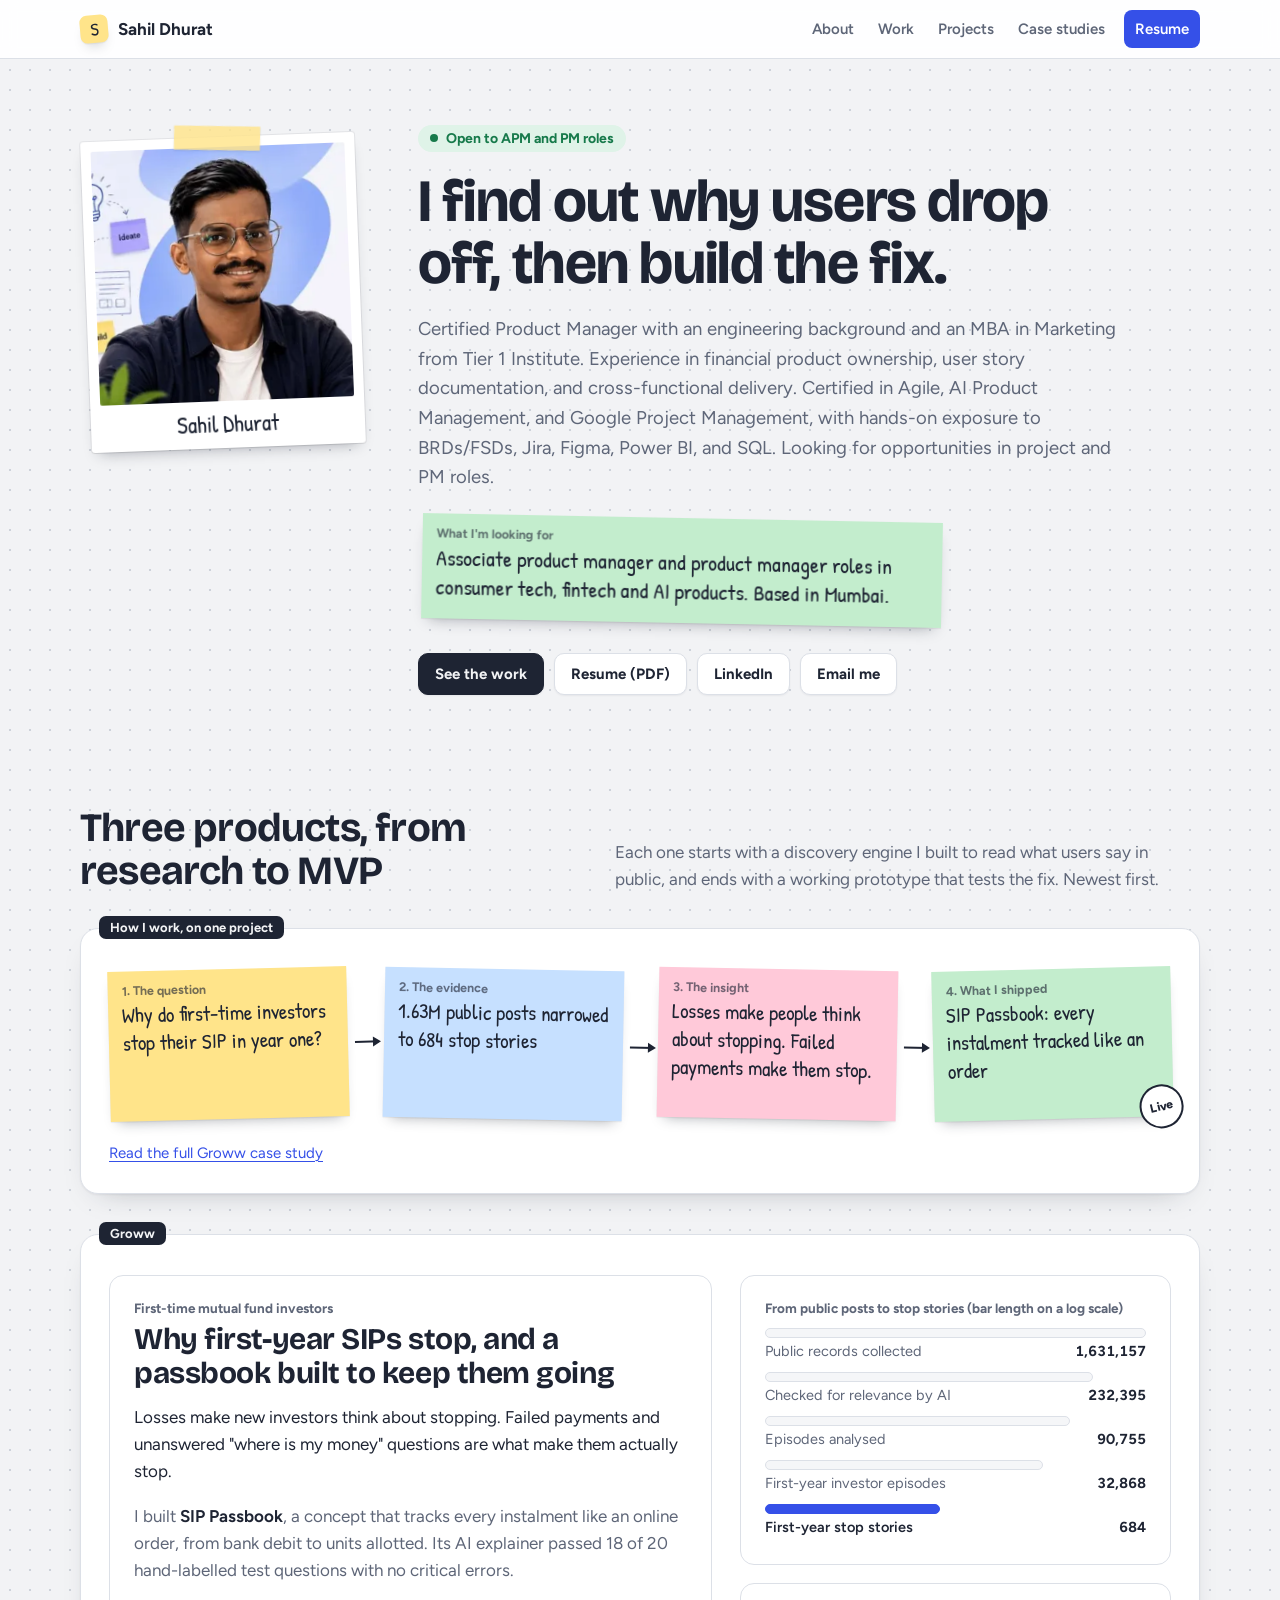
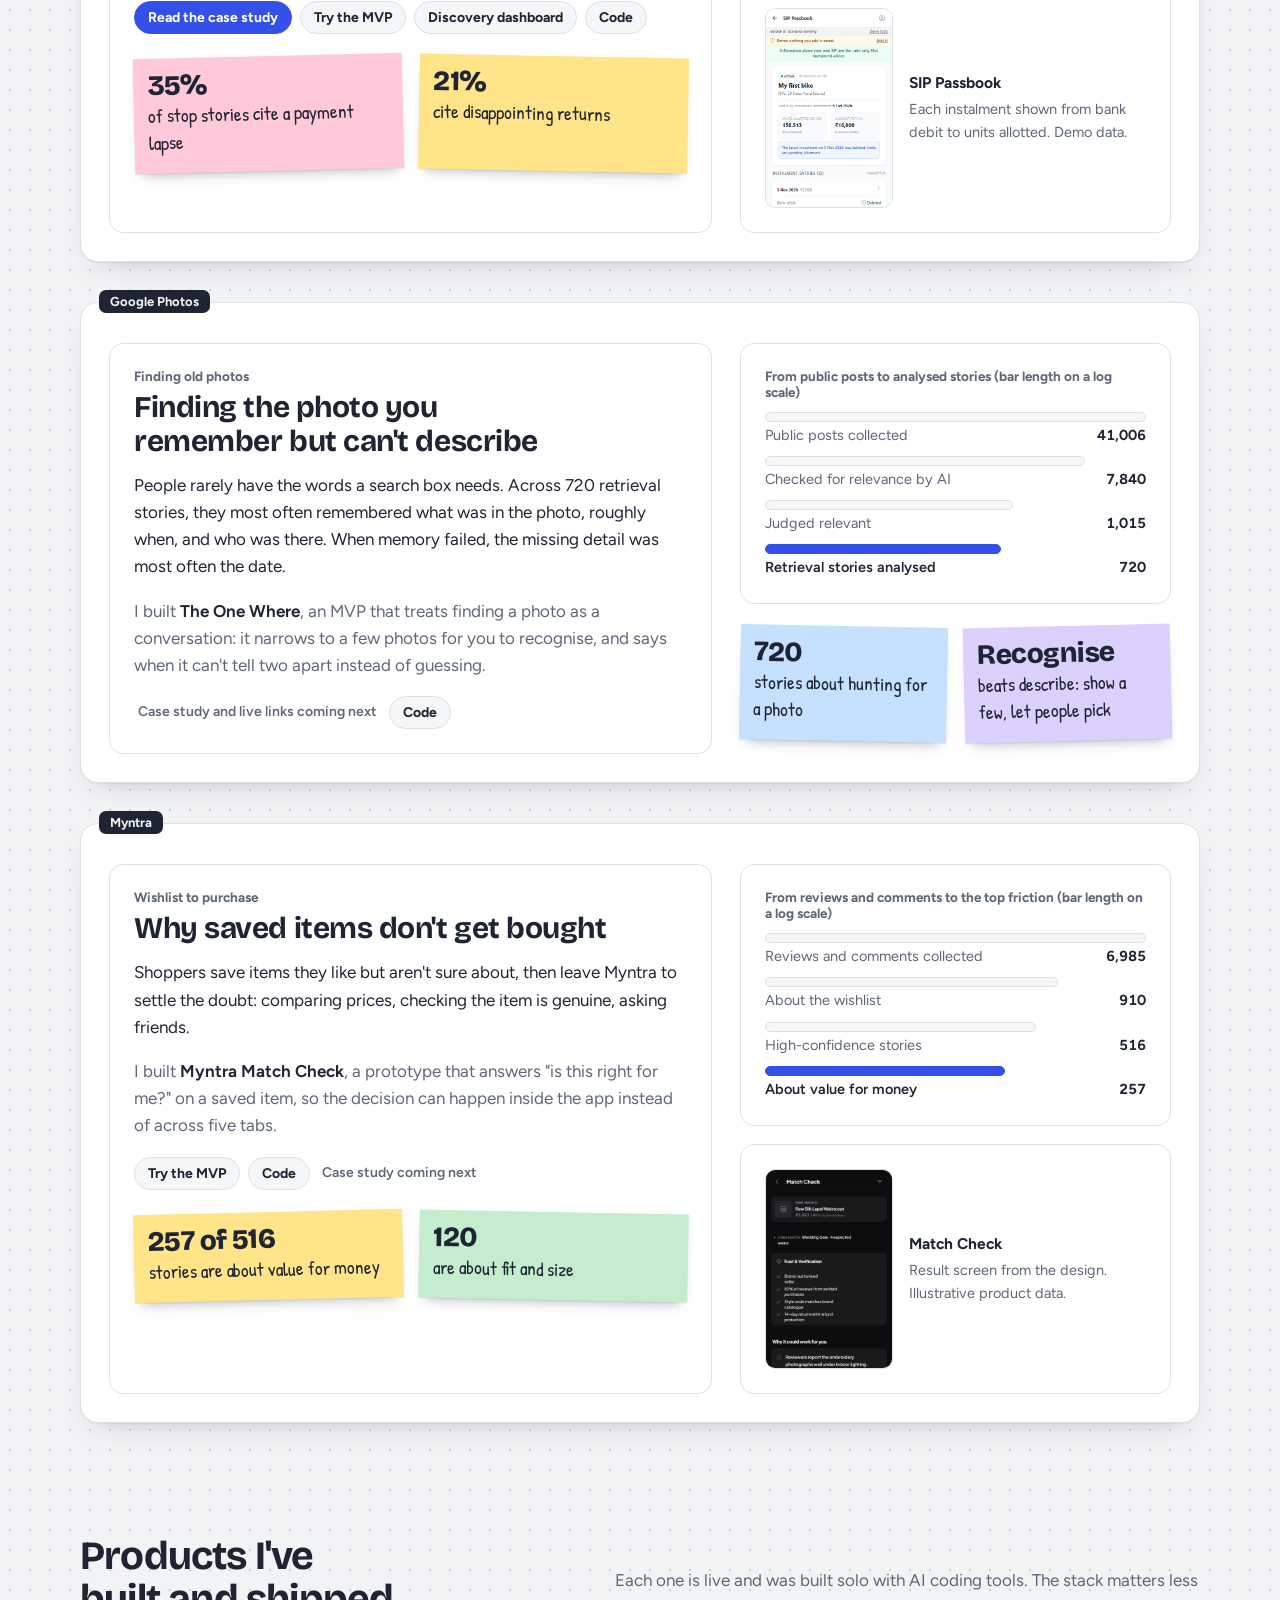
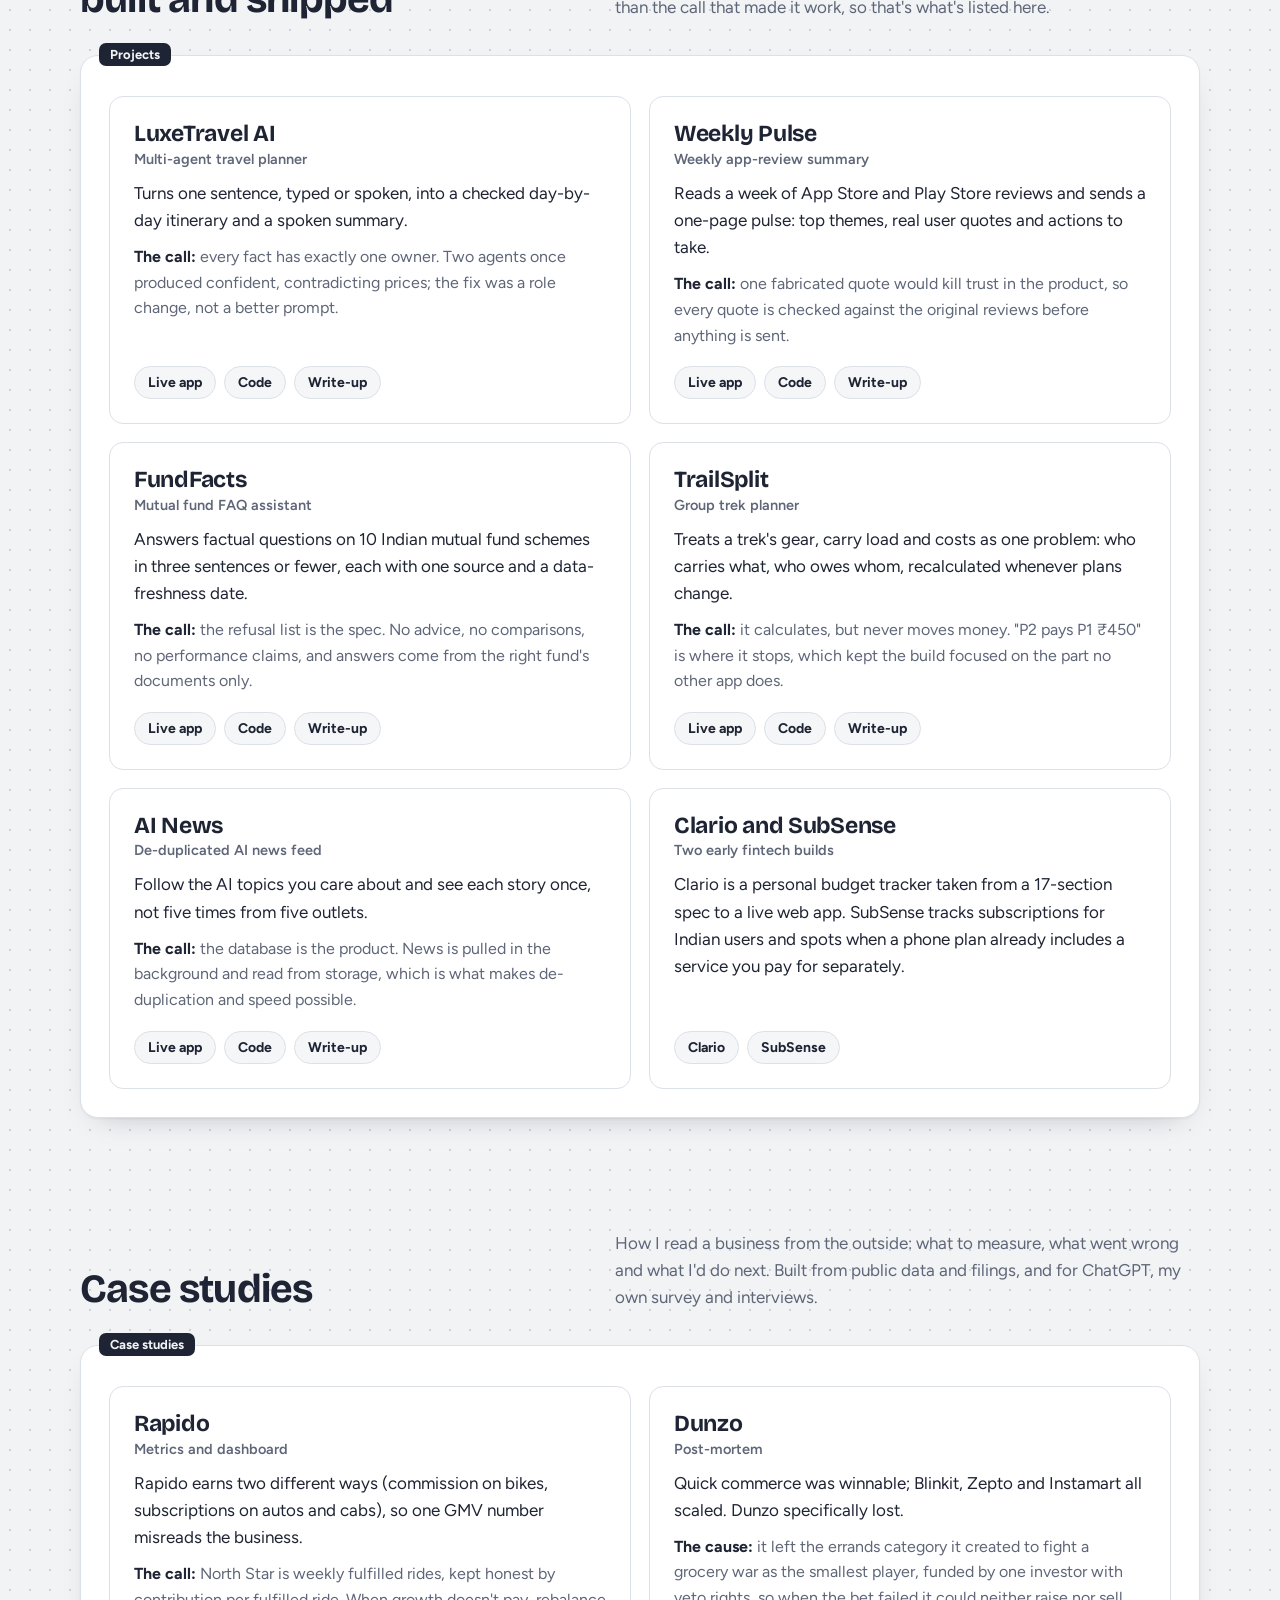
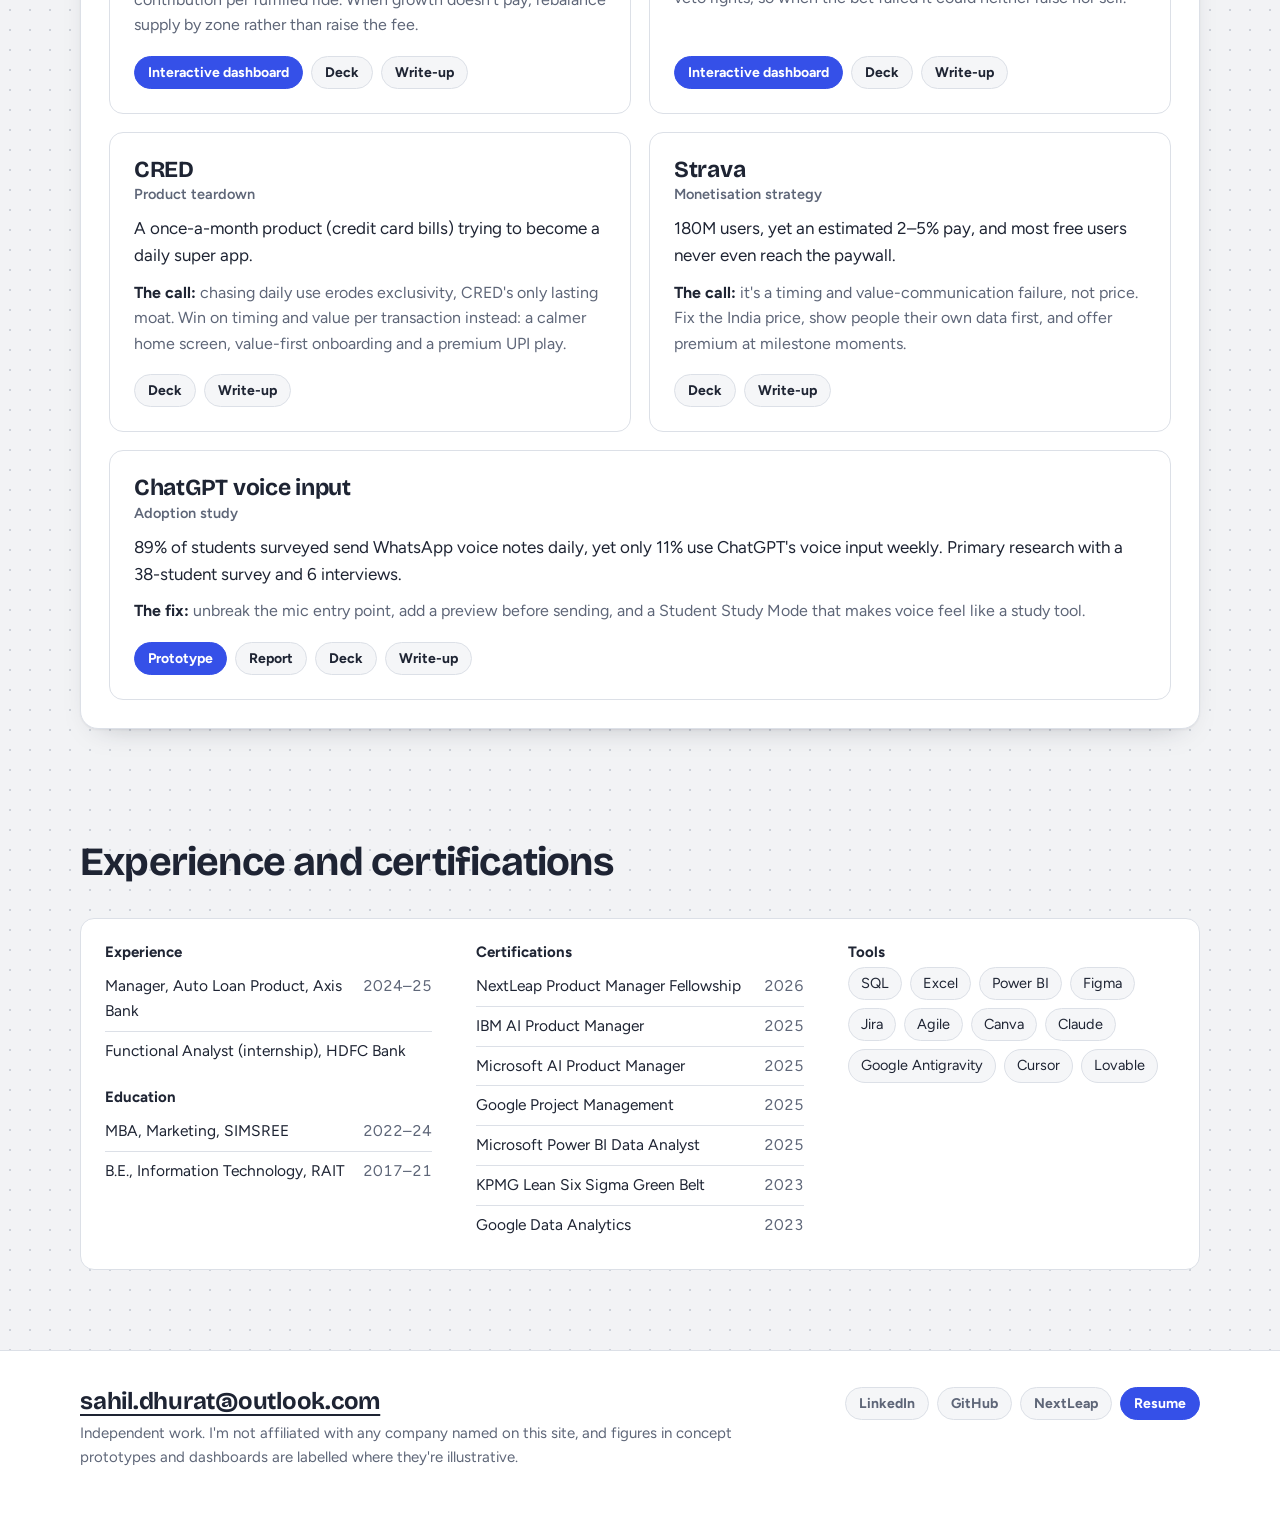
<file: preview/index.html>
<!doctype html>
<html lang="en-GB">
<head>
<meta charset="utf-8">
<meta name="viewport" content="width=device-width, initial-scale=1">
<title>Sahil Dhurat — Product Manager</title>
<meta name="description" content="Product manager portfolio: discovery research, live MVPs and case studies by Sahil Dhurat.">
<meta name="robots" content="noindex">
<meta name="theme-color" content="#F2F3F5" media="(prefers-color-scheme: light)">
<meta name="theme-color" content="#14171F" media="(prefers-color-scheme: dark)">
<link rel="preload" href="assets/fonts/bricolage-grotesque-latin-opsz-normal.woff2" as="font" type="font/woff2" crossorigin>
<link rel="preload" href="assets/fonts/figtree-latin-wght-normal.woff2" as="font" type="font/woff2" crossorigin>
<link rel="preload" href="assets/fonts/patrick-hand-latin-400-normal.woff2" as="font" type="font/woff2" crossorigin>
<link rel="stylesheet" href="assets/site.css">
</head>
<body>
<a class="skip" href="#main">Skip to content</a>

<header class="toolbar">
  <div class="wrap">
    <a class="mark" href="./"><i aria-hidden="true">S</i>Sahil Dhurat</a>
    <nav class="site-nav" aria-label="Main">
      <a class="hide-sm" href="#about">About</a>
      <a href="#work">Work</a>
      <a class="hide-sm" href="#projects">Projects</a>
      <a class="hide-sm" href="#case-studies">Case studies</a>
      <a class="nav-resume" href="https://drive.google.com/file/d/16mVuV6dT9pFEHMeCt_t-MgY8AIMUmg17/view?usp=sharing">Resume</a>
    </nav>
  </div>
</header>

<main id="main">

<section class="hero" id="about" aria-labelledby="hero-title">
  <div class="wrap">
    <figure class="polaroid">
      <img src="assets/img/sahil.webp" width="320" height="320" alt="Illustrated portrait of Sahil Dhurat">
      <figcaption>Sahil Dhurat</figcaption>
    </figure>
    <div class="intro">
      <p class="badge">Open to APM and PM roles</p>
      <h1 id="hero-title">I find out why users drop off, then build the fix.</h1>
      <p class="lede">Certified Product Manager with an engineering background and an MBA in Marketing from Tier 1 Institute. Experience in financial product ownership, user story documentation, and cross-functional delivery. Certified in Agile, AI Product Management, and Google Project Management, with hands-on exposure to BRDs/FSDs, Jira, Figma, Power BI, and SQL. Looking for opportunities in project and PM roles.</p>
      <div class="sticky s-green tilt-r looking"><span class="k">What I'm looking for</span><span class="v">Associate product manager and product manager roles in consumer tech, fintech and AI products. Based in Mumbai.</span></div>
      <div class="btns">
        <a class="btn btn-primary" href="#work">See the work</a>
        <a class="btn" href="https://drive.google.com/file/d/16mVuV6dT9pFEHMeCt_t-MgY8AIMUmg17/view?usp=sharing">Resume (PDF)</a>
        <a class="btn" href="https://www.linkedin.com/in/sahil-dhurat/">LinkedIn</a>
        <a class="btn" href="mailto:sahil.dhurat@outlook.com">Email me</a>
      </div>
    </div>
  </div>
</section>

<section class="section" id="work" aria-labelledby="work-title">
  <div class="wrap">
    <div class="section-head">
      <h2 id="work-title">Three products, from research to MVP</h2>
      <p>Each one starts with a discovery engine I built to read what users say in public, and ends with a working prototype that tests the fix. Newest first.</p>
    </div>

    <div class="stack">

      <div class="frame how-board" aria-labelledby="how-title">
        <span class="tab" id="how-title">How I work, on one project</span>
        <ol class="how">
          <li class="sticky s-yellow tilt-l"><span class="k">1. The question</span><span class="v">Why do first-time investors stop their SIP in year one?</span></li>
          <li class="sticky s-blue tilt-r"><span class="k">2. The evidence</span><span class="v">1.63M public posts narrowed to 684 stop stories</span></li>
          <li class="sticky s-pink tilt-r"><span class="k">3. The insight</span><span class="v">Losses make people think about stopping. Failed payments make them stop.</span></li>
          <li class="sticky s-green tilt-l"><span class="k">4. What I shipped</span><span class="v">SIP Passbook: every instalment tracked like an order</span><span class="stamp" aria-hidden="true">Live</span></li>
        </ol>
        <div class="cursor" aria-hidden="true"><svg width="18" height="20" viewBox="0 0 18 20"><path d="M1 1 L16 9 L9 11 L6 18 Z" fill="#F2602F" stroke="#fff" stroke-width="1.5"/></svg><span>Sahil</span></div>
        <p class="how-link"><a class="text-link" href="work/groww.html">Read the full Groww case study</a></p>
      </div>

      <article class="frame" aria-labelledby="f-groww">
        <span class="tab">Groww</span>
        <div class="flagship">
          <div class="card">
            <p class="co">First-time mutual fund investors</p>
            <h3 id="f-groww"><a href="work/groww.html">Why first-year SIPs stop, and a passbook built to keep them going</a></h3>
            <p>Losses make new investors think about stopping. Failed payments and unanswered "where is my money" questions are what make them actually stop.</p>
            <p class="built">I built <strong>SIP Passbook</strong>, a concept that tracks every instalment like an online order, from bank debit to units allotted. Its AI explainer passed 18 of 20 hand-labelled test questions with no critical errors.</p>
            <ul class="chips">
              <li class="go"><a href="work/groww.html">Read the case study</a></li>
              <li><a href="https://sippassbook.vercel.app/">Try the MVP</a></li>
              <li><a href="https://site-bice-three-88.vercel.app/">Discovery dashboard</a></li>
              <li><a href="https://github.com/sahildhurat/groww-engine">Code</a></li>
            </ul>
            <div class="notes2">
              <div class="sticky s-pink tilt-l"><b>35%</b><span class="v">of stop stories cite a payment lapse</span></div>
              <div class="sticky s-yellow tilt-r"><b>21%</b><span class="v">cite disappointing returns</span></div>
            </div>
          </div>
          <div class="side">
            <figure class="card funnel">
              <figcaption>From public posts to stop stories (bar length on a log scale)</figcaption>
              <ol>
                <li style="--w:100%"><span class="bar"></span><span class="row"><span>Public records collected</span><b>1,631,157</b></span></li>
                <li style="--w:86%"><span class="bar"></span><span class="row"><span>Checked for relevance by AI</span><b>232,395</b></span></li>
                <li style="--w:80%"><span class="bar"></span><span class="row"><span>Episodes analysed</span><b>90,755</b></span></li>
                <li style="--w:73%"><span class="bar"></span><span class="row"><span>First-year investor episodes</span><b>32,868</b></span></li>
                <li style="--w:46%"><span class="bar"></span><span class="row"><span>First-year stop stories</span><b>684</b></span></li>
              </ol>
            </figure>
            <div class="card shot"><img src="assets/img/sip-passbook.png" width="390" height="780" loading="lazy" alt="SIP Passbook screen showing an active SIP and its latest instalment"><p><b>SIP Passbook</b>Each instalment shown from bank debit to units allotted. Demo data.</p></div>
          </div>
        </div>
      </article>

      <article class="frame" aria-labelledby="f-photos">
        <span class="tab">Google Photos</span>
        <div class="flagship">
          <div class="card">
            <p class="co">Finding old photos</p>
            <h3 id="f-photos">Finding the photo you remember but can't describe</h3>
            <p>People rarely have the words a search box needs. Across 720 retrieval stories, they most often remembered what was in the photo, roughly when, and who was there. When memory failed, the missing detail was most often the date.</p>
            <p class="built">I built <strong>The One Where</strong>, an MVP that treats finding a photo as a conversation: it narrows to a few photos for you to recognise, and says when it can't tell two apart instead of guessing.</p>
            <ul class="chips">
              <li class="note">Case study and live links coming next</li>
              <li><a href="https://github.com/sahildhurat/google-photos">Code</a></li>
            </ul>
          </div>
          <div class="side">
            <figure class="card funnel">
              <figcaption>From public posts to analysed stories (bar length on a log scale)</figcaption>
              <ol>
                <li style="--w:100%"><span class="bar"></span><span class="row"><span>Public posts collected</span><b>41,006</b></span></li>
                <li style="--w:84%"><span class="bar"></span><span class="row"><span>Checked for relevance by AI</span><b>7,840</b></span></li>
                <li style="--w:65%"><span class="bar"></span><span class="row"><span>Judged relevant</span><b>1,015</b></span></li>
                <li style="--w:62%"><span class="bar"></span><span class="row"><span>Retrieval stories analysed</span><b>720</b></span></li>
              </ol>
            </figure>
            <div class="notes2" style="margin-top:4px">
              <div class="sticky s-blue tilt-r"><b>720</b><span class="v">stories about hunting for a photo</span></div>
              <div class="sticky s-violet tilt-l"><b>Recognise</b><span class="v">beats describe: show a few, let people pick</span></div>
            </div>
          </div>
        </div>
      </article>

      <article class="frame" aria-labelledby="f-myntra">
        <span class="tab">Myntra</span>
        <div class="flagship">
          <div class="card">
            <p class="co">Wishlist to purchase</p>
            <h3 id="f-myntra">Why saved items don't get bought</h3>
            <p>Shoppers save items they like but aren't sure about, then leave Myntra to settle the doubt: comparing prices, checking the item is genuine, asking friends.</p>
            <p class="built">I built <strong>Myntra Match Check</strong>, a prototype that answers "is this right for me?" on a saved item, so the decision can happen inside the app instead of across five tabs.</p>
            <ul class="chips">
              <li><a href="https://myntra-match-check-rho.vercel.app/">Try the MVP</a></li>
              <li><a href="https://github.com/sahildhurat/gradprojectmyntra">Code</a></li>
              <li class="note">Case study coming next</li>
            </ul>
            <div class="notes2">
              <div class="sticky s-yellow tilt-l"><b>257 of 516</b><span class="v">stories are about value for money</span></div>
              <div class="sticky s-green tilt-r"><b>120</b><span class="v">are about fit and size</span></div>
            </div>
          </div>
          <div class="side">
            <figure class="card funnel">
              <figcaption>From reviews and comments to the top friction (bar length on a log scale)</figcaption>
              <ol>
                <li style="--w:100%"><span class="bar"></span><span class="row"><span>Reviews and comments collected</span><b>6,985</b></span></li>
                <li style="--w:77%"><span class="bar"></span><span class="row"><span>About the wishlist</span><b>910</b></span></li>
                <li style="--w:71%"><span class="bar"></span><span class="row"><span>High-confidence stories</span><b>516</b></span></li>
                <li style="--w:63%"><span class="bar"></span><span class="row"><span>About value for money</span><b>257</b></span></li>
              </ol>
            </figure>
            <div class="card shot"><img src="assets/img/myntra-match-check.png" width="360" height="800" loading="lazy" alt="Match Check result screen for a saved waistcoat, listing trust checks and reasons it could work"><p><b>Match Check</b>Result screen from the design. Illustrative product data.</p></div>
          </div>
        </div>
      </article>

    </div>
  </div>
</section>

<section class="section" id="projects" aria-labelledby="projects-title">
  <div class="wrap">
    <div class="section-head">
      <h2 id="projects-title">Products I've built and shipped</h2>
      <p>Each one is live and was built solo with AI coding tools. The stack matters less than the call that made it work, so that's what's listed here.</p>
    </div>
    <div class="frame">
      <span class="tab">Projects</span>
      <div class="grid2">
        <article class="card item">
          <h3>LuxeTravel AI</h3><p class="kind">Multi-agent travel planner</p>
          <p class="what">Turns one sentence, typed or spoken, into a checked day-by-day itinerary and a spoken summary.</p>
          <p class="call"><b>The call:</b> every fact has exactly one owner. Two agents once produced confident, contradicting prices; the fix was a role change, not a better prompt.</p>
          <ul class="chips"><li><a href="https://mas-murex-one.vercel.app/">Live app</a></li><li><a href="https://github.com/sahildhurat/MAS">Code</a></li><li><a href="https://sahildhurat.notion.site/3aadeea52e9d80ab8908f2aad19b8d54">Write-up</a></li></ul>
        </article>
        <article class="card item">
          <h3>Weekly Pulse</h3><p class="kind">Weekly app-review summary</p>
          <p class="what">Reads a week of App Store and Play Store reviews and sends a one-page pulse: top themes, real user quotes and actions to take.</p>
          <p class="call"><b>The call:</b> one fabricated quote would kill trust in the product, so every quote is checked against the original reviews before anything is sent.</p>
          <ul class="chips"><li><a href="https://mcp-server-spd2.vercel.app/">Live app</a></li><li><a href="https://github.com/sahildhurat/MCP-SERVER">Code</a></li><li><a href="https://sahildhurat.notion.site/3abdeea52e9d80cbb525e8c50e0fd59c">Write-up</a></li></ul>
        </article>
        <article class="card item">
          <h3>FundFacts</h3><p class="kind">Mutual fund FAQ assistant</p>
          <p class="what">Answers factual questions on 10 Indian mutual fund schemes in three sentences or fewer, each with one source and a data-freshness date.</p>
          <p class="call"><b>The call:</b> the refusal list is the spec. No advice, no comparisons, no performance claims, and answers come from the right fund's documents only.</p>
          <ul class="chips"><li><a href="https://rag-ecru.vercel.app/">Live app</a></li><li><a href="https://github.com/sahildhurat/RAG">Code</a></li><li><a href="https://sahildhurat.notion.site/3abdeea52e9d80a49198fd016742d22f">Write-up</a></li></ul>
        </article>
        <article class="card item">
          <h3>TrailSplit</h3><p class="kind">Group trek planner</p>
          <p class="what">Treats a trek's gear, carry load and costs as one problem: who carries what, who owes whom, recalculated whenever plans change.</p>
          <p class="call"><b>The call:</b> it calculates, but never moves money. "P2 pays P1 ₹450" is where it stops, which kept the build focused on the part no other app does.</p>
          <ul class="chips"><li><a href="https://trek-plan.vercel.app/">Live app</a></li><li><a href="https://github.com/sahildhurat/TrekPlan">Code</a></li><li><a href="https://sahildhurat.notion.site/3abdeea52e9d8010b802fc34db06f3ba">Write-up</a></li></ul>
        </article>
        <article class="card item">
          <h3>AI News</h3><p class="kind">De-duplicated AI news feed</p>
          <p class="what">Follow the AI topics you care about and see each story once, not five times from five outlets.</p>
          <p class="call"><b>The call:</b> the database is the product. News is pulled in the background and read from storage, which is what makes de-duplication and speed possible.</p>
          <ul class="chips"><li><a href="https://ai-newss-theta.vercel.app/">Live app</a></li><li><a href="https://github.com/sahildhurat/AI-News">Code</a></li><li><a href="https://sahildhurat.notion.site/38bdeea52e9d806b8851f199622239f2">Write-up</a></li></ul>
        </article>
        <article class="card item">
          <h3>Clario and SubSense</h3><p class="kind">Two early fintech builds</p>
          <p class="what">Clario is a personal budget tracker taken from a 17-section spec to a live web app. SubSense tracks subscriptions for Indian users and spots when a phone plan already includes a service you pay for separately.</p>
          <ul class="chips"><li><a href="https://clario-pocket-pal.lovable.app/">Clario</a></li><li><a href="https://subsense-your-pocket.lovable.app/">SubSense</a></li></ul>
        </article>
      </div>
    </div>
  </div>
</section>

<section class="section" id="case-studies" aria-labelledby="cases-title">
  <div class="wrap">
    <div class="section-head">
      <h2 id="cases-title">Case studies</h2>
      <p>How I read a business from the outside: what to measure, what went wrong and what I'd do next. Built from public data and filings, and for ChatGPT, my own survey and interviews.</p>
    </div>
    <div class="frame">
      <span class="tab">Case studies</span>
      <div class="grid2">
        <article class="card item">
          <h3>Rapido</h3><p class="kind">Metrics and dashboard</p>
          <p class="what">Rapido earns two different ways (commission on bikes, subscriptions on autos and cabs), so one GMV number misreads the business.</p>
          <p class="call"><b>The call:</b> North Star is weekly fulfilled rides, kept honest by contribution per fulfilled ride. When growth doesn't pay, rebalance supply by zone rather than raise the fee.</p>
          <ul class="chips"><li class="go"><a href="https://sahildhurat.github.io/Rapido_Dashboard/">Interactive dashboard</a></li><li><a href="https://drive.google.com/file/d/1CsDw8NSYSGovo_aSEPP8B-euRCRor7dQ/view?usp=sharing">Deck</a></li><li><a href="https://sahildhurat.notion.site/389deea52e9d80d7b675fb103d9cb6de">Write-up</a></li></ul>
        </article>
        <article class="card item">
          <h3>Dunzo</h3><p class="kind">Post-mortem</p>
          <p class="what">Quick commerce was winnable; Blinkit, Zepto and Instamart all scaled. Dunzo specifically lost.</p>
          <p class="call"><b>The cause:</b> it left the errands category it created to fight a grocery war as the smallest player, funded by one investor with veto rights, so when the bet failed it could neither raise nor sell.</p>
          <ul class="chips"><li class="go"><a href="https://sahildhurat.github.io/DunzoPostMortem/">Interactive dashboard</a></li><li><a href="https://drive.google.com/file/d/1TZpohYWo9zm0Oq2NqM5EfVXHuOhYOJ4e/view?usp=sharing">Deck</a></li><li><a href="https://sahildhurat.notion.site/38adeea52e9d80cfb8c1c525fac9520d">Write-up</a></li></ul>
        </article>
        <article class="card item">
          <h3>CRED</h3><p class="kind">Product teardown</p>
          <p class="what">A once-a-month product (credit card bills) trying to become a daily super app.</p>
          <p class="call"><b>The call:</b> chasing daily use erodes exclusivity, CRED's only lasting moat. Win on timing and value per transaction instead: a calmer home screen, value-first onboarding and a premium UPI play.</p>
          <ul class="chips"><li><a href="https://drive.google.com/file/d/1vigNym51adtElAeXyNW3fnwuIkvLwiT5/view?usp=sharing">Deck</a></li><li><a href="https://sahildhurat.notion.site/38adeea52e9d803dbc5ec2132424ddb6">Write-up</a></li></ul>
        </article>
        <article class="card item">
          <h3>Strava</h3><p class="kind">Monetisation strategy</p>
          <p class="what">180M users, yet an estimated 2–5% pay, and most free users never even reach the paywall.</p>
          <p class="call"><b>The call:</b> it's a timing and value-communication failure, not price. Fix the India price, show people their own data first, and offer premium at milestone moments.</p>
          <ul class="chips"><li><a href="https://drive.google.com/file/d/1mhK2jKIDctCnuXhxxfQ_IN7yk5vc2CHE/view?usp=sharing">Deck</a></li><li><a href="https://sahildhurat.notion.site/38adeea52e9d805e9032f91657711d15">Write-up</a></li></ul>
        </article>
        <article class="card item wide">
          <h3>ChatGPT voice input</h3><p class="kind">Adoption study</p>
          <p class="what">89% of students surveyed send WhatsApp voice notes daily, yet only 11% use ChatGPT's voice input weekly. Primary research with a 38-student survey and 6 interviews.</p>
          <p class="call"><b>The fix:</b> unbreak the mic entry point, add a preview before sending, and a Student Study Mode that makes voice feel like a study tool.</p>
          <ul class="chips"><li class="go"><a href="https://www.figma.com/proto/nqnSDW9rDSXiiJatxFcLrt/ChatGPT?node-id=1-31&amp;p=f&amp;scaling=scale-down&amp;content-scaling=fixed&amp;page-id=0%3A1&amp;starting-point-node-id=1%3A31">Prototype</a></li><li><a href="https://drive.google.com/file/d/1mVekJ1o_73i878aiSmYrm5hK3ZbXp1-4/view?usp=sharing">Report</a></li><li><a href="https://drive.google.com/file/d/1Jqcy5GAsfVbZSHHMV6yszLKNnvy1zO1x/view?usp=sharing">Deck</a></li><li><a href="https://sahildhurat.notion.site/38adeea52e9d80ec9ca1cdf5b2bf98af">Write-up</a></li></ul>
        </article>
      </div>
    </div>
  </div>
</section>

<section class="section" id="experience" aria-labelledby="experience-title">
  <div class="wrap">
    <div class="section-head"><h2 id="experience-title">Experience and certifications</h2></div>
    <div class="card facts">
      <div>
        <h3>Experience</h3>
        <ul>
          <li><span>Manager, Auto Loan Product, Axis Bank</span><span>2024–25</span></li>
          <li><span>Functional Analyst (internship), HDFC Bank</span><span></span></li>
        </ul>
      </div>
      <div>
        <h3>Education</h3>
        <ul>
          <li><span>MBA, Marketing, SIMSREE</span><span>2022–24</span></li>
          <li><span>B.E., Information Technology, RAIT</span><span>2017–21</span></li>
        </ul>
      </div>
      <div>
        <h3>Certifications</h3>
        <ul>
          <li><span>NextLeap Product Manager Fellowship</span><span>2026</span></li>
          <li><span>IBM AI Product Manager</span><span>2025</span></li>
          <li><span>Microsoft AI Product Manager</span><span>2025</span></li>
          <li><span>Google Project Management</span><span>2025</span></li>
          <li><span>Microsoft Power BI Data Analyst</span><span>2025</span></li>
          <li><span>KPMG Lean Six Sigma Green Belt</span><span>2023</span></li>
          <li><span>Google Data Analytics</span><span>2023</span></li>
        </ul>
      </div>
      <div>
        <h3>Tools</h3>
        <ul class="tools">
          <li>SQL</li><li>Excel</li><li>Power BI</li><li>Figma</li><li>Jira</li><li>Agile</li><li>Canva</li><li>Claude</li><li>Google Antigravity</li><li>Cursor</li><li>Lovable</li>
        </ul>
      </div>
    </div>
  </div>
</section>

</main>

<footer class="site-foot">
  <div class="wrap">
    <div>
      <p class="contact"><a href="mailto:sahil.dhurat@outlook.com">sahil.dhurat@outlook.com</a></p>
      <p class="disclaimer">Independent work. I'm not affiliated with any company named on this site, and figures in concept prototypes and dashboards are labelled where they're illustrative.</p>
    </div>
    <ul class="chips">
      <li><a href="https://www.linkedin.com/in/sahil-dhurat/">LinkedIn</a></li>
      <li><a href="https://github.com/sahildhurat">GitHub</a></li>
      <li><a href="https://nextleap.app/portfolio/sahil-dhurat">NextLeap</a></li>
      <li class="go"><a href="https://drive.google.com/file/d/16mVuV6dT9pFEHMeCt_t-MgY8AIMUmg17/view?usp=sharing">Resume</a></li>
    </ul>
  </div>
</footer>
</body>
</html>
</file>
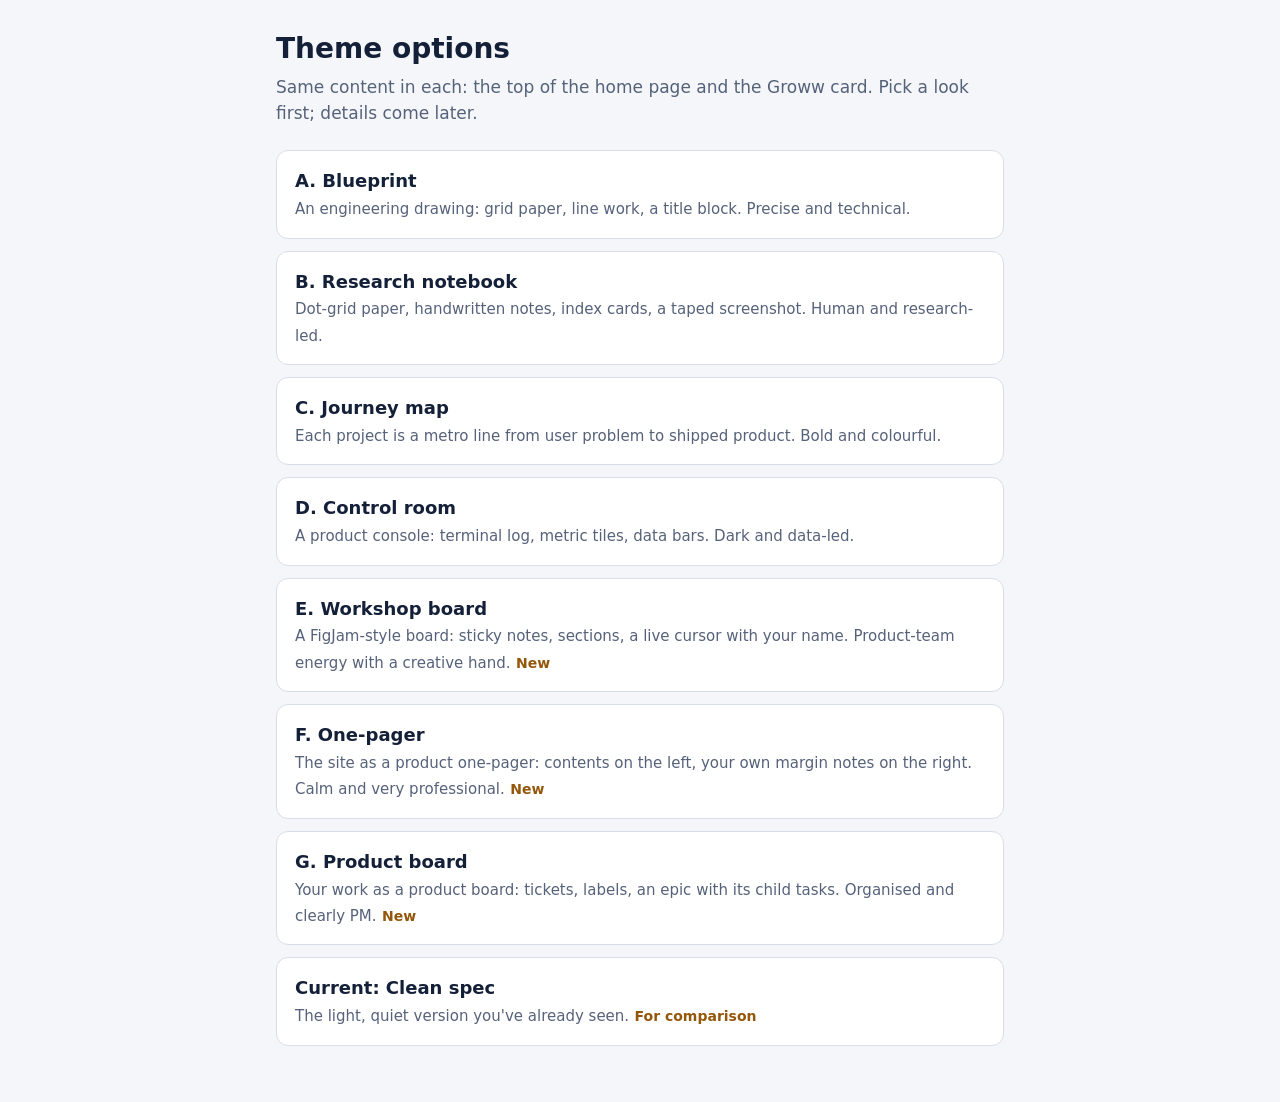
<file: preview/themes/index.html>
<!doctype html>
<html lang="en-GB">
<head>
<meta charset="utf-8">
<meta name="viewport" content="width=device-width, initial-scale=1">
<title>Theme options — Sahil Dhurat</title>
<meta name="robots" content="noindex">
<style>
:root { --bg: #F4F6F9; --ink: #142038; --soft: #56627A; --line: #D8DEE8; --card: #fff; --link: #94570A; }
@media (prefers-color-scheme: dark) { :root:not([data-theme="light"]) { --bg: #0E182C; --ink: #E6EBF3; --soft: #9AA6BC; --line: #26344F; --card: #15223A; --link: #F2B552; } }
:root[data-theme="dark"] { --bg: #0E182C; --ink: #E6EBF3; --soft: #9AA6BC; --line: #26344F; --card: #15223A; --link: #F2B552; }
* { box-sizing: border-box; }
body { margin: 0; background: var(--bg); color: var(--ink); font: 17px/1.55 system-ui, -apple-system, "Segoe UI", Roboto, sans-serif; }
main { max-width: 760px; margin: 0 auto; padding: 32px 16px 56px; }
h1 { font-size: 28px; line-height: 1.2; margin: 0 0 8px; }
p.lede { color: var(--soft); margin: 0 0 24px; }
ol { list-style: none; padding: 0; margin: 0; display: grid; gap: 12px; }
li a { display: block; background: var(--card); border: 1px solid var(--line); border-radius: 12px; padding: 16px 18px; text-decoration: none; color: inherit; }
li a:hover { border-color: var(--ink); }
li b { display: block; font-size: 18px; }
li span { color: var(--soft); font-size: 15px; }
li em { color: var(--link); font-style: normal; font-size: 14px; font-weight: 600; }
</style>
</head>
<body>
<main>
  <h1>Theme options</h1>
  <p class="lede">Same content in each: the top of the home page and the Groww card. Pick a look first; details come later.</p>
  <ol>
    <li><a href="a-blueprint.html"><b>A. Blueprint</b><span>An engineering drawing: grid paper, line work, a title block. Precise and technical.</span></a></li>
    <li><a href="b-notebook.html"><b>B. Research notebook</b><span>Dot-grid paper, handwritten notes, index cards, a taped screenshot. Human and research-led.</span></a></li>
    <li><a href="c-journey.html"><b>C. Journey map</b><span>Each project is a metro line from user problem to shipped product. Bold and colourful.</span></a></li>
    <li><a href="d-console.html"><b>D. Control room</b><span>A product console: terminal log, metric tiles, data bars. Dark and data-led.</span></a></li>
    <li><a href="e-board.html"><b>E. Workshop board</b><span>A FigJam-style board: sticky notes, sections, a live cursor with your name. Product-team energy with a creative hand.</span> <em>New</em></a></li>
    <li><a href="f-prd.html"><b>F. One-pager</b><span>The site as a product one-pager: contents on the left, your own margin notes on the right. Calm and very professional.</span> <em>New</em></a></li>
    <li><a href="g-sprint.html"><b>G. Product board</b><span>Your work as a product board: tickets, labels, an epic with its child tasks. Organised and clearly PM.</span> <em>New</em></a></li>
    <li><a href="../"><b>Current: Clean spec</b><span>The light, quiet version you've already seen.</span> <em>For comparison</em></a></li>
  </ol>
</main>
</body>
</html>
</file>
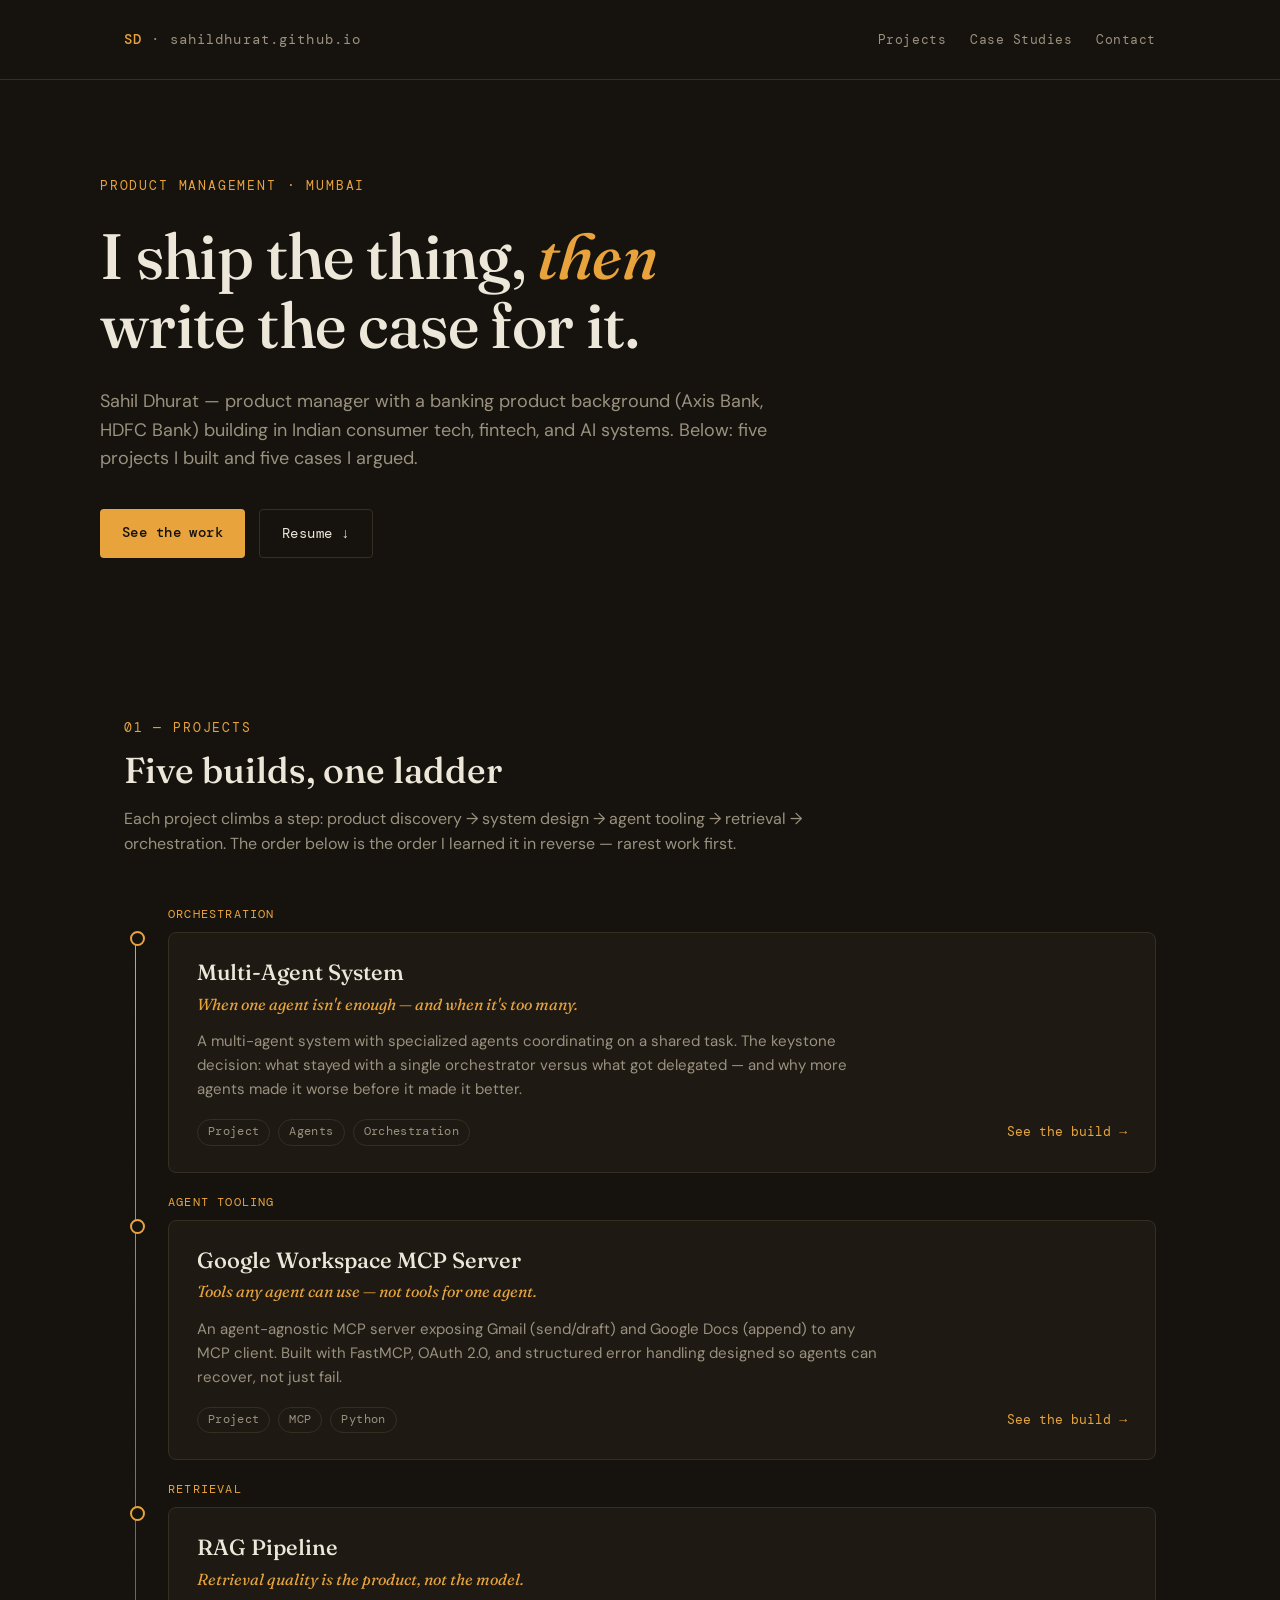
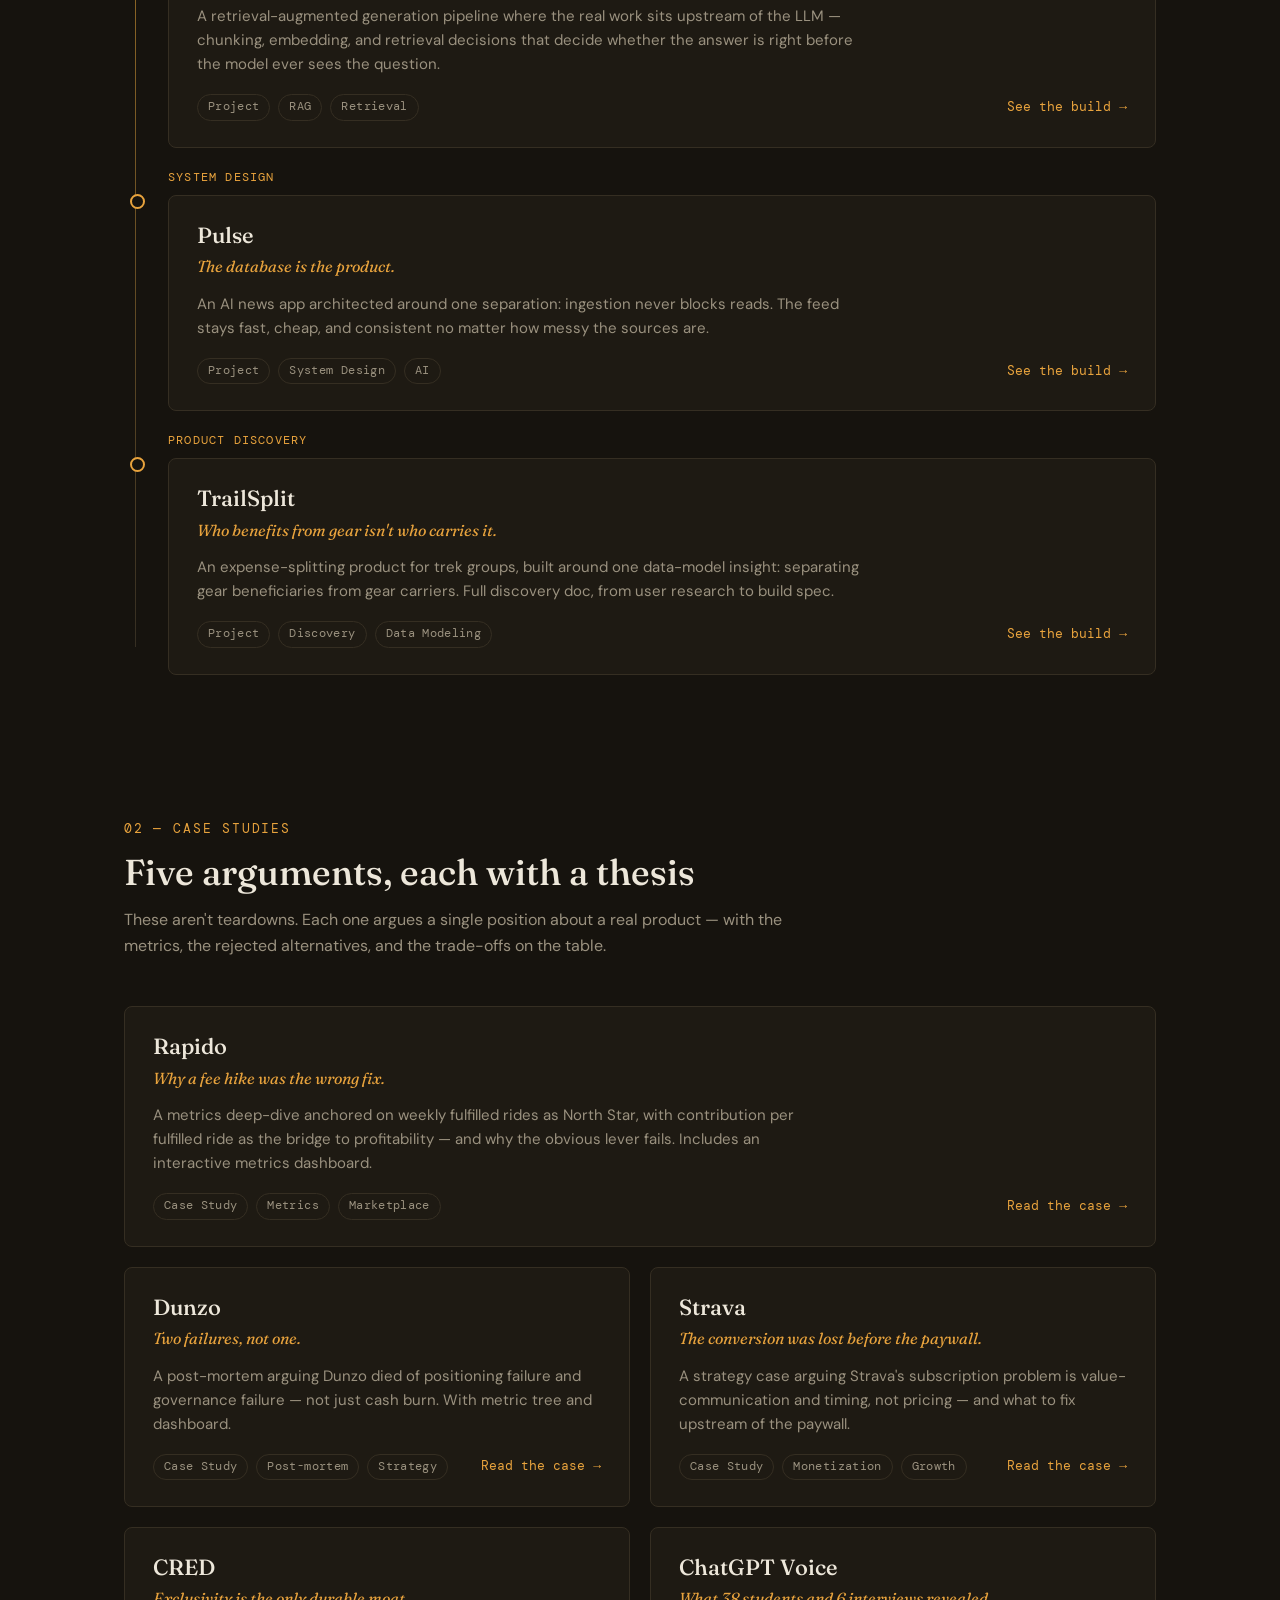
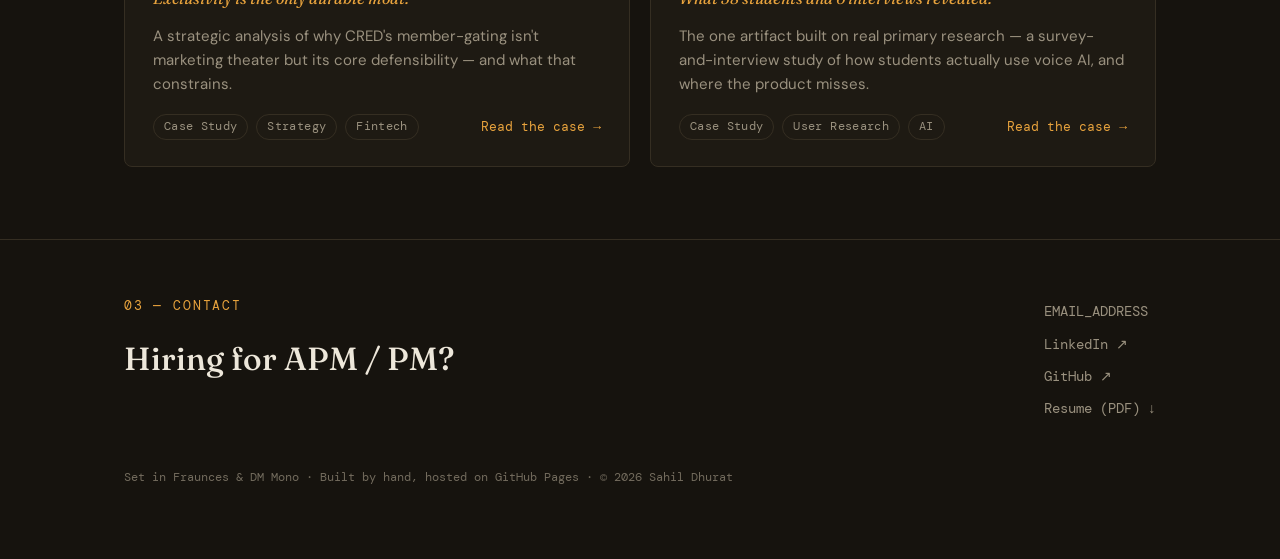
<file: index_1.html>
<!DOCTYPE html>
<html lang="en">
<head>
<meta charset="UTF-8">
<meta name="viewport" content="width=device-width, initial-scale=1.0">
<title>Sahil Dhurat — Product Manager</title>
<meta name="description" content="Product portfolio of Sahil Dhurat — 5 shipped projects and 5 case studies across Indian consumer tech, fintech, and AI systems.">
<link rel="preconnect" href="https://fonts.googleapis.com">
<link rel="preconnect" href="https://fonts.gstatic.com" crossorigin>
<link href="https://fonts.googleapis.com/css2?family=Fraunces:opsz,wght@9..144,400;9..144,500;9..144,600&family=DM+Mono:wght@400;500&family=DM+Sans:opsz,wght@9..40,400;9..40,500&display=swap" rel="stylesheet">
<style>
  :root {
    --ink: #16130e;
    --surface: #1e1a13;
    --surface-2: #262118;
    --line: #352e22;
    --text: #ede7da;
    --muted: #9a917f;
    --amber: #e8a33d;
    --amber-dim: #8a6425;
  }

  * { margin: 0; padding: 0; box-sizing: border-box; }

  html { scroll-behavior: smooth; }
  @media (prefers-reduced-motion: reduce) {
    html { scroll-behavior: auto; }
    *, *::before, *::after { animation: none !important; transition: none !important; }
  }

  body {
    background: var(--ink);
    color: var(--text);
    font-family: 'DM Sans', system-ui, sans-serif;
    font-size: 16px;
    line-height: 1.6;
    -webkit-font-smoothing: antialiased;
  }

  .wrap { max-width: 1080px; margin: 0 auto; padding: 0 24px; }

  a { color: inherit; }
  a:focus-visible { outline: 2px solid var(--amber); outline-offset: 3px; border-radius: 2px; }

  /* ---------- Header ---------- */
  header {
    padding: 28px 0;
    border-bottom: 1px solid var(--line);
  }
  .header-row { display: flex; justify-content: space-between; align-items: baseline; gap: 16px; flex-wrap: wrap; }
  .logo { font-family: 'DM Mono', monospace; font-size: 14px; letter-spacing: 0.08em; color: var(--muted); text-decoration: none; }
  .logo strong { color: var(--amber); font-weight: 500; }
  nav { display: flex; gap: 24px; }
  nav a { font-family: 'DM Mono', monospace; font-size: 13px; color: var(--muted); text-decoration: none; letter-spacing: 0.04em; }
  nav a:hover { color: var(--amber); }

  /* ---------- Hero ---------- */
  .hero { padding: 96px 0 88px; }
  .eyebrow {
    font-family: 'DM Mono', monospace;
    font-size: 13px;
    letter-spacing: 0.14em;
    text-transform: uppercase;
    color: var(--amber);
    margin-bottom: 24px;
  }
  h1 {
    font-family: 'Fraunces', serif;
    font-weight: 500;
    font-size: clamp(38px, 6vw, 64px);
    line-height: 1.08;
    letter-spacing: -0.01em;
    max-width: 17ch;
  }
  h1 em {
    font-style: italic;
    color: var(--amber);
  }
  .hero p {
    margin-top: 28px;
    max-width: 58ch;
    color: var(--muted);
    font-size: 18px;
  }
  .hero-links { margin-top: 36px; display: flex; gap: 14px; flex-wrap: wrap; }
  .btn {
    font-family: 'DM Mono', monospace;
    font-size: 14px;
    text-decoration: none;
    padding: 12px 22px;
    border-radius: 4px;
    letter-spacing: 0.03em;
  }
  .btn-primary { background: var(--amber); color: var(--ink); font-weight: 500; }
  .btn-primary:hover { background: #f0b155; }
  .btn-ghost { border: 1px solid var(--line); color: var(--text); }
  .btn-ghost:hover { border-color: var(--amber-dim); color: var(--amber); }

  /* ---------- Section shells ---------- */
  section { padding: 72px 0; }
  .section-head { margin-bottom: 12px; }
  .section-head .eyebrow { margin-bottom: 12px; }
  h2 {
    font-family: 'Fraunces', serif;
    font-weight: 500;
    font-size: clamp(26px, 3.4vw, 36px);
    line-height: 1.15;
  }
  .section-intro { color: var(--muted); max-width: 62ch; margin-top: 14px; margin-bottom: 48px; }

  /* ---------- The ladder (projects) ---------- */
  .ladder { position: relative; display: flex; flex-direction: column; gap: 20px; }
  .ladder::before {
    content: "";
    position: absolute;
    left: 11px;
    top: 28px;
    bottom: 28px;
    width: 1px;
    background: linear-gradient(to bottom, var(--amber), var(--amber-dim), var(--line));
  }
  .rung { position: relative; padding-left: 44px; }
  .rung::before {
    content: "";
    position: absolute;
    left: 6px;
    top: 26px;
    width: 11px;
    height: 11px;
    border-radius: 50%;
    background: var(--ink);
    border: 2px solid var(--amber);
  }
  .rung-label {
    font-family: 'DM Mono', monospace;
    font-size: 12px;
    letter-spacing: 0.1em;
    text-transform: uppercase;
    color: var(--amber);
    margin-bottom: 8px;
  }

  /* ---------- Cards ---------- */
  .card {
    display: block;
    text-decoration: none;
    background: var(--surface);
    border: 1px solid var(--line);
    border-radius: 8px;
    padding: 26px 28px;
    transition: border-color 0.18s ease, background 0.18s ease;
  }
  .card:hover { border-color: var(--amber-dim); background: var(--surface-2); }
  .card h3 {
    font-family: 'Fraunces', serif;
    font-weight: 500;
    font-size: 22px;
    line-height: 1.2;
  }
  .hook {
    font-family: 'Fraunces', serif;
    font-style: italic;
    color: var(--amber);
    font-size: 16px;
    margin-top: 6px;
  }
  .card p.summary { color: var(--muted); font-size: 15px; margin-top: 12px; max-width: 68ch; }
  .card-foot {
    margin-top: 18px;
    display: flex;
    justify-content: space-between;
    align-items: center;
    gap: 12px;
    flex-wrap: wrap;
  }
  .tags { display: flex; gap: 8px; flex-wrap: wrap; }
  .tag {
    font-family: 'DM Mono', monospace;
    font-size: 11.5px;
    letter-spacing: 0.03em;
    color: var(--muted);
    border: 1px solid var(--line);
    border-radius: 999px;
    padding: 3px 10px;
  }
  .cta {
    font-family: 'DM Mono', monospace;
    font-size: 13px;
    color: var(--amber);
    white-space: nowrap;
  }
  .card:hover .cta { text-decoration: underline; text-underline-offset: 3px; }

  /* ---------- Case study grid ---------- */
  .cs-grid { display: grid; grid-template-columns: 1fr 1fr; gap: 20px; }
  @media (max-width: 760px) { .cs-grid { grid-template-columns: 1fr; } }
  .cs-grid .card:first-child { grid-column: 1 / -1; }

  /* ---------- Footer ---------- */
  footer {
    border-top: 1px solid var(--line);
    padding: 56px 0 72px;
  }
  .foot-row { display: flex; justify-content: space-between; gap: 24px; flex-wrap: wrap; align-items: flex-start; }
  footer h2 { font-size: clamp(24px, 3vw, 32px); }
  .foot-links { display: flex; flex-direction: column; gap: 10px; margin-top: 4px; }
  .foot-links a {
    font-family: 'DM Mono', monospace;
    font-size: 14px;
    color: var(--muted);
    text-decoration: none;
  }
  .foot-links a:hover { color: var(--amber); }
  .colophon {
    margin-top: 48px;
    font-family: 'DM Mono', monospace;
    font-size: 12px;
    color: var(--muted);
    opacity: 0.7;
  }
</style>
</head>
<body>

<header>
  <div class="wrap header-row">
    <a class="logo" href="#top"><strong>SD</strong> · sahildhurat.github.io</a>
    <nav>
      <a href="#projects">Projects</a>
      <a href="#case-studies">Case Studies</a>
      <a href="#contact">Contact</a>
    </nav>
  </div>
</header>

<main id="top">

  <div class="wrap hero">
    <div class="eyebrow">Product Management · Mumbai</div>
    <h1>I ship the thing, <em>then</em> write the case for it.</h1>
    <p>Sahil Dhurat — product manager with a banking product background (Axis Bank, HDFC Bank) building in Indian consumer tech, fintech, and AI systems. Below: five projects I built and five cases I argued.</p>
    <div class="hero-links">
      <a class="btn btn-primary" href="#projects">See the work</a>
      <a class="btn btn-ghost" href="RESUME_PDF_LINK">Resume ↓</a>
    </div>
  </div>

  <section id="projects">
    <div class="wrap">
      <div class="section-head">
        <div class="eyebrow">01 — Projects</div>
        <h2>Five builds, one ladder</h2>
      </div>
      <p class="section-intro">Each project climbs a step: product discovery → system design → agent tooling → retrieval → orchestration. The order below is the order I learned it in reverse — rarest work first.</p>

      <div class="ladder">

        <div class="rung">
          <div class="rung-label">Orchestration</div>
          <a class="card" href="MULTI_AGENT_LINK">
            <h3>Multi-Agent System</h3>
            <div class="hook">When one agent isn't enough — and when it's too many.</div>
            <p class="summary">A multi-agent system with specialized agents coordinating on a shared task. The keystone decision: what stayed with a single orchestrator versus what got delegated — and why more agents made it worse before it made it better.</p>
            <div class="card-foot">
              <div class="tags"><span class="tag">Project</span><span class="tag">Agents</span><span class="tag">Orchestration</span></div>
              <span class="cta">See the build →</span>
            </div>
          </a>
        </div>

        <div class="rung">
          <div class="rung-label">Agent tooling</div>
          <a class="card" href="MCP_SERVER_LINK">
            <h3>Google Workspace MCP Server</h3>
            <div class="hook">Tools any agent can use — not tools for one agent.</div>
            <p class="summary">An agent-agnostic MCP server exposing Gmail (send/draft) and Google Docs (append) to any MCP client. Built with FastMCP, OAuth 2.0, and structured error handling designed so agents can recover, not just fail.</p>
            <div class="card-foot">
              <div class="tags"><span class="tag">Project</span><span class="tag">MCP</span><span class="tag">Python</span></div>
              <span class="cta">See the build →</span>
            </div>
          </a>
        </div>

        <div class="rung">
          <div class="rung-label">Retrieval</div>
          <a class="card" href="RAG_PROJECT_LINK">
            <h3>RAG Pipeline</h3>
            <div class="hook">Retrieval quality is the product, not the model.</div>
            <p class="summary">A retrieval-augmented generation pipeline where the real work sits upstream of the LLM — chunking, embedding, and retrieval decisions that decide whether the answer is right before the model ever sees the question.</p>
            <div class="card-foot">
              <div class="tags"><span class="tag">Project</span><span class="tag">RAG</span><span class="tag">Retrieval</span></div>
              <span class="cta">See the build →</span>
            </div>
          </a>
        </div>

        <div class="rung">
          <div class="rung-label">System design</div>
          <a class="card" href="PULSE_LINK">
            <h3>Pulse</h3>
            <div class="hook">The database is the product.</div>
            <p class="summary">An AI news app architected around one separation: ingestion never blocks reads. The feed stays fast, cheap, and consistent no matter how messy the sources are.</p>
            <div class="card-foot">
              <div class="tags"><span class="tag">Project</span><span class="tag">System Design</span><span class="tag">AI</span></div>
              <span class="cta">See the build →</span>
            </div>
          </a>
        </div>

        <div class="rung">
          <div class="rung-label">Product discovery</div>
          <a class="card" href="TRAILSPLIT_LINK">
            <h3>TrailSplit</h3>
            <div class="hook">Who benefits from gear isn't who carries it.</div>
            <p class="summary">An expense-splitting product for trek groups, built around one data-model insight: separating gear beneficiaries from gear carriers. Full discovery doc, from user research to build spec.</p>
            <div class="card-foot">
              <div class="tags"><span class="tag">Project</span><span class="tag">Discovery</span><span class="tag">Data Modeling</span></div>
              <span class="cta">See the build →</span>
            </div>
          </a>
        </div>

      </div>
    </div>
  </section>

  <section id="case-studies">
    <div class="wrap">
      <div class="section-head">
        <div class="eyebrow">02 — Case Studies</div>
        <h2>Five arguments, each with a thesis</h2>
      </div>
      <p class="section-intro">These aren't teardowns. Each one argues a single position about a real product — with the metrics, the rejected alternatives, and the trade-offs on the table.</p>

      <div class="cs-grid">

        <a class="card" href="RAPIDO_LINK">
          <h3>Rapido</h3>
          <div class="hook">Why a fee hike was the wrong fix.</div>
          <p class="summary">A metrics deep-dive anchored on weekly fulfilled rides as North Star, with contribution per fulfilled ride as the bridge to profitability — and why the obvious lever fails. Includes an interactive metrics dashboard.</p>
          <div class="card-foot">
            <div class="tags"><span class="tag">Case Study</span><span class="tag">Metrics</span><span class="tag">Marketplace</span></div>
            <span class="cta">Read the case →</span>
          </div>
        </a>

        <a class="card" href="DUNZO_LINK">
          <h3>Dunzo</h3>
          <div class="hook">Two failures, not one.</div>
          <p class="summary">A post-mortem arguing Dunzo died of positioning failure and governance failure — not just cash burn. With metric tree and dashboard.</p>
          <div class="card-foot">
            <div class="tags"><span class="tag">Case Study</span><span class="tag">Post-mortem</span><span class="tag">Strategy</span></div>
            <span class="cta">Read the case →</span>
          </div>
        </a>

        <a class="card" href="STRAVA_LINK">
          <h3>Strava</h3>
          <div class="hook">The conversion was lost before the paywall.</div>
          <p class="summary">A strategy case arguing Strava's subscription problem is value-communication and timing, not pricing — and what to fix upstream of the paywall.</p>
          <div class="card-foot">
            <div class="tags"><span class="tag">Case Study</span><span class="tag">Monetization</span><span class="tag">Growth</span></div>
            <span class="cta">Read the case →</span>
          </div>
        </a>

        <a class="card" href="CRED_LINK">
          <h3>CRED</h3>
          <div class="hook">Exclusivity is the only durable moat.</div>
          <p class="summary">A strategic analysis of why CRED's member-gating isn't marketing theater but its core defensibility — and what that constrains.</p>
          <div class="card-foot">
            <div class="tags"><span class="tag">Case Study</span><span class="tag">Strategy</span><span class="tag">Fintech</span></div>
            <span class="cta">Read the case →</span>
          </div>
        </a>

        <a class="card" href="CHATGPT_VOICE_LINK">
          <h3>ChatGPT Voice</h3>
          <div class="hook">What 38 students and 6 interviews revealed.</div>
          <p class="summary">The one artifact built on real primary research — a survey-and-interview study of how students actually use voice AI, and where the product misses.</p>
          <div class="card-foot">
            <div class="tags"><span class="tag">Case Study</span><span class="tag">User Research</span><span class="tag">AI</span></div>
            <span class="cta">Read the case →</span>
          </div>
        </a>

      </div>
    </div>
  </section>

</main>

<footer id="contact">
  <div class="wrap">
    <div class="foot-row">
      <div>
        <div class="eyebrow">03 — Contact</div>
        <h2>Hiring for APM / PM?</h2>
      </div>
      <div class="foot-links">
        <a href="mailto:EMAIL_ADDRESS">EMAIL_ADDRESS</a>
        <a href="LINKEDIN_URL">LinkedIn ↗</a>
        <a href="https://github.com/sahildhurat">GitHub ↗</a>
        <a href="RESUME_PDF_LINK">Resume (PDF) ↓</a>
      </div>
    </div>
    <p class="colophon">Set in Fraunces &amp; DM Mono · Built by hand, hosted on GitHub Pages · © 2026 Sahil Dhurat</p>
  </div>
</footer>

</body>
</html>
</file>
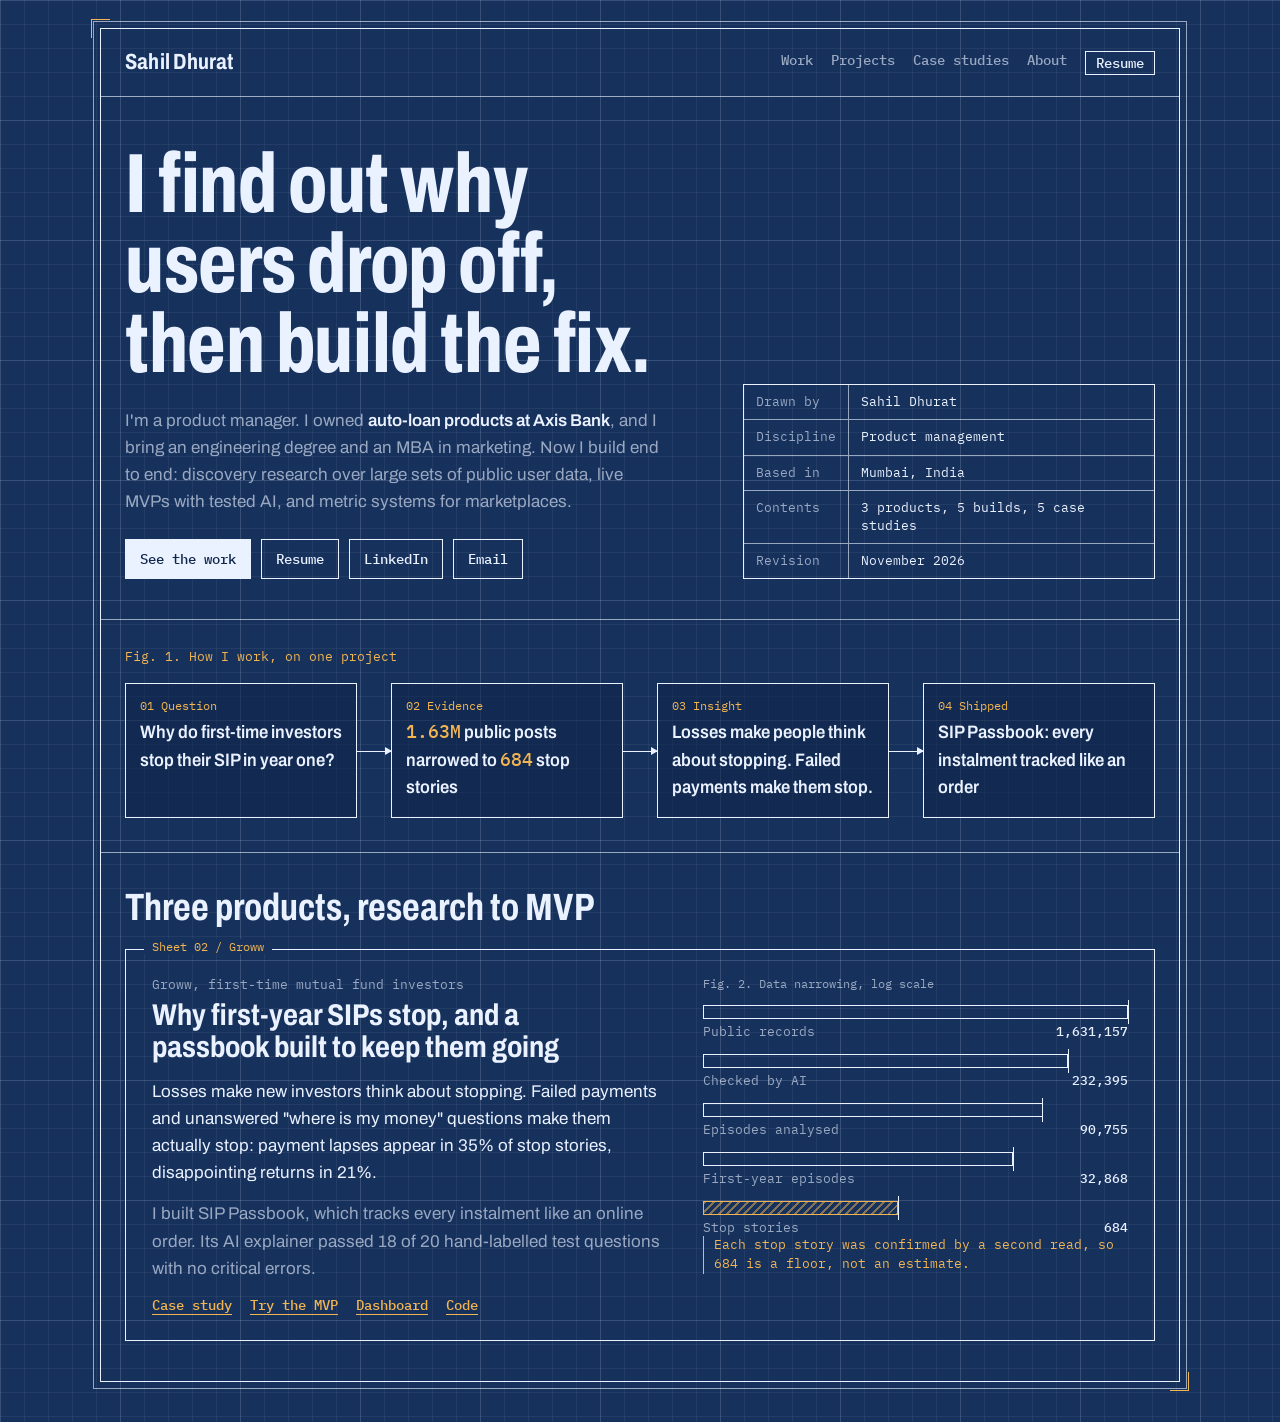
<file: preview/themes/a-blueprint.html>
<!doctype html>
<html lang="en-GB">
<head>
<meta charset="utf-8">
<meta name="viewport" content="width=device-width, initial-scale=1">
<title>Theme A: Blueprint — Sahil Dhurat</title>
<meta name="robots" content="noindex">
<style>
@font-face { font-family: "Archivo"; src: url("fonts/archivo-latin-wdth-normal.woff2") format("woff2"); font-weight: 100 900; font-stretch: 62% 125%; font-display: swap; }
@font-face { font-family: "Plex Mono"; src: url("fonts/ibm-plex-mono-latin-400-normal.woff2") format("woff2"); font-weight: 400; font-display: swap; }
@font-face { font-family: "Plex Mono"; src: url("fonts/ibm-plex-mono-latin-500-normal.woff2") format("woff2"); font-weight: 500; font-display: swap; }
@font-face { font-family: "Rupee"; src: url("fonts/dm-sans-latin-ext-opsz-normal.woff2") format("woff2"); unicode-range: U+20B9; }
:root {
  --bp: #16315C; --bp-deep: #10264A; --line: #EAF1FF; --faint: rgba(234,241,255,.62);
  --grid: rgba(234,241,255,.06); --grid-major: rgba(234,241,255,.11); --amber: #F2B552;
  --sans: "Rupee", "Archivo", system-ui, sans-serif; --mono: "Plex Mono", ui-monospace, monospace;
}
* { box-sizing: border-box; }
body { margin: 0; color: var(--line); font: 17px/1.6 var(--sans); background-color: var(--bp);
  background-image: linear-gradient(var(--grid-major) 1px, transparent 1px), linear-gradient(90deg, var(--grid-major) 1px, transparent 1px),
    linear-gradient(var(--grid) 1px, transparent 1px), linear-gradient(90deg, var(--grid) 1px, transparent 1px);
  background-size: 120px 120px, 120px 120px, 24px 24px, 24px 24px; }
a { color: inherit; }
.wrap { max-width: 1160px; margin: 0 auto; padding: 0 clamp(16px, 4vw, 40px); }
.sheet { border: 1.5px solid var(--line); outline: 1px solid var(--faint); outline-offset: 6px; margin: 28px 0 40px; position: relative; }
.sheet::before, .sheet::after { content: ""; position: absolute; width: 18px; height: 18px; border: 1.5px solid var(--amber); }
.sheet::before { top: -10px; left: -10px; border-right: 0; border-bottom: 0; }
.sheet::after { bottom: -10px; right: -10px; border-left: 0; border-top: 0; }
header { display: flex; justify-content: space-between; align-items: center; gap: 16px; padding: 16px 24px; border-bottom: 1px solid var(--faint); flex-wrap: wrap; }
.mark { font-weight: 700; font-stretch: 80%; font-size: 22px; letter-spacing: .01em; text-decoration: none; }
nav { display: flex; gap: 18px; flex-wrap: wrap; font: 500 14px var(--mono); }
nav a { text-decoration: none; color: var(--faint); }
nav a:hover, nav a.res { color: var(--line); }
nav a.res { border: 1px solid var(--line); padding: 2px 10px; }
.hero { display: grid; grid-template-columns: minmax(0, 7fr) minmax(0, 5fr); gap: 40px; padding: 48px 24px 40px; }
h1 { font-weight: 750; font-stretch: 72%; font-size: clamp(44px, 6.6vw, 84px); line-height: .95; letter-spacing: -.005em; margin: 0 0 22px; text-wrap: balance; }
.lede { color: var(--faint); max-width: 32em; margin: 0 0 24px; font-stretch: 100%; }
.lede b { color: var(--line); font-weight: 600; }
.btns { display: flex; flex-wrap: wrap; gap: 10px; }
.btn { font: 500 14px var(--mono); text-decoration: none; padding: 10px 14px; border: 1px solid var(--line); }
.btn.primary { background: var(--line); color: var(--bp-deep); }
.titleblock { align-self: end; border: 1.5px solid var(--line); font: 13px/1.4 var(--mono); display: grid; grid-template-columns: auto 1fr; }
.titleblock div { padding: 8px 12px; border-bottom: 1px solid var(--faint); }
.titleblock div:nth-child(odd) { color: var(--faint); border-right: 1px solid var(--faint); }
.titleblock div:nth-last-child(-n+2) { border-bottom: 0; }
.flow-wrap { border-top: 1px solid var(--faint); padding: 28px 24px 34px; }
.cap { font: 13px var(--mono); color: var(--amber); margin: 0 0 18px; }
.flow { list-style: none; margin: 0; padding: 0; display: grid; grid-template-columns: repeat(4, minmax(0, 1fr)); gap: 34px; counter-reset: s; }
.flow li { border: 1.5px solid var(--line); padding: 14px 14px 16px; position: relative; background: rgba(16,38,74,.55); }
.flow li:not(:last-child)::after { content: ""; position: absolute; top: 50%; right: -35px; width: 34px; height: 1.5px; background: var(--line); }
.flow li:not(:last-child)::before { content: ""; position: absolute; top: calc(50% - 4px); right: -36px; border-left: 7px solid var(--line); border-top: 4.5px solid transparent; border-bottom: 4.5px solid transparent; }
.flow .k { font: 12px var(--mono); color: var(--amber); display: block; margin-bottom: 6px; }
.flow .v { font-weight: 600; font-stretch: 90%; font-size: 18px; line-height: 1.3; }
.flow .fig { font-family: var(--mono); color: var(--amber); font-weight: 500; }
.section { padding: 36px 24px 40px; border-top: 1px solid var(--faint); }
.section h2 { font-weight: 700; font-stretch: 75%; font-size: 38px; line-height: 1; margin: 0 0 22px; }
.card { display: grid; grid-template-columns: minmax(0, 6fr) minmax(0, 5fr); gap: 40px; border: 1.5px solid var(--line); padding: 26px; position: relative; }
.card::before { content: "Sheet 02 / Groww"; position: absolute; top: -11px; left: 18px; background: var(--bp); padding: 0 8px; font: 12px var(--mono); color: var(--amber); }
.card .co { font: 13px var(--mono); color: var(--faint); margin: 0 0 6px; }
.card h3 { font-weight: 700; font-stretch: 82%; font-size: 30px; line-height: 1.08; margin: 0 0 14px; text-wrap: balance; }
.card p { margin: 0 0 14px; }
.card .built { color: var(--faint); }
.links { display: flex; flex-wrap: wrap; gap: 8px 18px; padding: 0; margin: 0; list-style: none; font: 500 14px var(--mono); }
.links a { color: var(--amber); text-underline-offset: 4px; }
.dims { margin: 0; }
.dims figcaption { font: 12px var(--mono); color: var(--faint); margin-bottom: 14px; }
.dims ol { list-style: none; margin: 0; padding: 0; display: grid; gap: 14px; }
.dims li { position: relative; }
.dims .bar { display: block; height: 14px; border: 1.5px solid var(--line); width: var(--w); position: relative; }
.dims .bar::after { content: ""; position: absolute; right: -1.5px; top: -6px; height: 24px; border-right: 1.5px solid var(--line); }
.dims li:last-child .bar { border-color: var(--amber); background: repeating-linear-gradient(135deg, rgba(242,181,82,.5) 0 2px, transparent 2px 6px); }
.dims .row { display: flex; justify-content: space-between; font: 13px var(--mono); color: var(--faint); margin-top: 4px; }
.dims .row b { color: var(--line); font-weight: 500; }
.note { margin-top: 18px; font: 13px/1.45 var(--mono); color: var(--amber); border-left: 1.5px solid var(--amber); padding-left: 10px; }
@media (max-width: 900px) {
  .hero, .card { grid-template-columns: minmax(0, 1fr); }
  .flow { grid-template-columns: minmax(0, 1fr); gap: 22px; }
  .flow li:not(:last-child)::after { top: auto; bottom: -23px; right: auto; left: 24px; width: 1.5px; height: 22px; }
  .flow li:not(:last-child)::before { top: auto; bottom: -24px; right: auto; left: 20px; border-left: 4.5px solid transparent; border-right: 4.5px solid transparent; border-top: 7px solid var(--line); border-bottom: 0; }
}
@media (max-width: 520px) { header, .hero, .flow-wrap, .section { padding-left: 16px; padding-right: 16px; } .card { padding: 20px 16px; } nav { gap: 12px; } .sheet { margin: 16px 0 24px; } }
</style>
</head>
<body>
<div class="wrap"><div class="sheet">
<header><a class="mark" href="#">Sahil Dhurat</a><nav><a href="#">Work</a><a href="#">Projects</a><a href="#">Case studies</a><a href="#">About</a><a class="res" href="#">Resume</a></nav></header>
<section class="hero">
  <div>
    <h1>I find out why users drop off, then build the fix.</h1>
    <p class="lede">I'm a product manager. I owned <b>auto-loan products at Axis Bank</b>, and I bring an engineering degree and an MBA in marketing. Now I build end to end: discovery research over large sets of public user data, live MVPs with tested AI, and metric systems for marketplaces.</p>
    <div class="btns"><a class="btn primary" href="#">See the work</a><a class="btn" href="#">Resume</a><a class="btn" href="#">LinkedIn</a><a class="btn" href="#">Email</a></div>
  </div>
  <div class="titleblock" aria-label="About this portfolio">
    <div>Drawn by</div><div>Sahil Dhurat</div>
    <div>Discipline</div><div>Product management</div>
    <div>Based in</div><div>Mumbai, India</div>
    <div>Contents</div><div>3 products, 5 builds, 5 case studies</div>
    <div>Revision</div><div>November 2026</div>
  </div>
</section>
<section class="flow-wrap">
  <p class="cap">Fig. 1. How I work, on one project</p>
  <ol class="flow">
    <li><span class="k">01 Question</span><span class="v">Why do first-time investors stop their SIP in year one?</span></li>
    <li><span class="k">02 Evidence</span><span class="v"><span class="fig">1.63M</span> public posts narrowed to <span class="fig">684</span> stop stories</span></li>
    <li><span class="k">03 Insight</span><span class="v">Losses make people think about stopping. Failed payments make them stop.</span></li>
    <li><span class="k">04 Shipped</span><span class="v">SIP Passbook: every instalment tracked like an order</span></li>
  </ol>
</section>
<section class="section">
  <h2>Three products, research to MVP</h2>
  <article class="card">
    <div>
      <p class="co">Groww, first-time mutual fund investors</p>
      <h3>Why first-year SIPs stop, and a passbook built to keep them going</h3>
      <p>Losses make new investors think about stopping. Failed payments and unanswered "where is my money" questions make them actually stop: payment lapses appear in 35% of stop stories, disappointing returns in 21%.</p>
      <p class="built">I built SIP Passbook, which tracks every instalment like an online order. Its AI explainer passed 18 of 20 hand-labelled test questions with no critical errors.</p>
      <ul class="links"><li><a href="#">Case study</a></li><li><a href="#">Try the MVP</a></li><li><a href="#">Dashboard</a></li><li><a href="#">Code</a></li></ul>
    </div>
    <figure class="dims">
      <figcaption>Fig. 2. Data narrowing, log scale</figcaption>
      <ol>
        <li><span class="bar" style="--w:100%"></span><span class="row"><span>Public records</span><b>1,631,157</b></span></li>
        <li><span class="bar" style="--w:86%"></span><span class="row"><span>Checked by AI</span><b>232,395</b></span></li>
        <li><span class="bar" style="--w:80%"></span><span class="row"><span>Episodes analysed</span><b>90,755</b></span></li>
        <li><span class="bar" style="--w:73%"></span><span class="row"><span>First-year episodes</span><b>32,868</b></span></li>
        <li><span class="bar" style="--w:46%"></span><span class="row"><span>Stop stories</span><b>684</b></span></li>
      </ol>
      <p class="note">Each stop story was confirmed by a second read, so 684 is a floor, not an estimate.</p>
    </figure>
  </article>
</section>
</div></div>
</body>
</html>
</file>
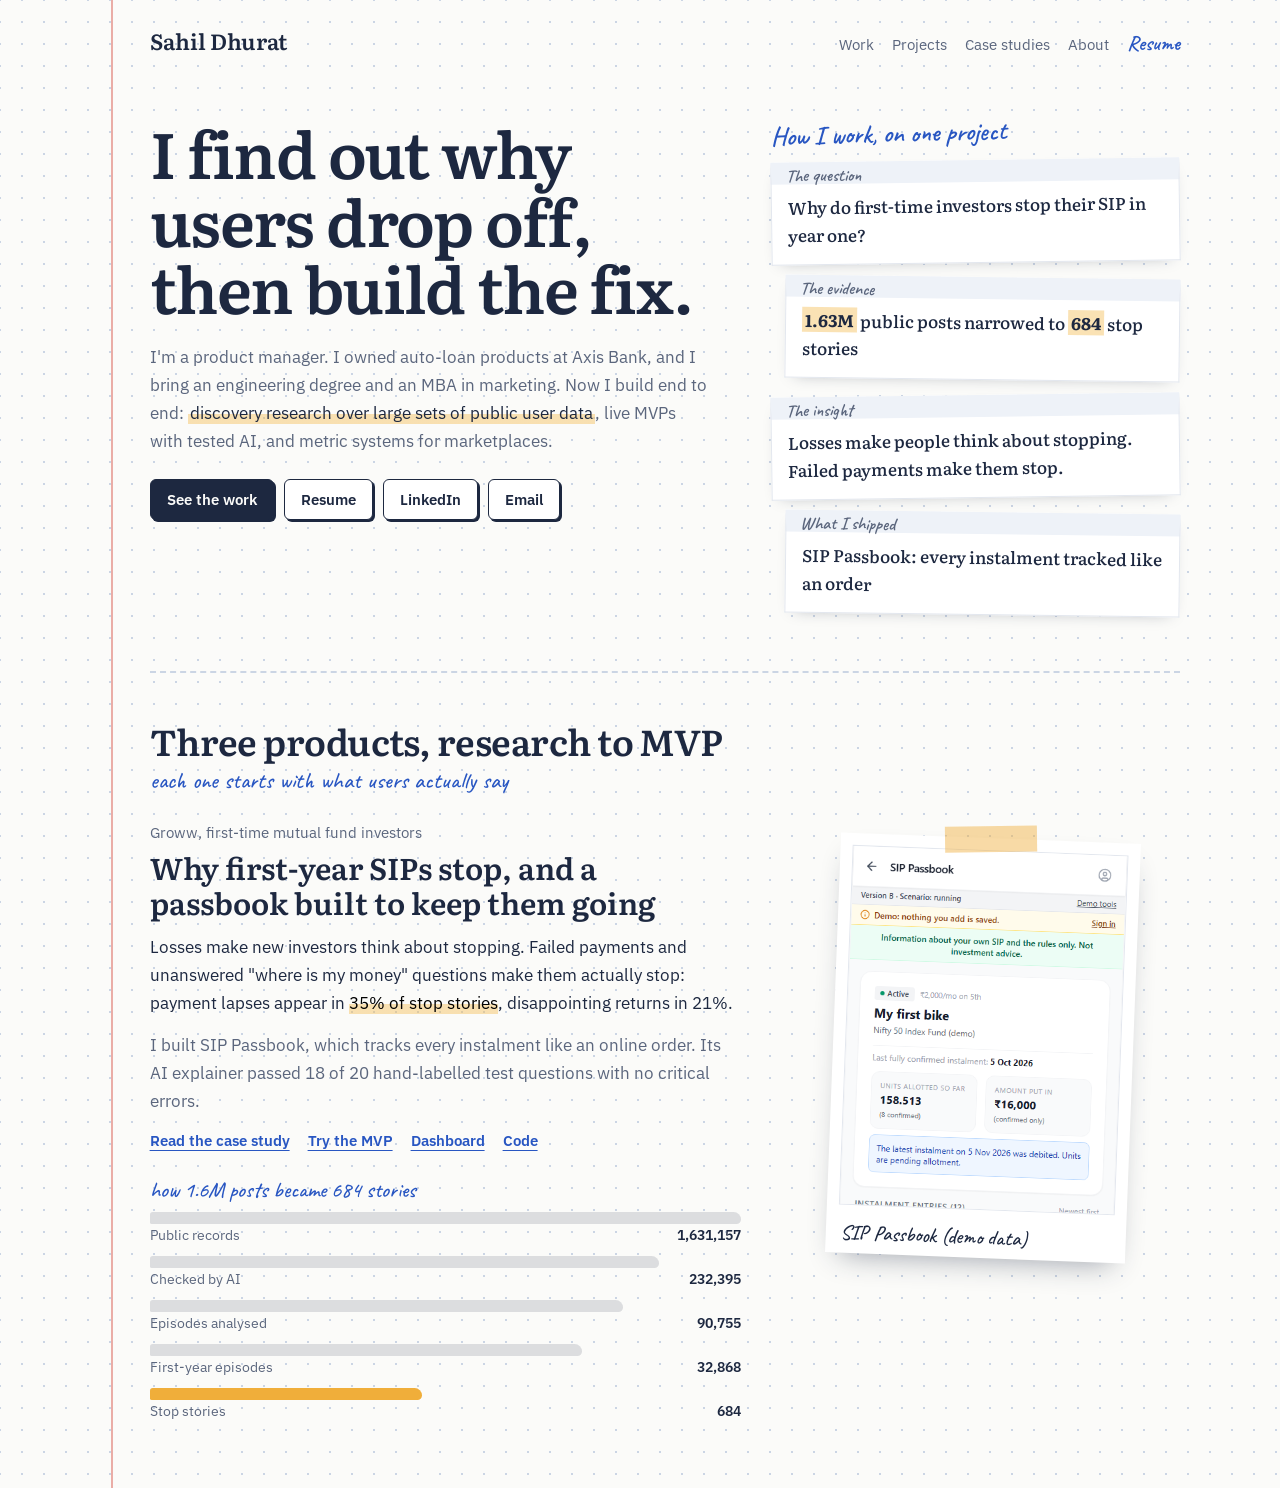
<file: preview/themes/b-notebook.html>
<!doctype html>
<html lang="en-GB">
<head>
<meta charset="utf-8">
<meta name="viewport" content="width=device-width, initial-scale=1">
<title>Theme B: Research notebook — Sahil Dhurat</title>
<meta name="robots" content="noindex">
<style>
@font-face { font-family: "Literata"; src: url("fonts/literata-latin-wght-normal.woff2") format("woff2"); font-weight: 200 900; font-display: swap; }
@font-face { font-family: "Caveat"; src: url("fonts/caveat-latin-wght-normal.woff2") format("woff2"); font-weight: 400 700; font-display: swap; }
@font-face { font-family: "Plex Sans"; src: url("fonts/ibm-plex-sans-latin-400-normal.woff2") format("woff2"); font-weight: 400; font-display: swap; }
@font-face { font-family: "Plex Sans"; src: url("fonts/ibm-plex-sans-latin-600-normal.woff2") format("woff2"); font-weight: 600; font-display: swap; }
@font-face { font-family: "Rupee"; src: url("fonts/dm-sans-latin-ext-opsz-normal.woff2") format("woff2"); unicode-range: U+20B9; }
:root { --paper: #FBFBF9; --dot: #CBD5E4; --ink: #1D2840; --soft: #5B667D; --pen: #2856C2; --margin: #E79A93; --hl: rgba(244,186,77,.42); --card: #FFFFFF;
  --serif: "Rupee", "Literata", Georgia, serif; --sans: "Rupee", "Plex Sans", system-ui, sans-serif; --hand: "Caveat", "Segoe Print", cursive; }
* { box-sizing: border-box; }
body { margin: 0; color: var(--ink); font: 17px/1.65 var(--sans); background: var(--paper);
  background-image: radial-gradient(var(--dot) 1.1px, transparent 1.2px); background-size: 22px 22px; background-position: 11px 11px; }
a { color: inherit; }
.page { max-width: 1160px; margin: 0 auto; padding: 0 clamp(16px, 4vw, 40px) 0 clamp(28px, 7vw, 96px); position: relative; }
.page::before { content: ""; position: absolute; top: 0; bottom: 0; left: clamp(12px, 4vw, 64px); border-left: 2px solid var(--margin); opacity: .8; }
header { display: flex; justify-content: space-between; align-items: baseline; gap: 16px; padding: 24px 0; flex-wrap: wrap; }
.mark { font: 600 22px var(--serif); text-decoration: none; }
nav { display: flex; gap: 18px; flex-wrap: wrap; font-size: 15px; }
nav a { text-decoration: none; color: var(--soft); }
nav a.res { color: var(--pen); font: 600 21px/1 var(--hand); }
.hero { display: grid; grid-template-columns: minmax(0, 7fr) minmax(0, 5fr); gap: 48px; padding: 36px 0 56px; align-items: start; }
h1 { font: 600 clamp(40px, 5.4vw, 64px)/1.06 var(--serif); letter-spacing: -.02em; margin: 0 0 22px; text-wrap: balance; }
.lede { color: var(--soft); max-width: 33em; margin: 0 0 24px; }
.lede mark { background: linear-gradient(transparent 55%, var(--hl) 55%); color: var(--ink); padding: 0 2px; }
.margin-note { font: 500 24px/1.15 var(--hand); color: var(--pen); margin: 0 0 18px; display: flex; gap: 8px; align-items: flex-start; }
.margin-note svg { flex: none; margin-top: 4px; }
.btns { display: flex; flex-wrap: wrap; gap: 10px; }
.btn { font: 600 15px var(--sans); text-decoration: none; padding: 10px 16px; border: 1.5px solid var(--ink); border-radius: 6px; background: var(--card); box-shadow: 2px 2px 0 var(--ink); }
.btn.primary { background: var(--ink); color: var(--paper); }
.cards-title { font: 600 26px/1.1 var(--hand); color: var(--pen); margin: 0 0 14px; transform: rotate(-1.5deg); }
.cards { list-style: none; margin: 0; padding: 0; display: grid; gap: 14px; }
.cards li { background: var(--card); border: 1px solid #E3E7EE; border-top: 22px solid #EEF2F8; padding: 10px 16px 14px; box-shadow: 0 6px 16px -10px rgba(29,40,64,.35); position: relative; }
.cards li:nth-child(odd) { transform: rotate(-.8deg); } .cards li:nth-child(even) { transform: rotate(.7deg); margin-left: 14px; }
.cards .k { position: absolute; top: -20px; left: 14px; font: 600 18px var(--hand); color: var(--soft); }
.cards .v { font: 500 17px/1.4 var(--serif); }
.cards .fig { background: var(--hl); padding: 0 3px; font-weight: 700; }
.section { padding: 48px 0 64px; border-top: 2px dashed var(--dot); }
.section h2 { font: 600 36px/1.1 var(--serif); letter-spacing: -.015em; margin: 0 0 6px; }
.section .sub { font: 500 23px var(--hand); color: var(--pen); margin: 0 0 26px; }
.entry { display: grid; grid-template-columns: minmax(0, 6fr) minmax(0, 4fr); gap: 44px; align-items: start; }
.entry .co { font-size: 15px; color: var(--soft); margin: 0 0 4px; }
.entry h3 { font: 600 30px/1.15 var(--serif); margin: 0 0 14px; text-wrap: balance; }
.entry p { margin: 0 0 14px; }
.entry .built { color: var(--soft); }
.links { display: flex; flex-wrap: wrap; gap: 8px 18px; padding: 0; margin: 0; list-style: none; font-weight: 600; font-size: 15px; }
.links a { color: var(--pen); text-underline-offset: 4px; }
.tally { margin: 22px 0 0; }
.tally figcaption { font: 500 22px var(--hand); color: var(--pen); margin-bottom: 8px; }
.tally ol { list-style: none; margin: 0; padding: 0; display: grid; gap: 9px; }
.tally .bar { display: block; height: 12px; width: var(--w); background: var(--ink); opacity: .14; border-radius: 3px 8px 5px 2px; }
.tally li:last-child .bar { background: #F0AE3A; opacity: 1; }
.tally .row { display: flex; justify-content: space-between; font-size: 14px; color: var(--soft); }
.tally .row b { color: var(--ink); }
.polaroid { width: min(300px, 100%); background: #fff; padding: 12px 12px 48px; box-shadow: 0 14px 30px -14px rgba(29,40,64,.45); transform: rotate(2.2deg); position: relative; max-width: 300px; justify-self: center; }
.polaroid::before { content: ""; position: absolute; top: -12px; left: 50%; width: 92px; height: 26px; margin-left: -46px; background: rgba(240,174,58,.45); transform: rotate(-3deg); }
.polaroid img { display: block; width: 100%; height: 360px; object-fit: cover; object-position: top; border: 1px solid #E3E7EE; }
.polaroid figcaption { position: absolute; bottom: 10px; left: 14px; right: 14px; font: 500 21px/1 var(--hand); color: var(--ink); white-space: nowrap; }
@media (max-width: 900px) { .hero, .entry { grid-template-columns: minmax(0, 1fr); } .polaroid { max-width: 260px; } }
@media (max-width: 520px) { .cards li:nth-child(even) { margin-left: 6px; } nav { gap: 12px; } }
</style>
</head>
<body>
<div class="page">
<header><a class="mark" href="#">Sahil Dhurat</a><nav><a href="#">Work</a><a href="#">Projects</a><a href="#">Case studies</a><a href="#">About</a><a class="res" href="#">Resume</a></nav></header>
<section class="hero">
  <div>
    <h1>I find out why users drop off, then build the fix.</h1>
    <p class="lede">I'm a product manager. I owned auto-loan products at Axis Bank, and I bring an engineering degree and an MBA in marketing. Now I build end to end: <mark>discovery research over large sets of public user data</mark>, live MVPs with tested AI, and metric systems for marketplaces.</p>
    <div class="btns"><a class="btn primary" href="#">See the work</a><a class="btn" href="#">Resume</a><a class="btn" href="#">LinkedIn</a><a class="btn" href="#">Email</a></div>
  </div>
  <div>
    <p class="cards-title">How I work, on one project</p>
    <ol class="cards">
      <li><span class="k">The question</span><span class="v">Why do first-time investors stop their SIP in year one?</span></li>
      <li><span class="k">The evidence</span><span class="v"><span class="fig">1.63M</span> public posts narrowed to <span class="fig">684</span> stop stories</span></li>
      <li><span class="k">The insight</span><span class="v">Losses make people think about stopping. Failed payments make them stop.</span></li>
      <li><span class="k">What I shipped</span><span class="v">SIP Passbook: every instalment tracked like an order</span></li>
    </ol>
  </div>
</section>
<section class="section">
  <h2>Three products, research to MVP</h2>
  <p class="sub">each one starts with what users actually say</p>
  <article class="entry">
    <div>
      <p class="co">Groww, first-time mutual fund investors</p>
      <h3>Why first-year SIPs stop, and a passbook built to keep them going</h3>
      <p>Losses make new investors think about stopping. Failed payments and unanswered "where is my money" questions make them actually stop: payment lapses appear in <mark style="background:linear-gradient(transparent 55%,var(--hl) 55%)">35% of stop stories</mark>, disappointing returns in 21%.</p>
      <p class="built">I built SIP Passbook, which tracks every instalment like an online order. Its AI explainer passed 18 of 20 hand-labelled test questions with no critical errors.</p>
      <ul class="links"><li><a href="#">Read the case study</a></li><li><a href="#">Try the MVP</a></li><li><a href="#">Dashboard</a></li><li><a href="#">Code</a></li></ul>
      <figure class="tally">
        <figcaption>how 1.6M posts became 684 stories</figcaption>
        <ol>
          <li><span class="bar" style="--w:100%"></span><span class="row"><span>Public records</span><b>1,631,157</b></span></li>
          <li><span class="bar" style="--w:86%"></span><span class="row"><span>Checked by AI</span><b>232,395</b></span></li>
          <li><span class="bar" style="--w:80%"></span><span class="row"><span>Episodes analysed</span><b>90,755</b></span></li>
          <li><span class="bar" style="--w:73%"></span><span class="row"><span>First-year episodes</span><b>32,868</b></span></li>
          <li><span class="bar" style="--w:46%"></span><span class="row"><span>Stop stories</span><b>684</b></span></li>
        </ol>
      </figure>
    </div>
    <figure class="polaroid"><img src="img/sip-passbook.png" alt="SIP Passbook screen"><figcaption>SIP Passbook (demo data)</figcaption></figure>
  </article>
</section>
</div>
</body>
</html>
</file>
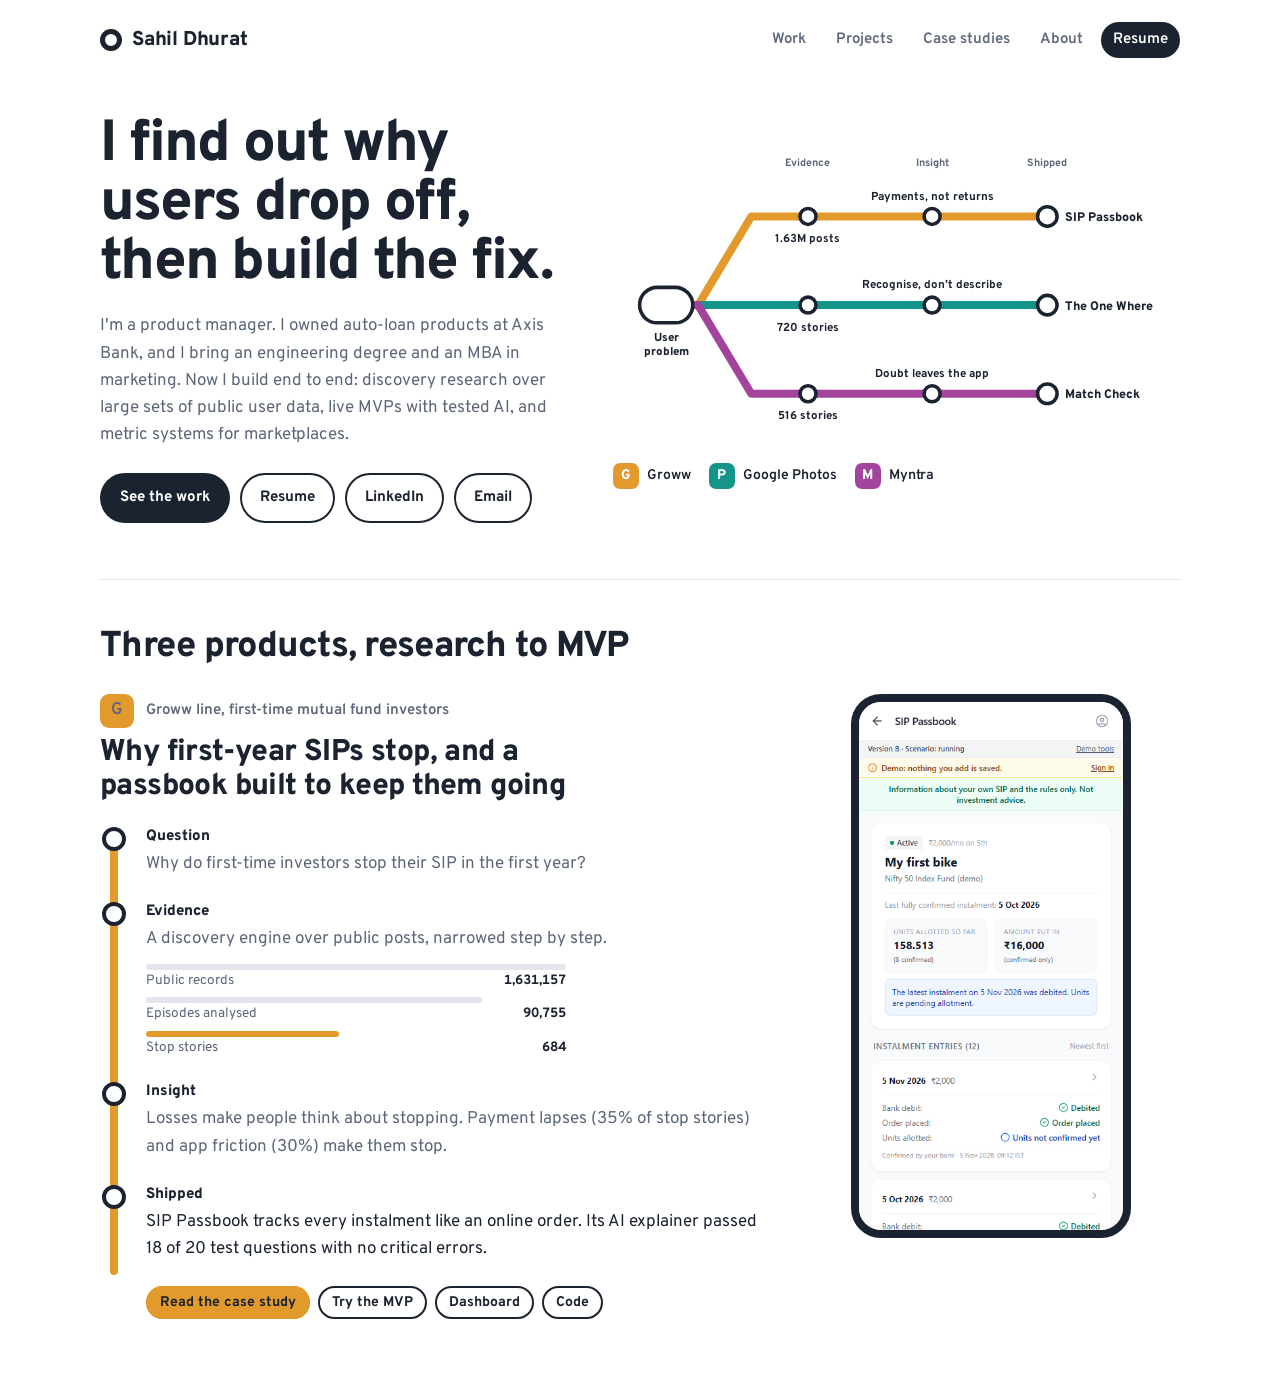
<file: preview/themes/c-journey.html>
<!doctype html>
<html lang="en-GB">
<head>
<meta charset="utf-8">
<meta name="viewport" content="width=device-width, initial-scale=1">
<title>Theme C: Journey map — Sahil Dhurat</title>
<meta name="robots" content="noindex">
<style>
@font-face { font-family: "Overpass"; src: url("fonts/overpass-latin-wght-normal.woff2") format("woff2"); font-weight: 100 900; font-display: swap; }
@font-face { font-family: "Rupee"; src: url("fonts/dm-sans-latin-ext-opsz-normal.woff2") format("woff2"); unicode-range: U+20B9; }
:root { --bg: #FFFFFF; --ink: #1B2230; --soft: #5D6779; --rule: #E2E6EC; --g: #E39A2D; --p: #13958A; --m: #A2449C; --sans: "Rupee", "Overpass", system-ui, sans-serif; }
* { box-sizing: border-box; }
body { margin: 0; background: var(--bg); color: var(--ink); font: 17px/1.6 var(--sans); }
a { color: inherit; }
.wrap { max-width: 1160px; margin: 0 auto; padding: 0 clamp(16px, 4vw, 40px); }
header { display: flex; justify-content: space-between; align-items: center; gap: 16px; padding: 22px 0; flex-wrap: wrap; }
.mark { display: flex; align-items: center; gap: 10px; font-weight: 800; font-size: 20px; text-decoration: none; letter-spacing: -.01em; }
.mark i { width: 22px; height: 22px; border-radius: 50%; border: 5px solid var(--ink); display: inline-block; }
nav { display: flex; gap: 6px; flex-wrap: wrap; }
nav a { text-decoration: none; font-weight: 600; font-size: 15px; padding: 6px 12px; border-radius: 999px; color: var(--soft); }
nav a.res { background: var(--ink); color: #fff; }
.hero { display: grid; grid-template-columns: minmax(0, 5fr) minmax(0, 6fr); gap: 40px; align-items: center; padding: 36px 0 56px; }
h1 { font-weight: 800; font-size: clamp(38px, 4.6vw, 58px); line-height: 1.02; letter-spacing: -.03em; margin: 0 0 20px; text-wrap: balance; }
.lede { color: var(--soft); margin: 0 0 24px; max-width: 32em; }
.btns { display: flex; flex-wrap: wrap; gap: 10px; }
.btn { font-weight: 700; font-size: 15px; text-decoration: none; padding: 11px 18px; border-radius: 999px; border: 2px solid var(--ink); }
.btn.primary { background: var(--ink); color: #fff; }
.map { margin: 0; }
.map svg { width: 100%; height: auto; display: block; }
.map figcaption { font-size: 14px; color: var(--soft); margin-top: 8px; }
.map text { font-family: var(--sans); fill: var(--ink); }
.legend { display: flex; flex-wrap: wrap; gap: 8px 18px; list-style: none; padding: 0; margin: 12px 0 0; font-size: 14px; font-weight: 600; }
.legend li { display: flex; align-items: center; gap: 8px; }
.badge { display: inline-grid; place-items: center; width: 26px; height: 26px; border-radius: 7px; color: #fff; font-weight: 800; font-size: 14px; flex: none; }
.section { border-top: 1px solid var(--rule); padding: 48px 0 64px; }
.section h2 { font-weight: 800; font-size: 36px; letter-spacing: -.02em; line-height: 1.1; margin: 0 0 26px; }
.line-card { display: grid; grid-template-columns: minmax(0, 7fr) minmax(0, 4fr); gap: 40px; }
.line-head { display: flex; align-items: center; gap: 12px; margin-bottom: 8px; }
.line-head .badge { width: 34px; height: 34px; font-size: 17px; border-radius: 9px; }
.line-head span { font-size: 15px; color: var(--soft); font-weight: 600; }
.line-card h3 { font-weight: 800; font-size: 30px; line-height: 1.12; letter-spacing: -.02em; margin: 0 0 22px; text-wrap: balance; }
.stops { list-style: none; margin: 0; padding: 0; position: relative; }
.stops::before { content: ""; position: absolute; left: 10px; top: 10px; bottom: 10px; width: 8px; border-radius: 4px; background: var(--g); }
.stops li { position: relative; padding: 0 0 22px 46px; }
.stops li::before { content: ""; position: absolute; left: 2px; top: 2px; width: 24px; height: 24px; border-radius: 50%; background: #fff; border: 4px solid var(--ink); box-sizing: border-box; }
.stops .st { font-weight: 800; font-size: 15px; display: block; margin-bottom: 2px; }
.stops p { margin: 0; color: var(--soft); }
.stops li:last-child p { color: var(--ink); }
.mini { list-style: none; margin: 10px 0 0; padding: 0; display: grid; gap: 6px; max-width: 420px; }
.mini li { padding: 0 !important; }
.mini li::before { display: none; }
.mini .bar { display: block; height: 6px; border-radius: 3px; background: var(--rule); width: var(--w); }
.mini li:last-child .bar { background: var(--g); }
.mini .row { display: flex; justify-content: space-between; font-size: 13.5px; color: var(--soft); }
.mini .row b { color: var(--ink); font-variant-numeric: tabular-nums; }
.links { display: flex; flex-wrap: wrap; gap: 8px; padding: 0; margin: 4px 0 0 46px; list-style: none; }
.links a { font-weight: 700; font-size: 14px; text-decoration: none; padding: 6px 12px; border-radius: 999px; border: 2px solid var(--ink); }
.links li:first-child a { background: var(--g); border-color: var(--g); color: #1B2230; }
.shot { justify-self: center; width: min(280px, 100%); border: 8px solid var(--ink); border-radius: 30px; overflow: hidden; align-self: start; }
.shot img { display: block; width: 100%; }
@media (max-width: 900px) { .hero, .line-card { grid-template-columns: minmax(0, 1fr); } .shot { width: min(240px, 100%); } }
@media (max-width: 520px) { nav a { padding: 6px 8px; font-size: 14px; } }
</style>
</head>
<body>
<div class="wrap">
<header><a class="mark" href="#"><i aria-hidden="true"></i>Sahil Dhurat</a><nav><a href="#">Work</a><a href="#">Projects</a><a href="#">Case studies</a><a href="#">About</a><a class="res" href="#">Resume</a></nav></header>
<section class="hero">
  <div>
    <h1>I find out why users drop off, then build the fix.</h1>
    <p class="lede">I'm a product manager. I owned auto-loan products at Axis Bank, and I bring an engineering degree and an MBA in marketing. Now I build end to end: discovery research over large sets of public user data, live MVPs with tested AI, and metric systems for marketplaces.</p>
    <div class="btns"><a class="btn primary" href="#">See the work</a><a class="btn" href="#">Resume</a><a class="btn" href="#">LinkedIn</a><a class="btn" href="#">Email</a></div>
  </div>
  <figure class="map">
    <svg viewBox="0 0 640 340" role="img" aria-labelledby="mapt">
      <title id="mapt">Map of three projects. Each line runs from a user problem through evidence and insight to a shipped product: Groww to SIP Passbook, Google Photos to The One Where, Myntra to Match Check.</title>
      <g font-size="12" font-weight="700"><text x="220" y="18" text-anchor="middle" style="fill:#5D6779">Evidence</text><text x="360" y="18" text-anchor="middle" style="fill:#5D6779">Insight</text><text x="490" y="18" text-anchor="middle" style="fill:#5D6779">Shipped</text></g>
      <g fill="none" stroke-width="9" stroke-linecap="round" stroke-linejoin="round">
        <path d="M60 175 H96 L156 75 H490" stroke="#E39A2D"/>
        <path d="M60 175 H490" stroke="#13958A"/>
        <path d="M60 175 H96 L156 275 H490" stroke="#A2449C"/>
      </g>
      <g fill="#fff" stroke="#1B2230" stroke-width="4">
        <circle cx="220" cy="75" r="9"/><circle cx="360" cy="75" r="9"/><circle cx="490" cy="75" r="11"/>
        <circle cx="220" cy="175" r="9"/><circle cx="360" cy="175" r="9"/><circle cx="490" cy="175" r="11"/>
        <circle cx="220" cy="275" r="9"/><circle cx="360" cy="275" r="9"/><circle cx="490" cy="275" r="11"/>
      </g>
      <rect x="30" y="155" width="60" height="40" rx="20" fill="#fff" stroke="#1B2230" stroke-width="4"/>
      <text x="60" y="216" text-anchor="middle" font-size="13" font-weight="800">User</text>
      <text x="60" y="231" text-anchor="middle" font-size="13" font-weight="800">problem</text>
      <g font-size="13" font-weight="700">
        <text x="220" y="104" text-anchor="middle">1.63M posts</text><text x="360" y="56" text-anchor="middle">Payments, not returns</text>
        <text x="220" y="204" text-anchor="middle">720 stories</text><text x="360" y="156" text-anchor="middle">Recognise, don’t describe</text>
        <text x="220" y="304" text-anchor="middle">516 stories</text><text x="360" y="256" text-anchor="middle">Doubt leaves the app</text>
      </g>
      <g font-size="14" font-weight="800">
        <text x="510" y="80">SIP Passbook</text><text x="510" y="180">The One Where</text><text x="510" y="280">Match Check</text>
      </g>
    </svg>
    <ul class="legend">
      <li><span class="badge" style="background:var(--g)">G</span>Groww</li>
      <li><span class="badge" style="background:var(--p)">P</span>Google Photos</li>
      <li><span class="badge" style="background:var(--m)">M</span>Myntra</li>
    </ul>
  </figure>
</section>
<section class="section">
  <h2>Three products, research to MVP</h2>
  <article class="line-card">
    <div>
      <div class="line-head"><span class="badge" style="background:var(--g)">G</span><span>Groww line, first-time mutual fund investors</span></div>
      <h3>Why first-year SIPs stop, and a passbook built to keep them going</h3>
      <ol class="stops">
        <li><span class="st">Question</span><p>Why do first-time investors stop their SIP in the first year?</p></li>
        <li><span class="st">Evidence</span><p>A discovery engine over public posts, narrowed step by step.</p>
          <ol class="mini">
            <li><span class="bar" style="--w:100%"></span><span class="row"><span>Public records</span><b>1,631,157</b></span></li>
            <li><span class="bar" style="--w:80%"></span><span class="row"><span>Episodes analysed</span><b>90,755</b></span></li>
            <li><span class="bar" style="--w:46%"></span><span class="row"><span>Stop stories</span><b>684</b></span></li>
          </ol></li>
        <li><span class="st">Insight</span><p>Losses make people think about stopping. Payment lapses (35% of stop stories) and app friction (30%) make them stop.</p></li>
        <li><span class="st">Shipped</span><p>SIP Passbook tracks every instalment like an online order. Its AI explainer passed 18 of 20 test questions with no critical errors.</p></li>
      </ol>
      <ul class="links"><li><a href="#">Read the case study</a></li><li><a href="#">Try the MVP</a></li><li><a href="#">Dashboard</a></li><li><a href="#">Code</a></li></ul>
    </div>
    <div class="shot"><img src="img/sip-passbook.png" alt="SIP Passbook screen"></div>
  </article>
</section>
</div>
</body>
</html>
</file>
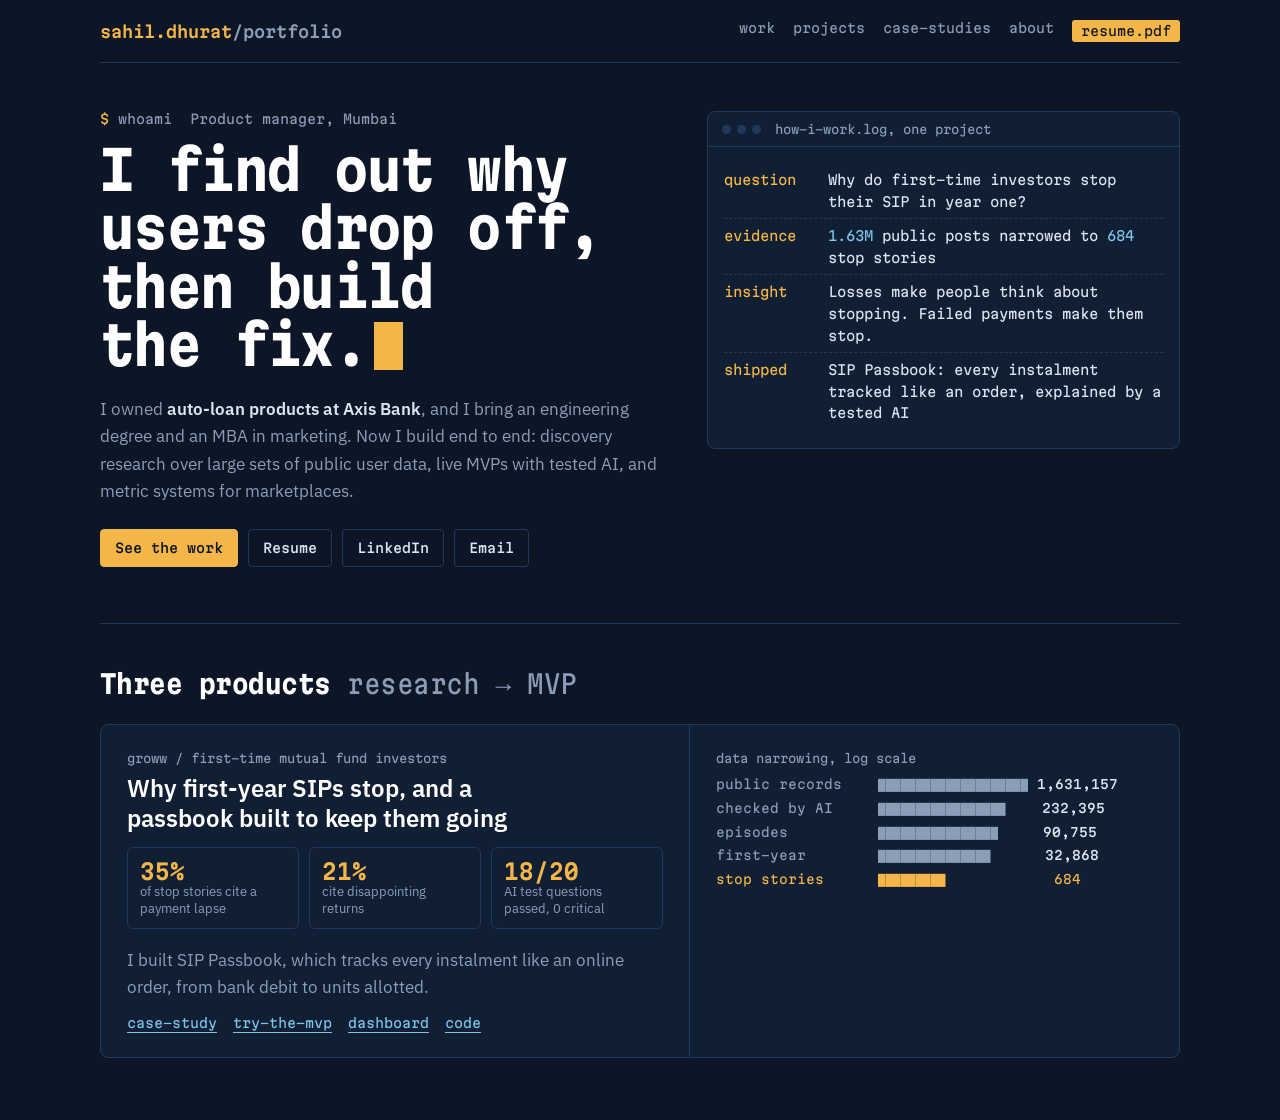
<file: preview/themes/d-console.html>
<!doctype html>
<html lang="en-GB">
<head>
<meta charset="utf-8">
<meta name="viewport" content="width=device-width, initial-scale=1">
<title>Theme D: Control room — Sahil Dhurat</title>
<meta name="robots" content="noindex">
<style>
@font-face { font-family: "Martian Mono"; src: url("fonts/martian-mono-latin-wdth-normal.woff2") format("woff2"); font-weight: 100 800; font-stretch: 75% 112.5%; font-display: swap; }
@font-face { font-family: "Plex Sans"; src: url("fonts/ibm-plex-sans-latin-400-normal.woff2") format("woff2"); font-weight: 400; font-display: swap; }
@font-face { font-family: "Plex Sans"; src: url("fonts/ibm-plex-sans-latin-600-normal.woff2") format("woff2"); font-weight: 600; font-display: swap; }
@font-face { font-family: "Rupee"; src: url("fonts/dm-sans-latin-ext-opsz-normal.woff2") format("woff2"); unicode-range: U+20B9; }
:root { --bg: #0C1626; --panel: #111F35; --line: #22385A; --amber: #F4B648; --text: #DCE4F0; --soft: #8C9DB8; --cyan: #7CC6E8;
  --mono: "Rupee", "Martian Mono", ui-monospace, monospace; --sans: "Rupee", "Plex Sans", system-ui, sans-serif; }
* { box-sizing: border-box; }
body { margin: 0; background: var(--bg); color: var(--text); font: 17px/1.6 var(--sans); }
a { color: inherit; }
.wrap { max-width: 1160px; margin: 0 auto; padding: 0 clamp(16px, 4vw, 40px); }
header { display: flex; justify-content: space-between; align-items: center; gap: 16px; padding: 20px 0; flex-wrap: wrap; border-bottom: 1px solid var(--line); }
.mark { font: 600 16px var(--mono); font-stretch: 100%; text-decoration: none; color: var(--amber); }
.mark span { color: var(--soft); }
nav { display: flex; gap: 18px; flex-wrap: wrap; font: 13px var(--mono); }
nav a { text-decoration: none; color: var(--soft); }
nav a.res { color: var(--bg); background: var(--amber); padding: 3px 9px; border-radius: 3px; }
.hero { display: grid; grid-template-columns: minmax(0, 6fr) minmax(0, 5fr); gap: 40px; padding: 48px 0 56px; align-items: start; }
.prompt { font: 13px var(--mono); color: var(--soft); margin: 0 0 14px; }
.prompt b { color: var(--amber); font-weight: 500; }
h1 { font: 700 clamp(32px, 4.4vw, 54px)/1.08 var(--mono); font-stretch: 85%; letter-spacing: -.03em; margin: 0 0 22px; color: #fff; text-wrap: balance; }
h1 .cur { display: inline-block; width: .55em; height: .9em; background: var(--amber); vertical-align: -.08em; margin-left: .12em; }
@media (prefers-reduced-motion: no-preference) { h1 .cur { animation: blink 1.1s steps(1) infinite; } }
@keyframes blink { 50% { opacity: 0; } }
.lede { color: var(--soft); max-width: 34em; margin: 0 0 24px; }
.lede b { color: var(--text); font-weight: 600; }
.btns { display: flex; flex-wrap: wrap; gap: 10px; }
.btn { font: 500 13px var(--mono); text-decoration: none; padding: 10px 14px; border: 1px solid var(--line); border-radius: 4px; color: var(--text); }
.btn.primary { background: var(--amber); border-color: var(--amber); color: var(--bg); }
.term { background: var(--panel); border: 1px solid var(--line); border-radius: 8px; overflow: hidden; }
.term .bar { display: flex; gap: 6px; align-items: center; padding: 10px 14px; border-bottom: 1px solid var(--line); font: 12px var(--mono); color: var(--soft); }
.term .bar i { width: 9px; height: 9px; border-radius: 50%; background: var(--line); display: inline-block; }
.term .bar span { margin-left: 8px; }
.log { list-style: none; margin: 0; padding: 16px 16px 18px; font: 13.5px/1.6 var(--mono); }
.log li { padding: 6px 0; border-bottom: 1px dashed var(--line); display: grid; grid-template-columns: 92px 1fr; gap: 12px; }
.log li:last-child { border-bottom: 0; }
.log .tag { color: var(--amber); }
.log .fig { color: var(--cyan); }
.section { padding: 44px 0 64px; border-top: 1px solid var(--line); }
.section h2 { font: 700 26px var(--mono); font-stretch: 85%; color: #fff; letter-spacing: -.02em; margin: 0 0 22px; }
.section h2 span { color: var(--soft); font-weight: 400; }
.tile { display: grid; grid-template-columns: minmax(0, 6fr) minmax(0, 5fr); gap: 0; background: var(--panel); border: 1px solid var(--line); border-radius: 8px; }
.tile > div { padding: 26px; }
.tile > div + div { border-left: 1px solid var(--line); }
.tile .co { font: 12px var(--mono); color: var(--soft); margin: 0 0 8px; }
.tile h3 { font: 600 24px/1.25 var(--sans); color: #fff; margin: 0 0 14px; text-wrap: balance; }
.tile p { margin: 0 0 14px; }
.tile .built { color: var(--soft); }
.kpis { display: grid; grid-template-columns: repeat(3, minmax(0, 1fr)); gap: 10px; margin: 0 0 18px; }
.kpi { border: 1px solid var(--line); border-radius: 6px; padding: 10px 12px; }
.kpi b { display: block; font: 600 22px var(--mono); font-stretch: 90%; color: var(--amber); }
.kpi span { font-size: 13px; color: var(--soft); line-height: 1.3; display: block; }
.links { display: flex; flex-wrap: wrap; gap: 8px 16px; padding: 0; margin: 0; list-style: none; font: 13px var(--mono); }
.links a { color: var(--cyan); text-underline-offset: 4px; }
.ascii { font: 12.5px/1.9 var(--mono); margin: 0; white-space: pre; overflow-x: auto; color: var(--soft); }
.ascii b { color: var(--text); font-weight: 500; }
.ascii .hi { color: var(--amber); }
@media (max-width: 900px) { .hero, .tile { grid-template-columns: minmax(0, 1fr); } .tile > div + div { border-left: 0; border-top: 1px solid var(--line); } }
@media (max-width: 520px) { .log li { grid-template-columns: minmax(0, 1fr); gap: 0; } .kpis { grid-template-columns: minmax(0, 1fr) minmax(0, 1fr); } nav { gap: 12px; } .tile > div { padding: 20px 16px; } .ascii { font-size: 11px; } }
</style>
</head>
<body>
<div class="wrap">
<header><a class="mark" href="#">sahil.dhurat<span>/portfolio</span></a><nav><a href="#">work</a><a href="#">projects</a><a href="#">case-studies</a><a href="#">about</a><a class="res" href="#">resume.pdf</a></nav></header>
<section class="hero">
  <div>
    <p class="prompt"><b>$</b> whoami  &nbsp;Product manager, Mumbai</p>
    <h1>I find out why users drop off, then build the fix.<span class="cur" aria-hidden="true"></span></h1>
    <p class="lede">I owned <b>auto-loan products at Axis Bank</b>, and I bring an engineering degree and an MBA in marketing. Now I build end to end: discovery research over large sets of public user data, live MVPs with tested AI, and metric systems for marketplaces.</p>
    <div class="btns"><a class="btn primary" href="#">See the work</a><a class="btn" href="#">Resume</a><a class="btn" href="#">LinkedIn</a><a class="btn" href="#">Email</a></div>
  </div>
  <div class="term">
    <div class="bar"><i></i><i></i><i></i><span>how-i-work.log, one project</span></div>
    <ol class="log">
      <li><span class="tag">question</span><span>Why do first-time investors stop their SIP in year one?</span></li>
      <li><span class="tag">evidence</span><span><span class="fig">1.63M</span> public posts narrowed to <span class="fig">684</span> stop stories</span></li>
      <li><span class="tag">insight</span><span>Losses make people think about stopping. Failed payments make them stop.</span></li>
      <li><span class="tag">shipped</span><span>SIP Passbook: every instalment tracked like an order, explained by a tested AI</span></li>
    </ol>
  </div>
</section>
<section class="section">
  <h2>Three products <span>research → MVP</span></h2>
  <article class="tile">
    <div>
      <p class="co">groww / first-time mutual fund investors</p>
      <h3>Why first-year SIPs stop, and a passbook built to keep them going</h3>
      <div class="kpis">
        <div class="kpi"><b>35%</b><span>of stop stories cite a payment lapse</span></div>
        <div class="kpi"><b>21%</b><span>cite disappointing returns</span></div>
        <div class="kpi"><b>18/20</b><span>AI test questions passed, 0 critical</span></div>
      </div>
      <p class="built">I built SIP Passbook, which tracks every instalment like an online order, from bank debit to units allotted.</p>
      <ul class="links"><li><a href="#">case-study</a></li><li><a href="#">try-the-mvp</a></li><li><a href="#">dashboard</a></li><li><a href="#">code</a></li></ul>
    </div>
    <div>
      <p class="co">data narrowing, log scale</p>
<pre class="ascii" aria-label="Public records 1,631,157; checked by AI 232,395; episodes analysed 90,755; first-year episodes 32,868; stop stories 684">public records    ████████████████████ <b>1,631,157</b>
checked by AI     █████████████████    <b>232,395</b>
episodes          ████████████████     <b>90,755</b>
first-year        ███████████████      <b>32,868</b>
<span class="hi">stop stories      █████████            684</span></pre>
    </div>
  </article>
</section>
</div>
</body>
</html>
</file>
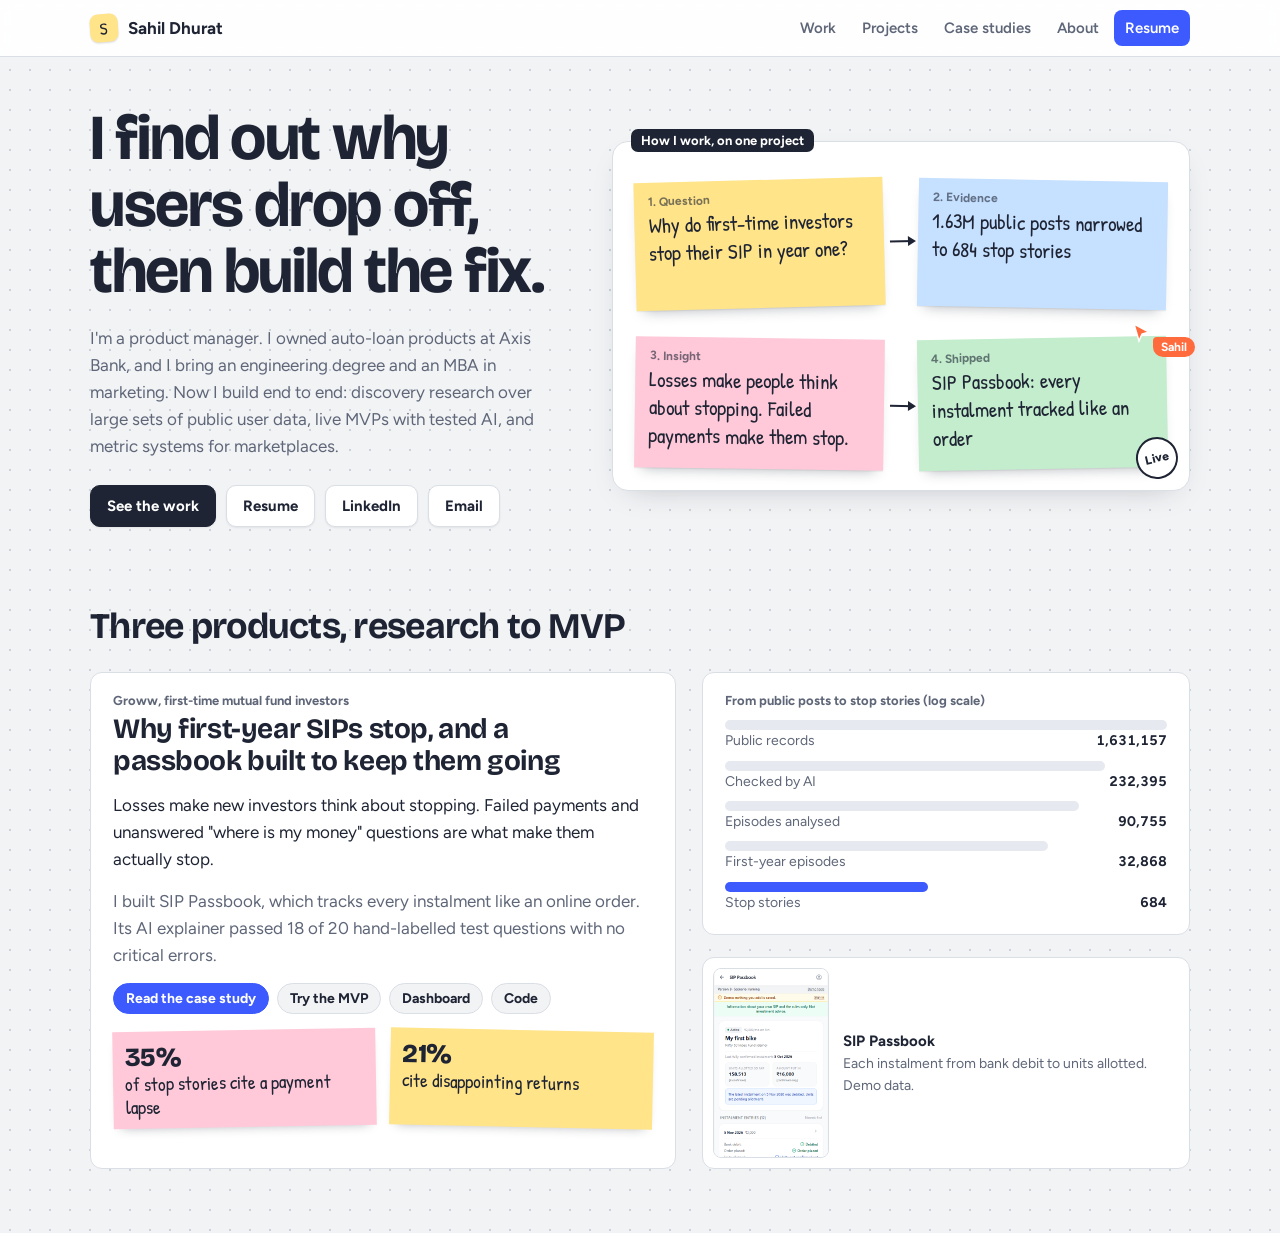
<file: preview/themes/e-board.html>
<!doctype html>
<html lang="en-GB">
<head>
<meta charset="utf-8">
<meta name="viewport" content="width=device-width, initial-scale=1">
<title>Theme E: Workshop board — Sahil Dhurat</title>
<meta name="robots" content="noindex">
<style>
@font-face { font-family: "Bricolage"; src: url("fonts/bricolage-grotesque-latin-opsz-normal.woff2") format("woff2"); font-weight: 200 800; font-display: swap; }
@font-face { font-family: "Figtree"; src: url("fonts/figtree-latin-wght-normal.woff2") format("woff2"); font-weight: 300 900; font-display: swap; }
@font-face { font-family: "Marker"; src: url("fonts/patrick-hand-latin-400-normal.woff2") format("woff2"); font-weight: 400; font-display: swap; }
@font-face { font-family: "Rupee"; src: url("fonts/dm-sans-latin-ext-opsz-normal.woff2") format("woff2"); unicode-range: U+20B9; }
:root { --canvas: #F2F3F5; --dot: #CDD2DA; --ink: #1E2433; --soft: #5E6678; --frame: #FFFFFF; --frame-line: #DADEE5;
  --yellow: #FFE48A; --pink: #FFC9D9; --green: #C3EDCD; --blue: #C6E0FF; --violet: #DCD0FF; --accent: #3D5AFE; --cursor: #FF6B3D;
  --head: "Rupee", "Bricolage", system-ui, sans-serif; --sans: "Rupee", "Figtree", system-ui, sans-serif; --marker: "Rupee", "Marker", "Segoe Print", cursive; }
* { box-sizing: border-box; }
body { margin: 0; color: var(--ink); font: 17px/1.6 var(--sans); background: var(--canvas);
  background-image: radial-gradient(var(--dot) 1px, transparent 1.2px); background-size: 20px 20px; }
a { color: inherit; }
.wrap { max-width: 1180px; margin: 0 auto; padding: 0 clamp(16px, 4vw, 40px); }
.toolbar { position: sticky; top: 0; z-index: 5; background: rgba(255,255,255,.92); backdrop-filter: blur(6px); border-bottom: 1px solid var(--frame-line); }
.toolbar .wrap { display: flex; align-items: center; justify-content: space-between; gap: 16px; padding-top: 10px; padding-bottom: 10px; flex-wrap: wrap; }
.mark { display: flex; align-items: center; gap: 10px; font: 700 17px var(--sans); text-decoration: none; }
.mark i { width: 28px; height: 28px; border-radius: 8px; background: var(--yellow); display: grid; place-items: center; font: 400 17px var(--marker); font-style: normal; transform: rotate(-4deg); box-shadow: 0 1px 2px rgba(0,0,0,.15); }
nav { display: flex; gap: 4px; flex-wrap: wrap; align-items: center; }
nav a { text-decoration: none; font-weight: 600; font-size: 15px; padding: 6px 11px; border-radius: 8px; color: var(--soft); }
nav a:hover { background: var(--canvas); color: var(--ink); }
nav a.res { background: var(--accent); color: #fff; }
.hero { display: grid; grid-template-columns: minmax(0, 5fr) minmax(0, 6fr); gap: 40px; padding: 48px 0 40px; align-items: center; }
h1 { font: 700 clamp(40px, 5.4vw, 64px)/1.04 var(--head); letter-spacing: -.02em; margin: 0 0 20px; text-wrap: balance; font-variation-settings: "opsz" 96; }
.lede { color: var(--soft); max-width: 32em; margin: 0 0 24px; }
.btns { display: flex; flex-wrap: wrap; gap: 10px; }
.btn { font: 700 15px var(--sans); text-decoration: none; padding: 11px 16px; border-radius: 10px; background: #fff; border: 1px solid var(--frame-line); box-shadow: 0 1px 2px rgba(30,36,51,.08); }
.btn.primary { background: var(--ink); color: #fff; border-color: var(--ink); }
.frame { background: var(--frame); border: 1px solid var(--frame-line); border-radius: 16px; padding: 38px 22px 22px; position: relative; box-shadow: 0 10px 30px -18px rgba(30,36,51,.35); }
.frame > .tab { position: absolute; top: -13px; left: 18px; font: 700 13px var(--sans); background: var(--ink); color: #fff; padding: 4px 10px; border-radius: 7px; }
.stickies { list-style: none; margin: 0; padding: 0; display: grid; grid-template-columns: repeat(2, minmax(0, 1fr)); gap: 30px 34px; position: relative; }
.sticky { padding: 12px 14px 16px; min-height: 128px; box-shadow: 0 1px 1px rgba(0,0,0,.06), 0 8px 14px -8px rgba(30,36,51,.35); position: relative; }
.sticky .k { display: block; font: 700 12px var(--sans); color: rgba(30,36,51,.6); margin-bottom: 4px; }
.sticky .v { font: 400 21px/1.2 var(--marker); }
.sticky:nth-child(1) { background: var(--yellow); transform: rotate(-1.5deg); }
.sticky:nth-child(2) { background: var(--blue); transform: rotate(1deg); }
.sticky:nth-child(3) { background: var(--pink); transform: rotate(.8deg); }
.sticky:nth-child(4) { background: var(--green); transform: rotate(-1deg); }
.sticky:nth-child(1)::after, .sticky:nth-child(3)::after { content: ""; position: absolute; right: -30px; top: 50%; width: 24px; height: 2px; background: var(--ink); }
.sticky:nth-child(1)::before, .sticky:nth-child(3)::before { content: ""; position: absolute; right: -32px; top: calc(50% - 4px); border-left: 8px solid var(--ink); border-top: 5px solid transparent; border-bottom: 5px solid transparent; }
.stamp { position: absolute; right: -10px; bottom: -12px; width: 42px; height: 42px; border-radius: 50%; background: #fff; border: 2px solid var(--ink); display: grid; place-items: center; font: 800 12px var(--sans); transform: rotate(-12deg); }
.cursor { position: absolute; right: -6px; top: 52%; display: flex; align-items: flex-start; gap: 2px; pointer-events: none; }
.cursor span { background: var(--cursor); color: #fff; font: 700 12px var(--sans); padding: 3px 8px; border-radius: 4px 10px 10px 10px; margin-top: 14px; }
.section { padding: 40px 0 64px; }
.section h2 { font: 700 36px/1.1 var(--head); letter-spacing: -.02em; margin: 0 0 26px; }
.board { display: grid; grid-template-columns: minmax(0, 6fr) minmax(0, 5fr); gap: 26px; }
.card { background: #fff; border: 1px solid var(--frame-line); border-radius: 12px; padding: 20px 22px; }
.card .co { font: 700 13px var(--sans); color: var(--soft); margin: 0 0 6px; }
.card h3 { font: 700 28px/1.14 var(--head); letter-spacing: -.015em; margin: 0 0 14px; text-wrap: balance; }
.card p { margin: 0 0 14px; }
.card .built { color: var(--soft); }
.chips { display: flex; flex-wrap: wrap; gap: 8px; list-style: none; padding: 0; margin: 0; }
.chips a { display: inline-block; font: 700 14px var(--sans); text-decoration: none; padding: 6px 12px; border-radius: 999px; border: 1px solid var(--frame-line); background: var(--canvas); }
.chips li:first-child a { background: var(--accent); border-color: var(--accent); color: #fff; }
.mini-stickies { display: grid; grid-template-columns: repeat(2, minmax(0, 1fr)); gap: 14px; margin: 16px 0 0; }
.mini-stickies div { padding: 10px 12px; font: 400 19px/1.2 var(--marker); box-shadow: 0 6px 12px -8px rgba(30,36,51,.4); }
.mini-stickies b { display: block; font: 800 26px var(--head); letter-spacing: -.02em; }
.side { display: grid; gap: 22px; align-content: start; }
.widget figcaption { font: 700 13px var(--sans); color: var(--soft); margin-bottom: 12px; }
.widget ol { list-style: none; margin: 0; padding: 0; display: grid; gap: 8px; }
.widget .bar { display: block; height: 10px; border-radius: 6px; background: #E6E9EF; width: var(--w); }
.widget li:last-child .bar { background: var(--accent); }
.widget .row { display: flex; justify-content: space-between; font-size: 14px; color: var(--soft); }
.widget .row b { color: var(--ink); font-variant-numeric: tabular-nums; }
.shot { background: #fff; border: 1px solid var(--frame-line); border-radius: 12px; padding: 10px; display: flex; gap: 14px; align-items: center; }
.shot img { width: 130px; height: 190px; object-fit: cover; object-position: top; border-radius: 8px; border: 1px solid var(--frame-line); }
.shot p { margin: 0; font-size: 14px; color: var(--soft); }
.shot p b { display: block; color: var(--ink); font-size: 15px; }
@media (max-width: 900px) { .hero, .board { grid-template-columns: minmax(0, 1fr); } .cursor { display: none; } }
@media (max-width: 520px) { .stickies { grid-template-columns: minmax(0, 1fr); gap: 16px; } .sticky { min-height: 0; } .sticky::before, .sticky::after { display: none; } nav a { padding: 6px 8px; font-size: 14px; } .frame { padding: 34px 16px 18px; } }
</style>
</head>
<body>
<div class="toolbar"><div class="wrap"><a class="mark" href="#"><i>S</i>Sahil Dhurat</a><nav><a href="#">Work</a><a href="#">Projects</a><a href="#">Case studies</a><a href="#">About</a><a class="res" href="#">Resume</a></nav></div></div>
<div class="wrap">
<section class="hero">
  <div>
    <h1>I find out why users drop off, then build the fix.</h1>
    <p class="lede">I'm a product manager. I owned auto-loan products at Axis Bank, and I bring an engineering degree and an MBA in marketing. Now I build end to end: discovery research over large sets of public user data, live MVPs with tested AI, and metric systems for marketplaces.</p>
    <div class="btns"><a class="btn primary" href="#">See the work</a><a class="btn" href="#">Resume</a><a class="btn" href="#">LinkedIn</a><a class="btn" href="#">Email</a></div>
  </div>
  <div class="frame">
    <span class="tab">How I work, on one project</span>
    <ol class="stickies">
      <li class="sticky"><span class="k">1. Question</span><span class="v">Why do first-time investors stop their SIP in year one?</span></li>
      <li class="sticky"><span class="k">2. Evidence</span><span class="v">1.63M public posts narrowed to 684 stop stories</span></li>
      <li class="sticky"><span class="k">3. Insight</span><span class="v">Losses make people think about stopping. Failed payments make them stop.</span></li>
      <li class="sticky"><span class="k">4. Shipped</span><span class="v">SIP Passbook: every instalment tracked like an order</span><span class="stamp" aria-label="Shipped">Live</span></li>
    </ol>
    <div class="cursor" aria-hidden="true"><svg width="18" height="20" viewBox="0 0 18 20"><path d="M1 1 L16 9 L9 11 L6 18 Z" fill="#FF6B3D" stroke="#fff" stroke-width="1.5"/></svg><span>Sahil</span></div>
  </div>
</section>
<section class="section">
  <h2>Three products, research to MVP</h2>
  <div class="board">
    <article class="card">
      <p class="co">Groww, first-time mutual fund investors</p>
      <h3>Why first-year SIPs stop, and a passbook built to keep them going</h3>
      <p>Losses make new investors think about stopping. Failed payments and unanswered "where is my money" questions are what make them actually stop.</p>
      <p class="built">I built SIP Passbook, which tracks every instalment like an online order. Its AI explainer passed 18 of 20 hand-labelled test questions with no critical errors.</p>
      <ul class="chips"><li><a href="#">Read the case study</a></li><li><a href="#">Try the MVP</a></li><li><a href="#">Dashboard</a></li><li><a href="#">Code</a></li></ul>
      <div class="mini-stickies">
        <div style="background:var(--pink);transform:rotate(-1deg)"><b>35%</b>of stop stories cite a payment lapse</div>
        <div style="background:var(--yellow);transform:rotate(1.2deg)"><b>21%</b>cite disappointing returns</div>
      </div>
    </article>
    <div class="side">
      <figure class="card widget" style="margin:0">
        <figcaption>From public posts to stop stories (log scale)</figcaption>
        <ol>
          <li><span class="bar" style="--w:100%"></span><span class="row"><span>Public records</span><b>1,631,157</b></span></li>
          <li><span class="bar" style="--w:86%"></span><span class="row"><span>Checked by AI</span><b>232,395</b></span></li>
          <li><span class="bar" style="--w:80%"></span><span class="row"><span>Episodes analysed</span><b>90,755</b></span></li>
          <li><span class="bar" style="--w:73%"></span><span class="row"><span>First-year episodes</span><b>32,868</b></span></li>
          <li><span class="bar" style="--w:46%"></span><span class="row"><span>Stop stories</span><b>684</b></span></li>
        </ol>
      </figure>
      <div class="shot"><img src="img/sip-passbook.png" alt="SIP Passbook screen"><p><b>SIP Passbook</b>Each instalment from bank debit to units allotted. Demo data.</p></div>
    </div>
  </div>
</section>
</div>
</body>
</html>
</file>
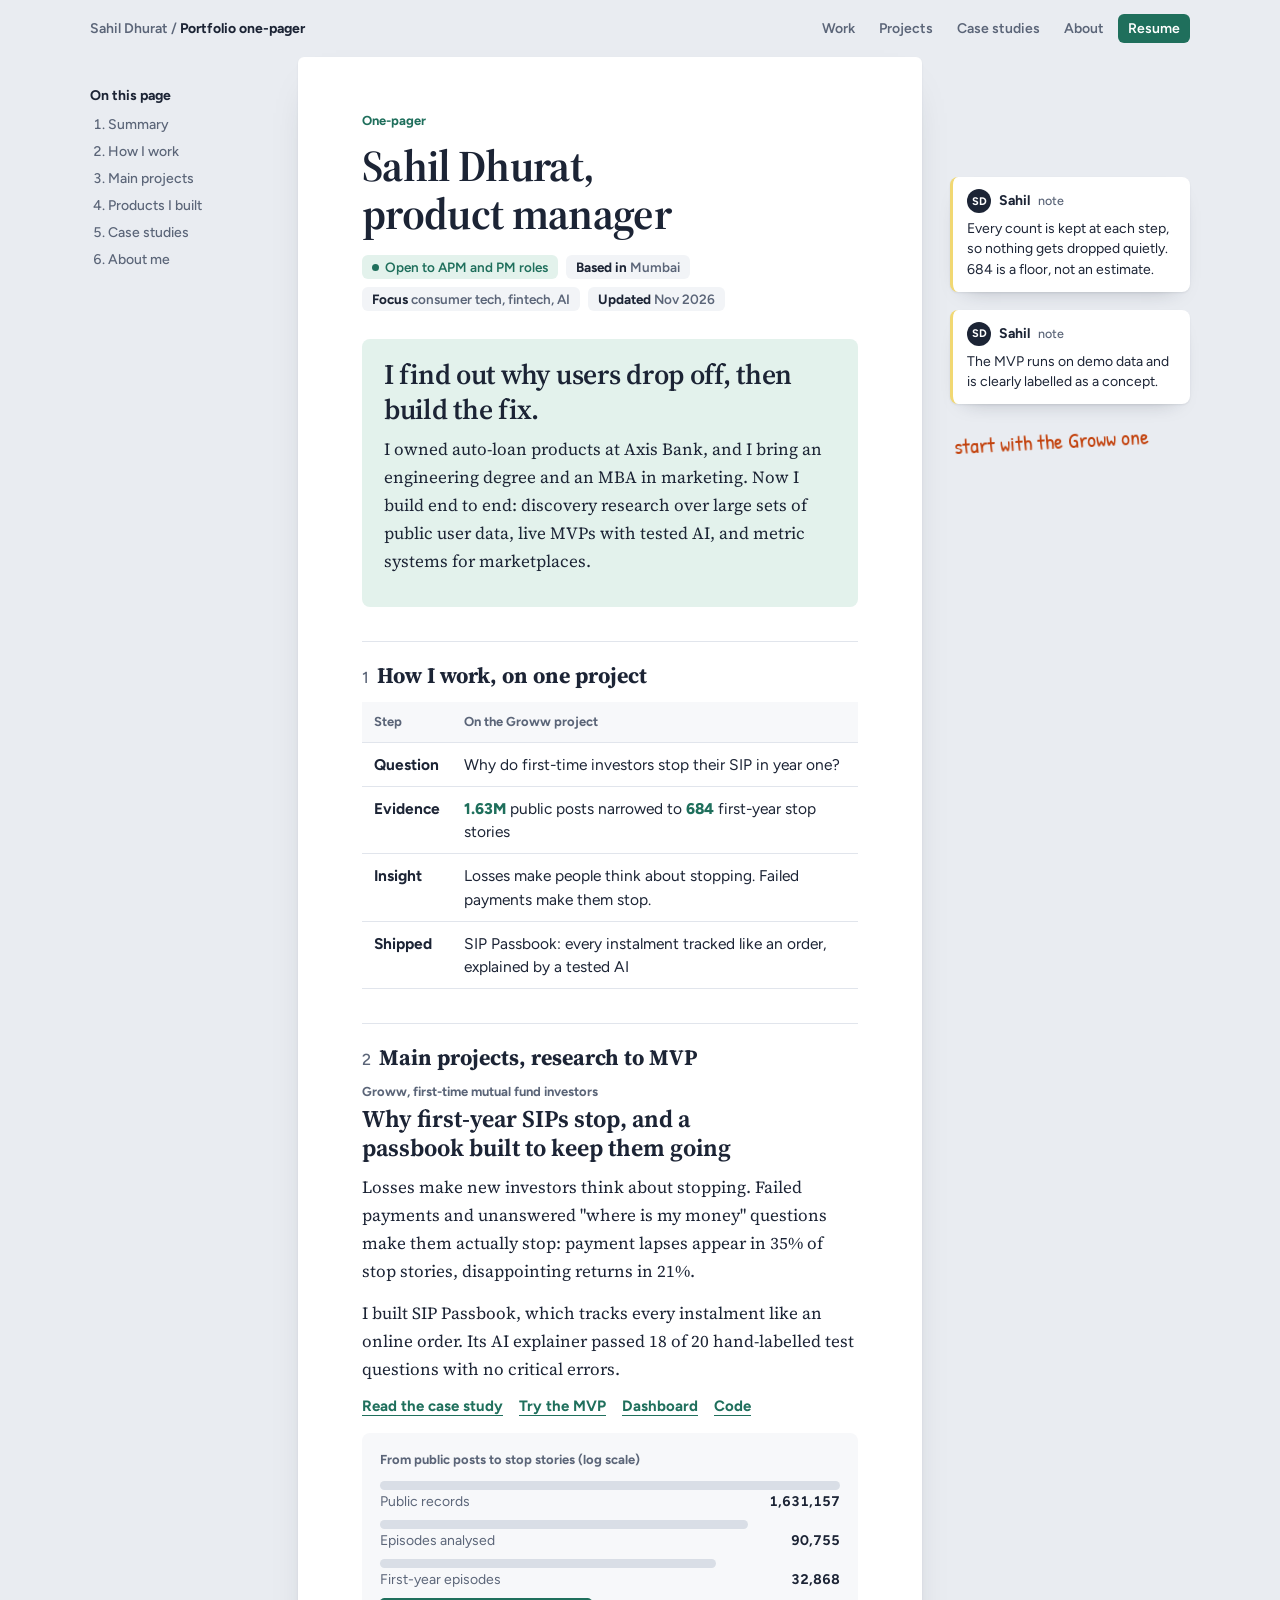
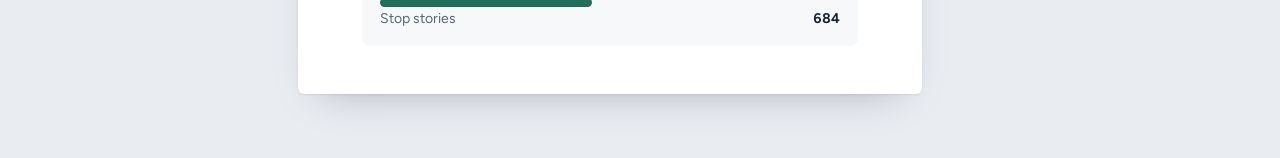
<file: preview/themes/f-prd.html>
<!doctype html>
<html lang="en-GB">
<head>
<meta charset="utf-8">
<meta name="viewport" content="width=device-width, initial-scale=1">
<title>Theme F: The one-pager — Sahil Dhurat</title>
<meta name="robots" content="noindex">
<style>
@font-face { font-family: "Source Serif"; src: url("fonts/source-serif-4-latin-opsz-normal.woff2") format("woff2"); font-weight: 200 900; font-display: swap; }
@font-face { font-family: "Figtree"; src: url("fonts/figtree-latin-wght-normal.woff2") format("woff2"); font-weight: 300 900; font-display: swap; }
@font-face { font-family: "Marker"; src: url("fonts/patrick-hand-latin-400-normal.woff2") format("woff2"); font-weight: 400; font-display: swap; }
@font-face { font-family: "Rupee"; src: url("fonts/dm-sans-latin-ext-opsz-normal.woff2") format("woff2"); unicode-range: U+20B9; }
:root { --desk: #E9ECF1; --paper: #FFFFFF; --ink: #1C2435; --soft: #5B6578; --line: #E1E5EC; --accent: #1F6F5C; --accent-wash: #E3F2EC; --note: #FFF4C7; --note-line: #F1D873; --pen: #C2410C;
  --serif: "Rupee", "Source Serif", Georgia, serif; --sans: "Rupee", "Figtree", system-ui, sans-serif; --hand: "Marker", cursive; }
* { box-sizing: border-box; }
body { margin: 0; background: var(--desk); color: var(--ink); font: 17px/1.65 var(--serif); }
a { color: inherit; }
.top { font: 600 14px var(--sans); color: var(--soft); }
.top .in { max-width: 1180px; margin: 0 auto; padding: 14px clamp(16px, 4vw, 40px); display: flex; justify-content: space-between; align-items: center; gap: 12px; flex-wrap: wrap; }
.crumb b { color: var(--ink); }
nav { display: flex; gap: 4px; flex-wrap: wrap; }
nav a { text-decoration: none; padding: 6px 10px; border-radius: 6px; }
nav a:hover { background: rgba(255,255,255,.7); color: var(--ink); }
nav a.res { background: var(--accent); color: #fff; }
.layout { max-width: 1180px; margin: 0 auto; padding: 0 clamp(16px, 4vw, 40px) 64px; display: grid; grid-template-columns: 180px minmax(0, 1fr) 240px; gap: 28px; align-items: start; }
.toc { position: sticky; top: 16px; font: 500 14px/1.5 var(--sans); color: var(--soft); padding-top: 28px; }
.toc p { font-weight: 700; color: var(--ink); margin: 0 0 8px; }
.toc ol { margin: 0; padding-left: 18px; display: grid; gap: 6px; }
.toc a { text-decoration: none; }
.toc a:hover { color: var(--ink); text-decoration: underline; }
.doc { background: var(--paper); border-radius: 6px; box-shadow: 0 1px 2px rgba(28,36,53,.08), 0 18px 40px -24px rgba(28,36,53,.35); padding: clamp(26px, 5vw, 56px) clamp(20px, 5vw, 64px) 48px; }
.doctype { font: 700 13px var(--sans); color: var(--accent); margin: 0 0 10px; }
.doc h1 { font: 650 clamp(30px, 3.8vw, 44px)/1.1 var(--serif); letter-spacing: -.015em; margin: 0 0 16px; text-wrap: balance; font-variation-settings: "opsz" 60; }
.props { display: flex; flex-wrap: wrap; gap: 8px; margin: 0 0 28px; padding: 0; list-style: none; font: 600 13.5px var(--sans); }
.props li { background: #F2F4F7; border-radius: 6px; padding: 4px 10px; color: var(--soft); }
.props li b { color: var(--ink); font-weight: 700; }
.props li.status { background: var(--accent-wash); color: var(--accent); }
.props li.status::before { content: ""; display: inline-block; width: 7px; height: 7px; border-radius: 50%; background: var(--accent); margin-right: 6px; vertical-align: 1px; }
.tldr { background: var(--accent-wash); border-radius: 8px; padding: 18px 22px; margin: 0 0 30px; }
.tldr p { margin: 0; }
.tldr .big { font: 600 clamp(22px, 2.4vw, 28px)/1.25 var(--serif); margin-bottom: 8px; letter-spacing: -.01em; }
.doc h2 { font: 700 22px var(--serif); margin: 34px 0 12px; padding-top: 18px; border-top: 1px solid var(--line); }
.doc h2 span { color: var(--soft); font-weight: 500; margin-right: 8px; font-family: var(--sans); font-size: 16px; }
.doc p { margin: 0 0 14px; }
.reqs { width: 100%; border-collapse: collapse; font: 15.5px/1.5 var(--sans); margin: 0 0 8px; }
.reqs th, .reqs td { text-align: left; padding: 10px 12px; border-bottom: 1px solid var(--line); vertical-align: top; }
.reqs th { font-size: 13px; color: var(--soft); font-weight: 700; background: #F7F8FA; }
.reqs td:first-child { font-weight: 700; white-space: nowrap; }
.reqs .fig { font-weight: 800; color: var(--accent); }
.proj h3 { font: 650 24px/1.2 var(--serif); margin: 6px 0 10px; text-wrap: balance; }
.proj .co { font: 700 13px var(--sans); color: var(--soft); margin: 0; }
.links { display: flex; flex-wrap: wrap; gap: 8px 16px; list-style: none; padding: 0; margin: 0 0 18px; font: 700 15px var(--sans); }
.links a { color: var(--accent); text-underline-offset: 4px; }
.funnel { margin: 0; background: #F7F8FA; border-radius: 8px; padding: 16px 18px; font-family: var(--sans); }
.funnel figcaption { font-size: 13px; font-weight: 700; color: var(--soft); margin-bottom: 10px; }
.funnel ol { list-style: none; padding: 0; margin: 0; display: grid; gap: 7px; }
.funnel .bar { display: block; height: 9px; border-radius: 5px; background: #D9DEE6; width: var(--w); }
.funnel li:last-child .bar { background: var(--accent); }
.funnel .row { display: flex; justify-content: space-between; font-size: 14px; color: var(--soft); }
.funnel .row b { color: var(--ink); font-variant-numeric: tabular-nums; }
.margin { padding-top: 120px; display: grid; gap: 18px; }
.comment { background: var(--paper); border-radius: 8px; padding: 12px 14px; font: 14px/1.45 var(--sans); box-shadow: 0 1px 2px rgba(28,36,53,.08), 0 10px 22px -16px rgba(28,36,53,.4); border-left: 3px solid var(--note-line); }
.comment .who { display: flex; align-items: center; gap: 8px; font-weight: 700; margin-bottom: 6px; }
.comment .who i { width: 24px; height: 24px; border-radius: 50%; background: var(--ink); color: #fff; display: grid; place-items: center; font: 700 11px var(--sans); font-style: normal; }
.comment .who span { color: var(--soft); font-weight: 500; font-size: 12.5px; }
.comment p { margin: 0; color: var(--ink); }
.scribble { font: 400 22px/1.15 var(--hand); color: var(--pen); transform: rotate(-3deg); margin: 6px 0 0 4px; }
@media (max-width: 1080px) { .layout { grid-template-columns: minmax(0, 1fr) 220px; } .toc { display: none; } }
@media (max-width: 760px) { .layout { grid-template-columns: minmax(0, 1fr); } .margin { padding-top: 0; } .reqs td:first-child { white-space: normal; } nav a { padding: 6px 7px; } }
</style>
</head>
<body>
<div class="top"><div class="in"><span class="crumb">Sahil Dhurat / <b>Portfolio one-pager</b></span><nav><a href="#">Work</a><a href="#">Projects</a><a href="#">Case studies</a><a href="#">About</a><a class="res" href="#">Resume</a></nav></div></div>
<div class="layout">
  <aside class="toc" aria-label="On this page"><p>On this page</p><ol><li><a href="#s1">Summary</a></li><li><a href="#s2">How I work</a></li><li><a href="#s3">Main projects</a></li><li><a href="#">Products I built</a></li><li><a href="#">Case studies</a></li><li><a href="#">About me</a></li></ol></aside>
  <main class="doc">
    <p class="doctype">One-pager</p>
    <h1>Sahil Dhurat, product manager</h1>
    <ul class="props"><li class="status">Open to APM and PM roles</li><li><b>Based in</b> Mumbai</li><li><b>Focus</b> consumer tech, fintech, AI</li><li><b>Updated</b> Nov 2026</li></ul>
    <div class="tldr" id="s1"><p class="big">I find out why users drop off, then build the fix.</p><p>I owned auto-loan products at Axis Bank, and I bring an engineering degree and an MBA in marketing. Now I build end to end: discovery research over large sets of public user data, live MVPs with tested AI, and metric systems for marketplaces.</p></div>
    <h2 id="s2"><span>1</span>How I work, on one project</h2>
    <table class="reqs">
      <thead><tr><th scope="col">Step</th><th scope="col">On the Groww project</th></tr></thead>
      <tbody>
        <tr><td>Question</td><td>Why do first-time investors stop their SIP in year one?</td></tr>
        <tr><td>Evidence</td><td><span class="fig">1.63M</span> public posts narrowed to <span class="fig">684</span> first-year stop stories</td></tr>
        <tr><td>Insight</td><td>Losses make people think about stopping. Failed payments make them stop.</td></tr>
        <tr><td>Shipped</td><td>SIP Passbook: every instalment tracked like an order, explained by a tested AI</td></tr>
      </tbody>
    </table>
    <h2 id="s3"><span>2</span>Main projects, research to MVP</h2>
    <article class="proj">
      <p class="co">Groww, first-time mutual fund investors</p>
      <h3>Why first-year SIPs stop, and a passbook built to keep them going</h3>
      <p>Losses make new investors think about stopping. Failed payments and unanswered "where is my money" questions make them actually stop: payment lapses appear in 35% of stop stories, disappointing returns in 21%.</p>
      <p>I built SIP Passbook, which tracks every instalment like an online order. Its AI explainer passed 18 of 20 hand-labelled test questions with no critical errors.</p>
      <ul class="links"><li><a href="#">Read the case study</a></li><li><a href="#">Try the MVP</a></li><li><a href="#">Dashboard</a></li><li><a href="#">Code</a></li></ul>
      <figure class="funnel">
        <figcaption>From public posts to stop stories (log scale)</figcaption>
        <ol>
          <li><span class="bar" style="--w:100%"></span><span class="row"><span>Public records</span><b>1,631,157</b></span></li>
          <li><span class="bar" style="--w:80%"></span><span class="row"><span>Episodes analysed</span><b>90,755</b></span></li>
          <li><span class="bar" style="--w:73%"></span><span class="row"><span>First-year episodes</span><b>32,868</b></span></li>
          <li><span class="bar" style="--w:46%"></span><span class="row"><span>Stop stories</span><b>684</b></span></li>
        </ol>
      </figure>
    </article>
  </main>
  <aside class="margin" aria-label="Notes">
    <div class="comment"><div class="who"><i>SD</i>Sahil <span>note</span></div><p>Every count is kept at each step, so nothing gets dropped quietly. 684 is a floor, not an estimate.</p></div>
    <div class="comment"><div class="who"><i>SD</i>Sahil <span>note</span></div><p>The MVP runs on demo data and is clearly labelled as a concept.</p></div>
    <p class="scribble">start with the Groww one</p>
  </aside>
</div>
</body>
</html>
</file>
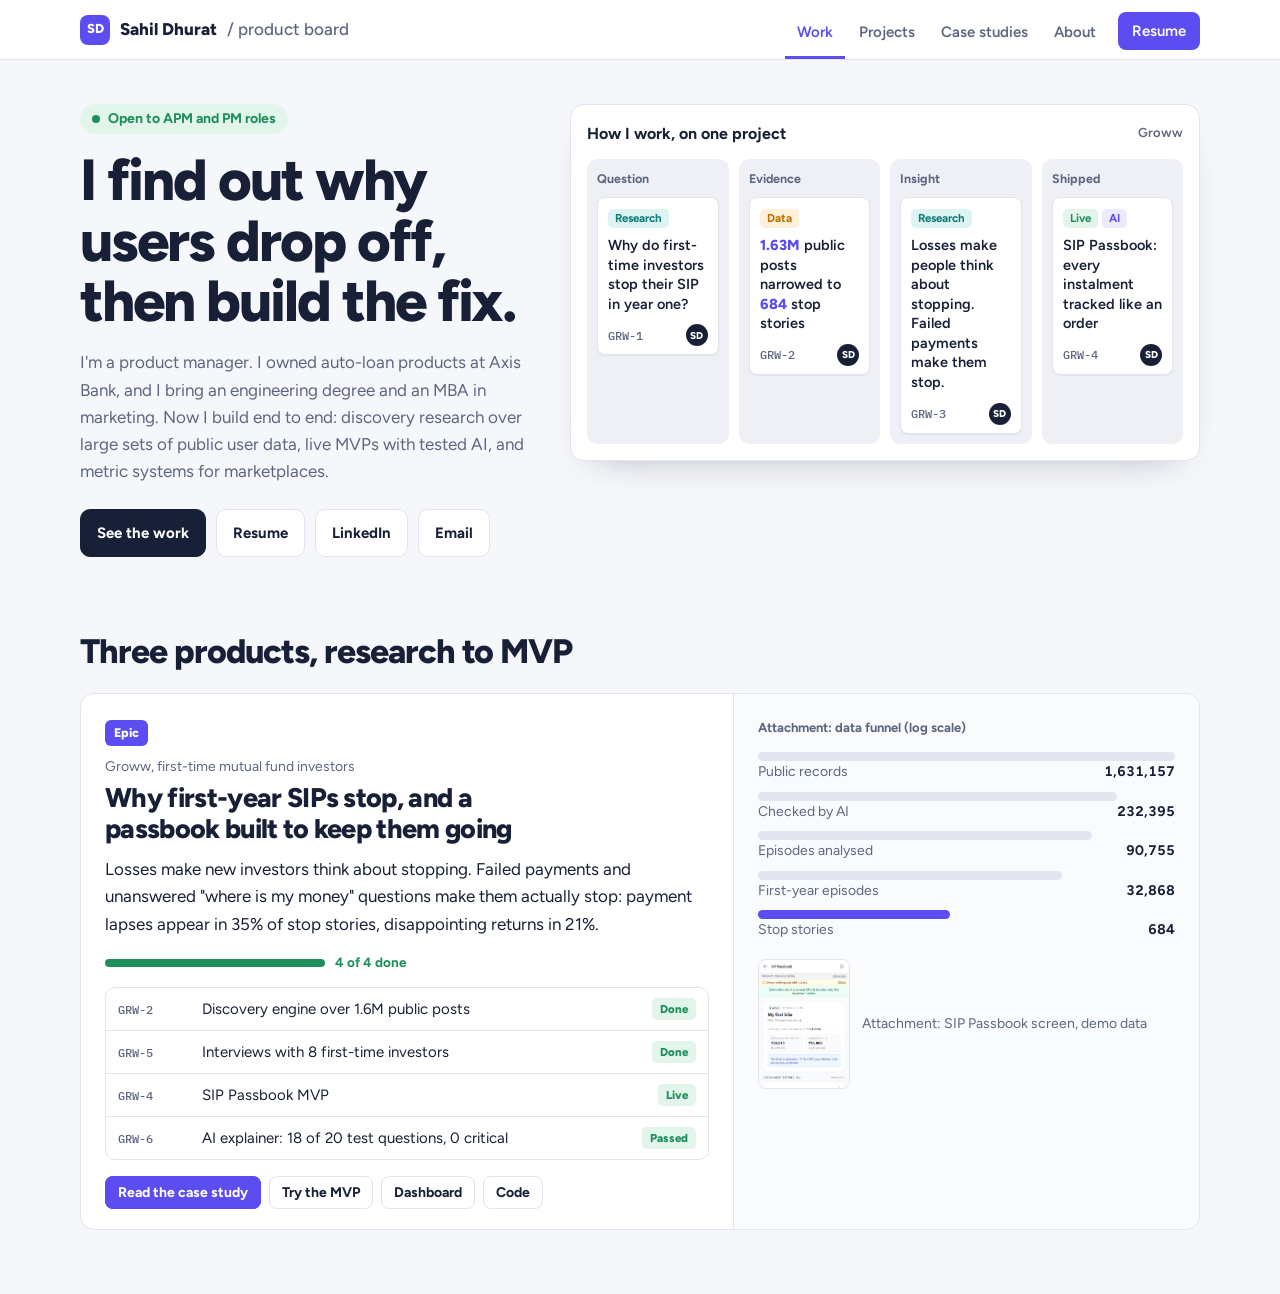
<file: preview/themes/g-sprint.html>
<!doctype html>
<html lang="en-GB">
<head>
<meta charset="utf-8">
<meta name="viewport" content="width=device-width, initial-scale=1">
<title>Theme G: Product board — Sahil Dhurat</title>
<meta name="robots" content="noindex">
<style>
@font-face { font-family: "Figtree"; src: url("fonts/figtree-latin-wght-normal.woff2") format("woff2"); font-weight: 300 900; font-display: swap; }
@font-face { font-family: "Plex Mono"; src: url("fonts/ibm-plex-mono-latin-500-normal.woff2") format("woff2"); font-weight: 500; font-display: swap; }
@font-face { font-family: "Rupee"; src: url("fonts/dm-sans-latin-ext-opsz-normal.woff2") format("woff2"); unicode-range: U+20B9; }
:root { --bg: #F6F7FB; --panel: #FFFFFF; --col: #EEF0F6; --ink: #172036; --soft: #5C6680; --line: #E1E4EE; --brand: #5B4DF0; --brand-wash: #ECEAFE;
  --done: #1E8E5A; --done-wash: #E2F5EB; --amber: #B86E00; --amber-wash: #FFF1D9; --pink-wash: #FDE7EF; --pink: #B4235B; --teal-wash: #DDF4F3; --teal: #0E7C78;
  --sans: "Rupee", "Figtree", system-ui, sans-serif; --mono: "Plex Mono", ui-monospace, monospace; }
* { box-sizing: border-box; }
body { margin: 0; background: var(--bg); color: var(--ink); font: 17px/1.6 var(--sans); }
a { color: inherit; }
.wrap { max-width: 1200px; margin: 0 auto; padding: 0 clamp(16px, 4vw, 40px); }
header { background: var(--panel); border-bottom: 1px solid var(--line); }
header .wrap { display: flex; justify-content: space-between; align-items: center; gap: 16px; padding-top: 12px; padding-bottom: 0; flex-wrap: wrap; }
.mark { display: flex; align-items: center; gap: 10px; text-decoration: none; font-weight: 800; font-size: 17px; padding-bottom: 12px; }
.mark i { width: 30px; height: 30px; border-radius: 8px; background: var(--brand); color: #fff; display: grid; place-items: center; font-style: normal; font-size: 13px; font-weight: 800; }
.mark span { font-weight: 500; color: var(--soft); }
nav { display: flex; gap: 2px; align-items: flex-end; flex-wrap: wrap; }
nav a { text-decoration: none; font-weight: 600; font-size: 15px; color: var(--soft); padding: 8px 12px 12px; border-bottom: 3px solid transparent; }
nav a.on { color: var(--brand); border-bottom-color: var(--brand); }
nav a.res { background: var(--brand); color: #fff; border-radius: 8px; padding: 7px 14px; margin: 0 0 9px 8px; border: 0; }
.hero { display: grid; grid-template-columns: minmax(0, 5fr) minmax(0, 7fr); gap: 40px; padding: 44px 0 40px; align-items: start; }
.hello { display: inline-flex; align-items: center; gap: 8px; font-weight: 700; font-size: 14px; color: var(--done); background: var(--done-wash); padding: 4px 12px; border-radius: 999px; margin: 0 0 16px; }
.hello::before { content: ""; width: 8px; height: 8px; border-radius: 50%; background: var(--done); }
h1 { font-weight: 800; font-size: clamp(38px, 4.8vw, 58px); line-height: 1.04; letter-spacing: -.035em; margin: 0 0 18px; text-wrap: balance; }
.lede { color: var(--soft); margin: 0 0 24px; max-width: 32em; }
.btns { display: flex; flex-wrap: wrap; gap: 10px; }
.btn { font-weight: 700; font-size: 15px; text-decoration: none; padding: 11px 16px; border-radius: 10px; border: 1px solid var(--line); background: var(--panel); }
.btn.primary { background: var(--ink); color: #fff; border-color: var(--ink); }
.board { background: var(--panel); border: 1px solid var(--line); border-radius: 14px; padding: 16px; box-shadow: 0 16px 36px -26px rgba(23,32,54,.45); }
.board-head { display: flex; justify-content: space-between; align-items: center; gap: 12px; margin-bottom: 12px; flex-wrap: wrap; }
.board-head b { font-size: 16px; }
.board-head span { font-size: 13px; color: var(--soft); font-weight: 600; }
.cols { display: grid; grid-template-columns: repeat(4, minmax(0, 1fr)); gap: 10px; list-style: none; margin: 0; padding: 0; }
.col { background: var(--col); border-radius: 10px; padding: 10px; }
.col h3 { font-size: 12.5px; font-weight: 700; color: var(--soft); margin: 0 0 8px; display: flex; justify-content: space-between; }
.ticket { background: var(--panel); border: 1px solid var(--line); border-radius: 8px; padding: 10px 10px 8px; font-size: 14.5px; line-height: 1.35; box-shadow: 0 1px 2px rgba(23,32,54,.06); }
.ticket p { margin: 0 0 10px; font-weight: 600; }
.ticket .fig { color: var(--brand); font-weight: 800; }
.ticket .foot { display: flex; justify-content: space-between; align-items: center; gap: 6px; }
.id { font: 500 11.5px var(--mono); color: var(--soft); }
.av { width: 22px; height: 22px; border-radius: 50%; background: var(--ink); color: #fff; display: grid; place-items: center; font-size: 10px; font-weight: 800; }
.lbl { display: inline-block; font-size: 11.5px; font-weight: 700; padding: 2px 7px; border-radius: 5px; margin: 0 4px 8px 0; }
.l-research { background: var(--teal-wash); color: var(--teal); }
.l-data { background: var(--amber-wash); color: var(--amber); }
.l-ai { background: var(--brand-wash); color: var(--brand); }
.l-ship { background: var(--done-wash); color: var(--done); }
.section { padding: 36px 0 64px; }
.section h2 { font-weight: 800; font-size: 34px; letter-spacing: -.03em; line-height: 1.1; margin: 0 0 22px; }
.epic { background: var(--panel); border: 1px solid var(--line); border-radius: 14px; display: grid; grid-template-columns: minmax(0, 7fr) minmax(0, 5fr); }
.epic > div { padding: 24px; }
.epic > div + div { border-left: 1px solid var(--line); background: #FAFBFD; border-radius: 0 14px 14px 0; }
.epic .chip { display: inline-flex; align-items: center; gap: 6px; font-size: 12.5px; font-weight: 800; color: #fff; background: var(--brand); padding: 3px 9px; border-radius: 6px; }
.epic .meta { font-size: 14px; color: var(--soft); margin: 10px 0 4px; }
.epic h3 { font-weight: 800; font-size: 27px; line-height: 1.15; letter-spacing: -.025em; margin: 0 0 12px; text-wrap: balance; }
.epic p { margin: 0 0 14px; }
.progress { display: flex; align-items: center; gap: 10px; font-size: 13.5px; font-weight: 700; color: var(--done); margin: 0 0 16px; }
.progress span.track { flex: 1; height: 8px; border-radius: 4px; background: var(--done); max-width: 220px; }
.children { list-style: none; margin: 0 0 18px; padding: 0; border: 1px solid var(--line); border-radius: 10px; }
.children li { display: grid; grid-template-columns: 74px minmax(0, 1fr) auto; gap: 10px; align-items: center; padding: 9px 12px; border-bottom: 1px solid var(--line); font-size: 15px; }
.children li:last-child { border-bottom: 0; }
.st { font-size: 11.5px; font-weight: 800; color: var(--done); background: var(--done-wash); padding: 2px 8px; border-radius: 5px; }
.links { display: flex; flex-wrap: wrap; gap: 8px; list-style: none; padding: 0; margin: 0; }
.links a { font-weight: 700; font-size: 14px; text-decoration: none; padding: 7px 12px; border-radius: 8px; border: 1px solid var(--line); background: var(--panel); }
.links li:first-child a { background: var(--brand); color: #fff; border-color: var(--brand); }
.attach { font-size: 13px; font-weight: 700; color: var(--soft); margin: 0 0 10px; }
.funnel ol { list-style: none; margin: 0; padding: 0; display: grid; gap: 8px; }
.funnel .bar { display: block; height: 9px; border-radius: 5px; background: #E3E6EF; width: var(--w); }
.funnel li:last-child .bar { background: var(--brand); }
.funnel .row { display: flex; justify-content: space-between; font-size: 14px; color: var(--soft); }
.funnel .row b { color: var(--ink); font-variant-numeric: tabular-nums; }
.thumb { margin-top: 18px; display: flex; gap: 12px; align-items: center; }
.thumb img { width: 92px; height: 130px; object-fit: cover; object-position: top; border-radius: 8px; border: 1px solid var(--line); }
.thumb p { margin: 0; font-size: 14px; color: var(--soft); }
@media (max-width: 980px) { .hero, .epic { grid-template-columns: minmax(0, 1fr); } .epic > div + div { border-left: 0; border-top: 1px solid var(--line); border-radius: 0 0 14px 14px; } }
@media (max-width: 620px) { .cols { grid-template-columns: minmax(0, 1fr) minmax(0, 1fr); } nav a { padding: 8px 8px 12px; font-size: 14px; } .children li { grid-template-columns: minmax(0, 1fr) auto; } .children .id { display: none; } }
</style>
</head>
<body>
<header><div class="wrap"><a class="mark" href="#"><i>SD</i>Sahil Dhurat <span>/ product board</span></a><nav><a class="on" href="#">Work</a><a href="#">Projects</a><a href="#">Case studies</a><a href="#">About</a><a class="res" href="#">Resume</a></nav></div></header>
<div class="wrap">
<section class="hero">
  <div>
    <p class="hello">Open to APM and PM roles</p>
    <h1>I find out why users drop off, then build the fix.</h1>
    <p class="lede">I'm a product manager. I owned auto-loan products at Axis Bank, and I bring an engineering degree and an MBA in marketing. Now I build end to end: discovery research over large sets of public user data, live MVPs with tested AI, and metric systems for marketplaces.</p>
    <div class="btns"><a class="btn primary" href="#">See the work</a><a class="btn" href="#">Resume</a><a class="btn" href="#">LinkedIn</a><a class="btn" href="#">Email</a></div>
  </div>
  <div class="board">
    <div class="board-head"><b>How I work, on one project</b><span>Groww</span></div>
    <ol class="cols">
      <li class="col"><h3>Question</h3><div class="ticket"><span class="lbl l-research">Research</span><p>Why do first-time investors stop their SIP in year one?</p><div class="foot"><span class="id">GRW-1</span><span class="av">SD</span></div></div></li>
      <li class="col"><h3>Evidence</h3><div class="ticket"><span class="lbl l-data">Data</span><p><span class="fig">1.63M</span> public posts narrowed to <span class="fig">684</span> stop stories</p><div class="foot"><span class="id">GRW-2</span><span class="av">SD</span></div></div></li>
      <li class="col"><h3>Insight</h3><div class="ticket"><span class="lbl l-research">Research</span><p>Losses make people think about stopping. Failed payments make them stop.</p><div class="foot"><span class="id">GRW-3</span><span class="av">SD</span></div></div></li>
      <li class="col"><h3>Shipped</h3><div class="ticket"><span class="lbl l-ship">Live</span><span class="lbl l-ai">AI</span><p>SIP Passbook: every instalment tracked like an order</p><div class="foot"><span class="id">GRW-4</span><span class="av">SD</span></div></div></li>
    </ol>
  </div>
</section>
<section class="section">
  <h2>Three products, research to MVP</h2>
  <article class="epic">
    <div>
      <span class="chip">Epic</span>
      <p class="meta">Groww, first-time mutual fund investors</p>
      <h3>Why first-year SIPs stop, and a passbook built to keep them going</h3>
      <p>Losses make new investors think about stopping. Failed payments and unanswered "where is my money" questions make them actually stop: payment lapses appear in 35% of stop stories, disappointing returns in 21%.</p>
      <p class="progress"><span class="track"></span>4 of 4 done</p>
      <ul class="children">
        <li><span class="id">GRW-2</span><span>Discovery engine over 1.6M public posts</span><span class="st">Done</span></li>
        <li><span class="id">GRW-5</span><span>Interviews with 8 first-time investors</span><span class="st">Done</span></li>
        <li><span class="id">GRW-4</span><span>SIP Passbook MVP</span><span class="st">Live</span></li>
        <li><span class="id">GRW-6</span><span>AI explainer: 18 of 20 test questions, 0 critical</span><span class="st">Passed</span></li>
      </ul>
      <ul class="links"><li><a href="#">Read the case study</a></li><li><a href="#">Try the MVP</a></li><li><a href="#">Dashboard</a></li><li><a href="#">Code</a></li></ul>
    </div>
    <div>
      <p class="attach">Attachment: data funnel (log scale)</p>
      <figure class="funnel" style="margin:0">
        <ol>
          <li><span class="bar" style="--w:100%"></span><span class="row"><span>Public records</span><b>1,631,157</b></span></li>
          <li><span class="bar" style="--w:86%"></span><span class="row"><span>Checked by AI</span><b>232,395</b></span></li>
          <li><span class="bar" style="--w:80%"></span><span class="row"><span>Episodes analysed</span><b>90,755</b></span></li>
          <li><span class="bar" style="--w:73%"></span><span class="row"><span>First-year episodes</span><b>32,868</b></span></li>
          <li><span class="bar" style="--w:46%"></span><span class="row"><span>Stop stories</span><b>684</b></span></li>
        </ol>
      </figure>
      <div class="thumb"><img src="img/sip-passbook.png" alt="SIP Passbook screen"><p>Attachment: SIP Passbook screen, demo data</p></div>
    </div>
  </article>
</section>
</div>
</body>
</html>
</file>
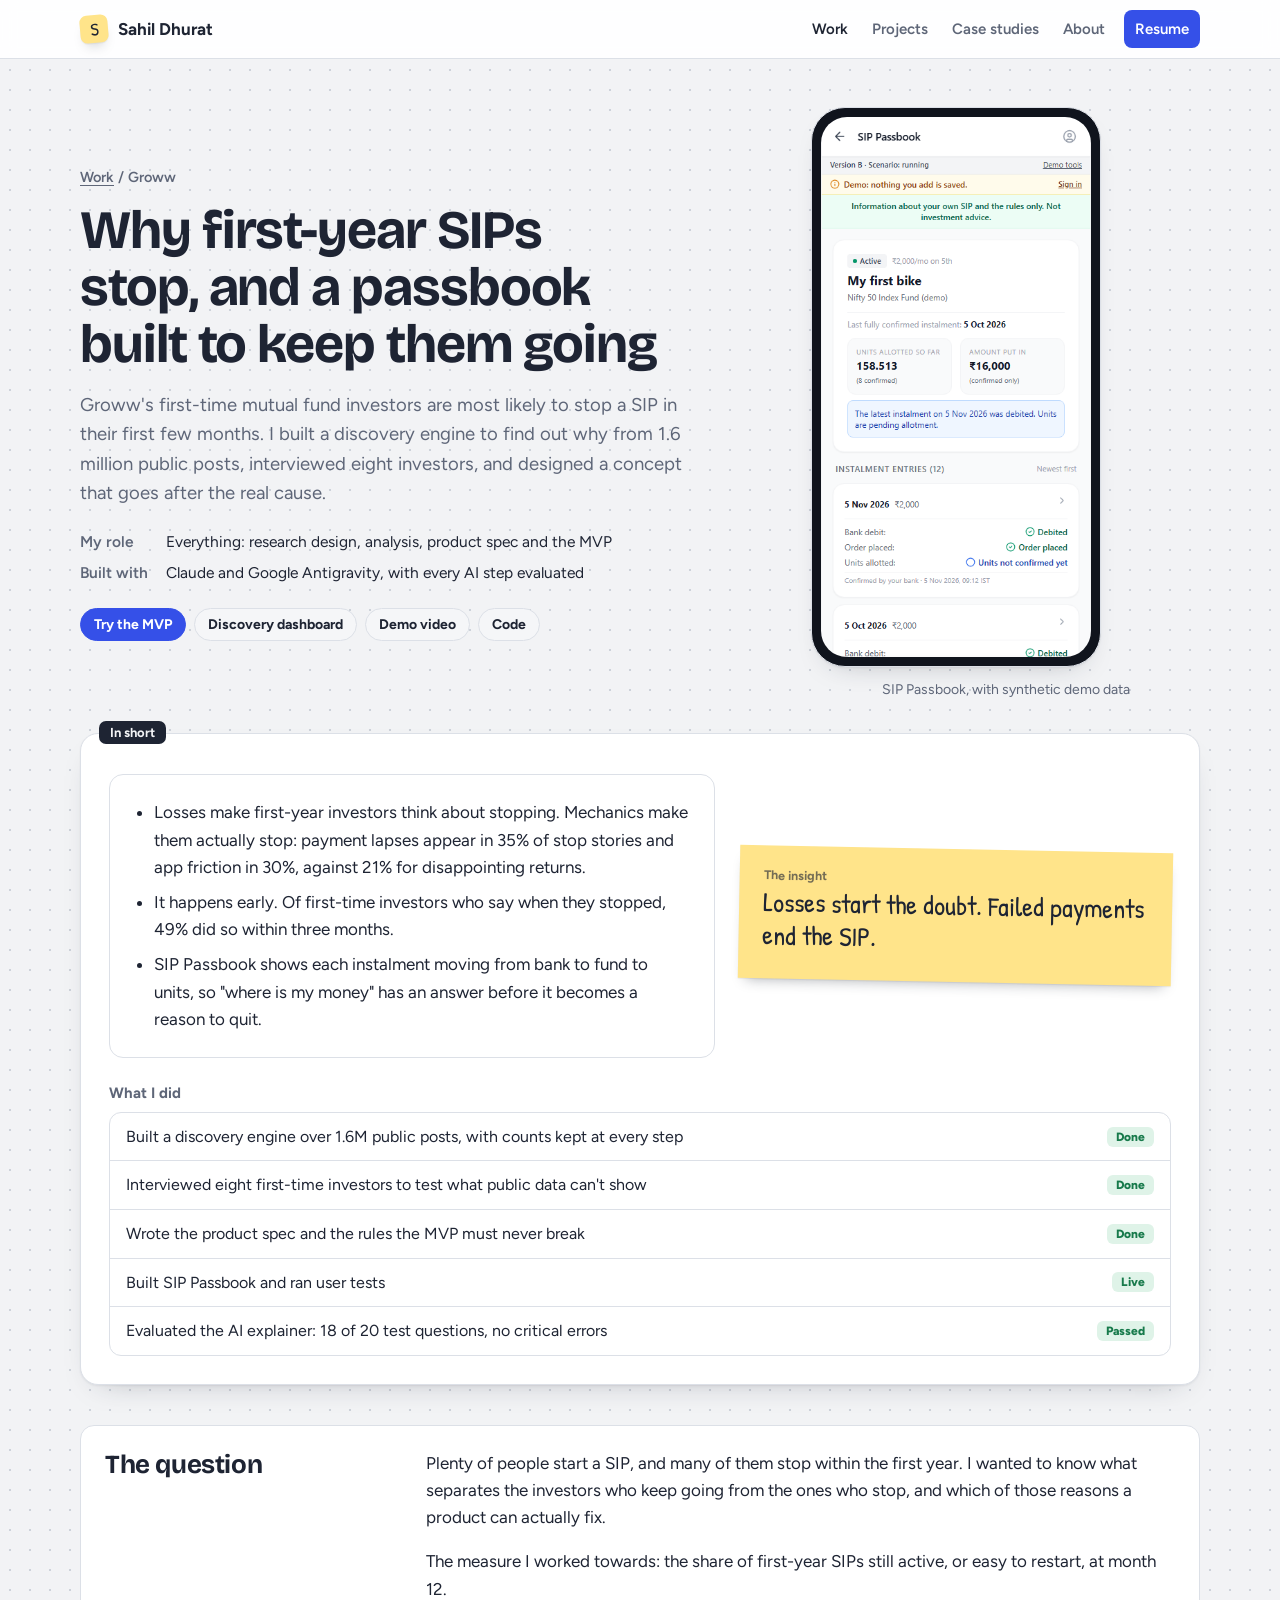
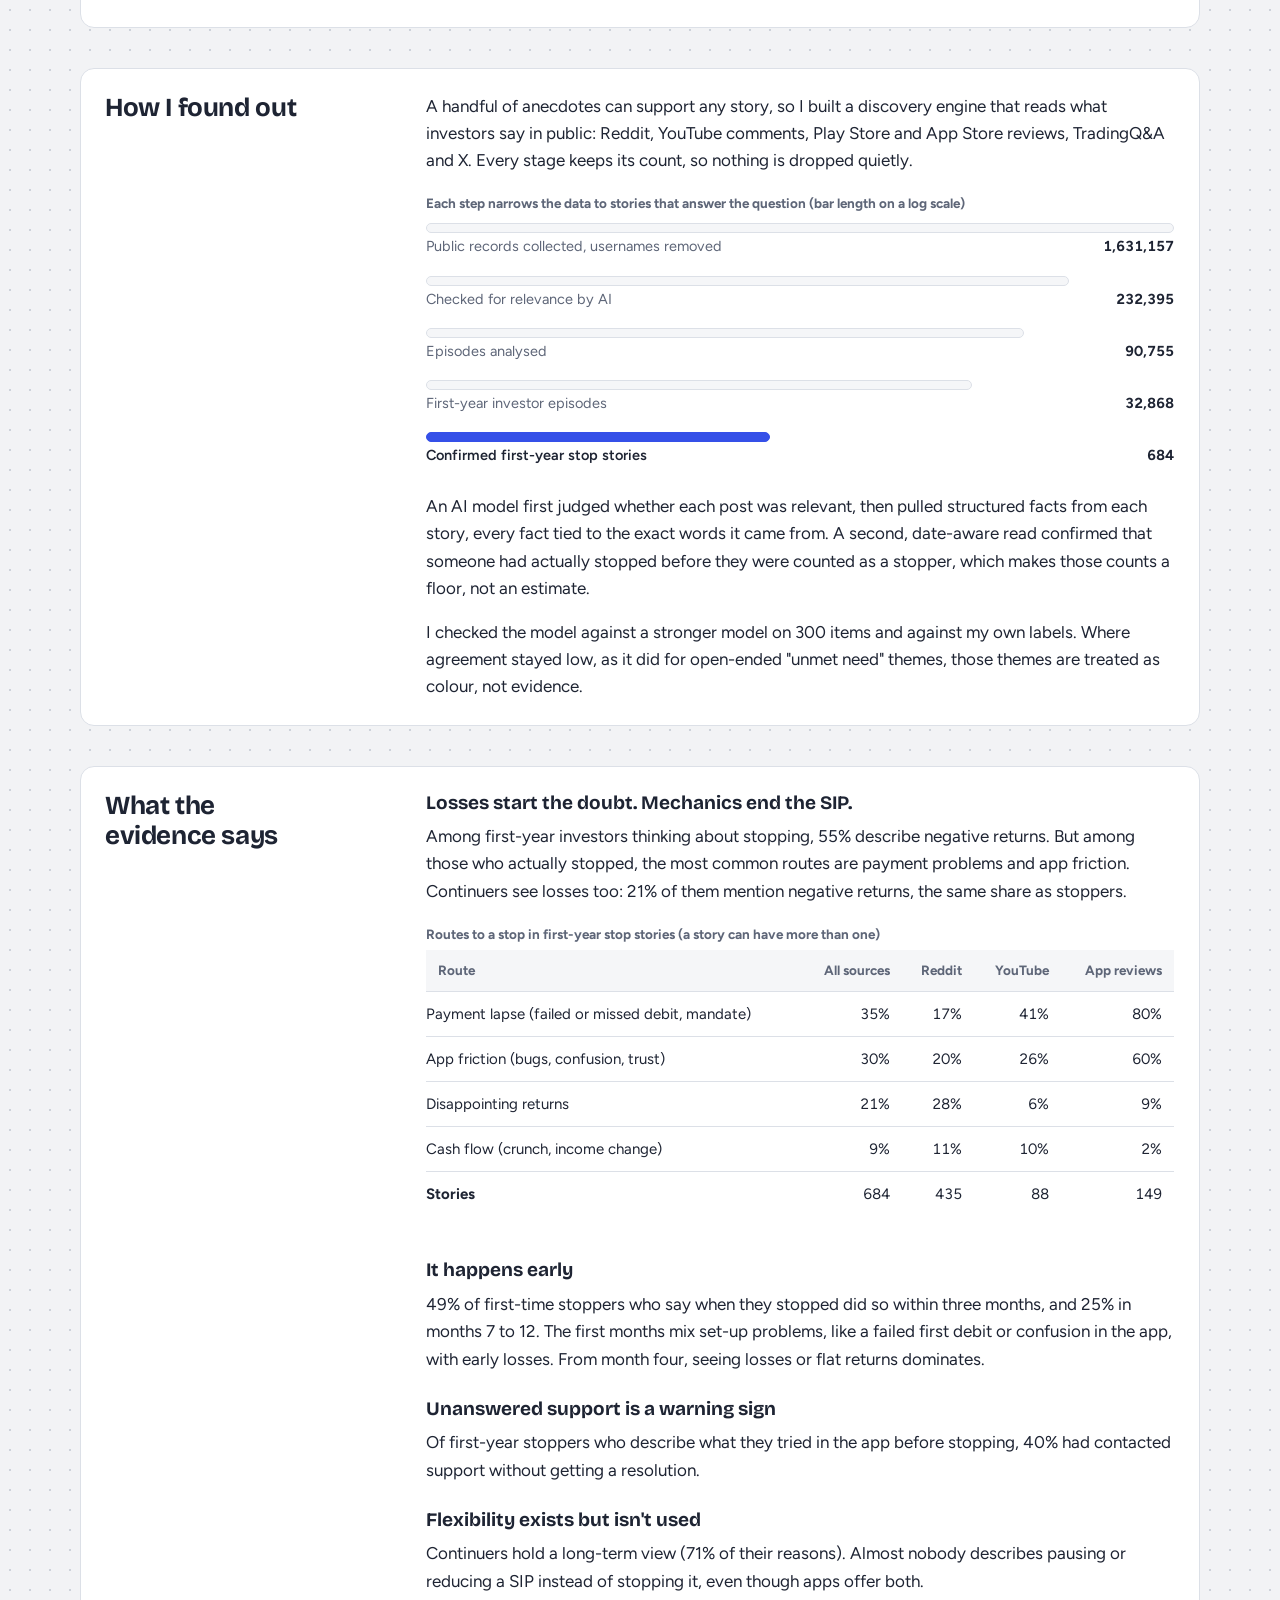
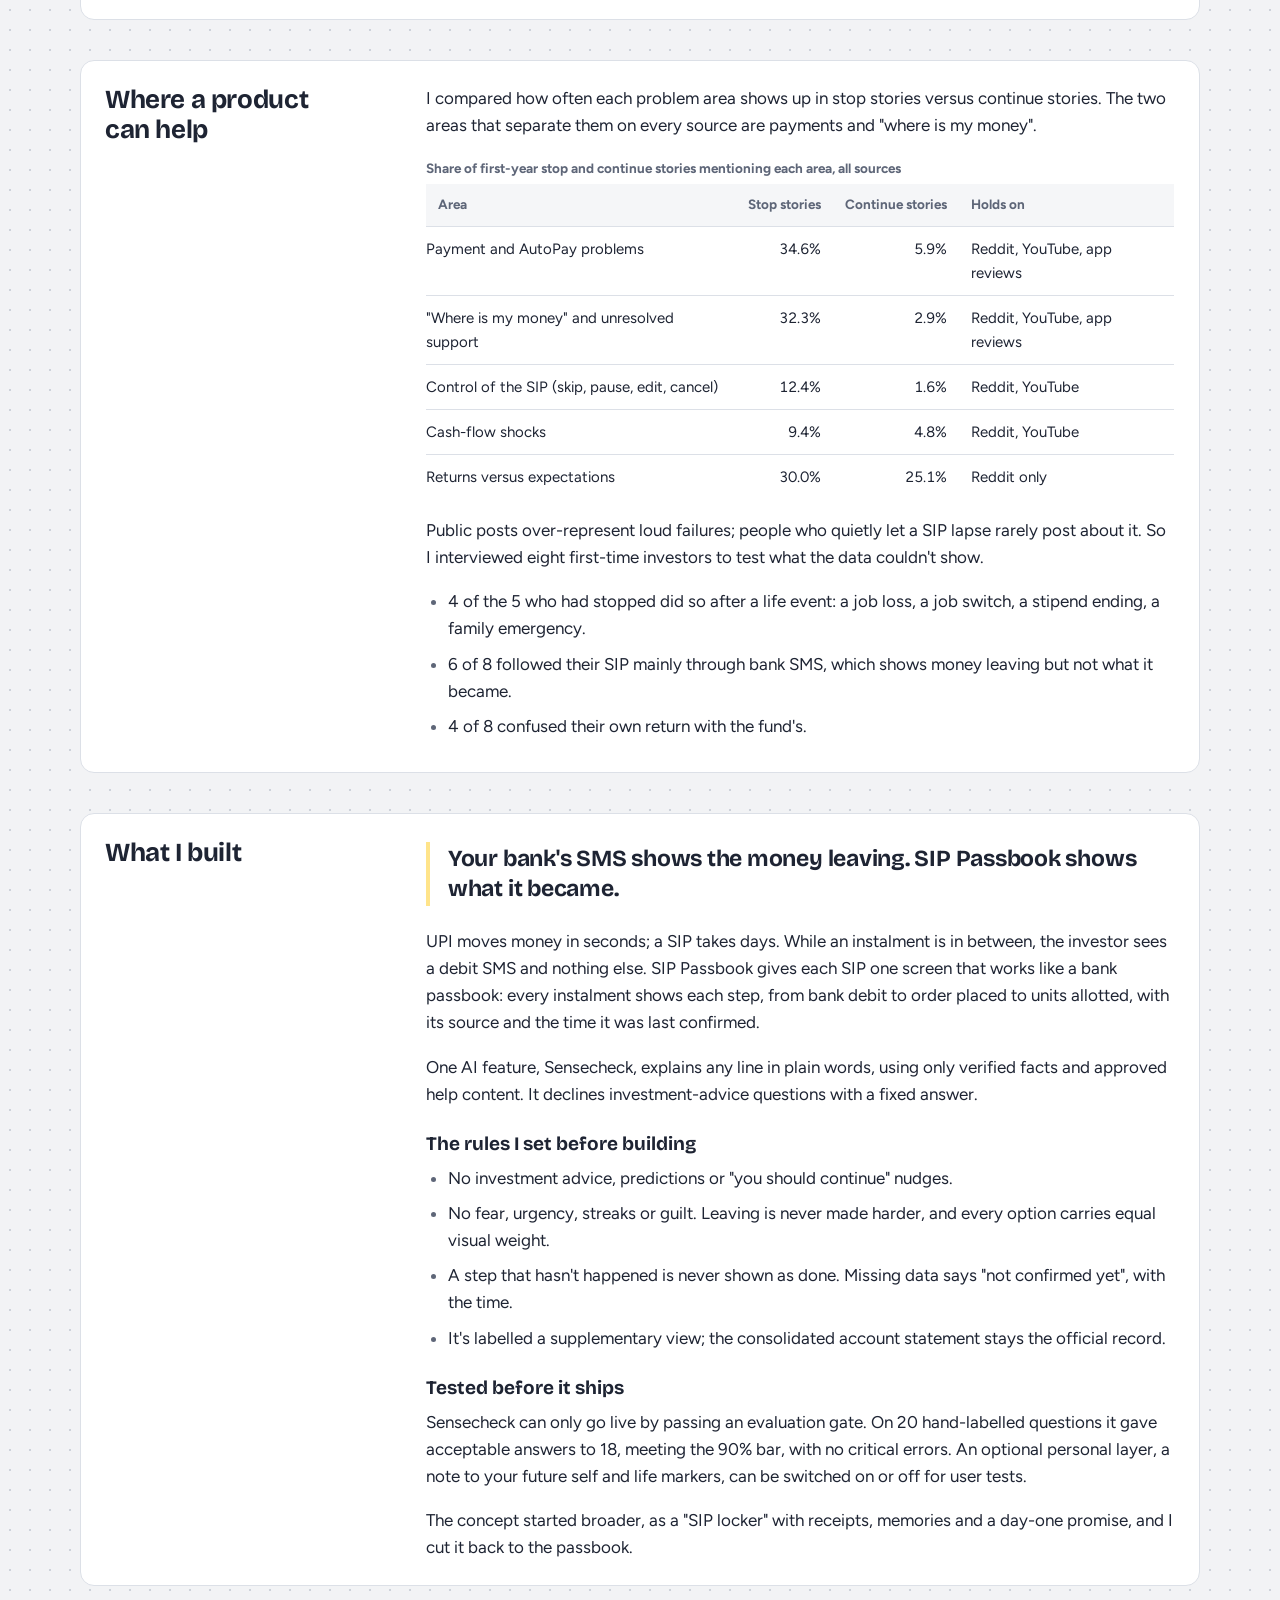
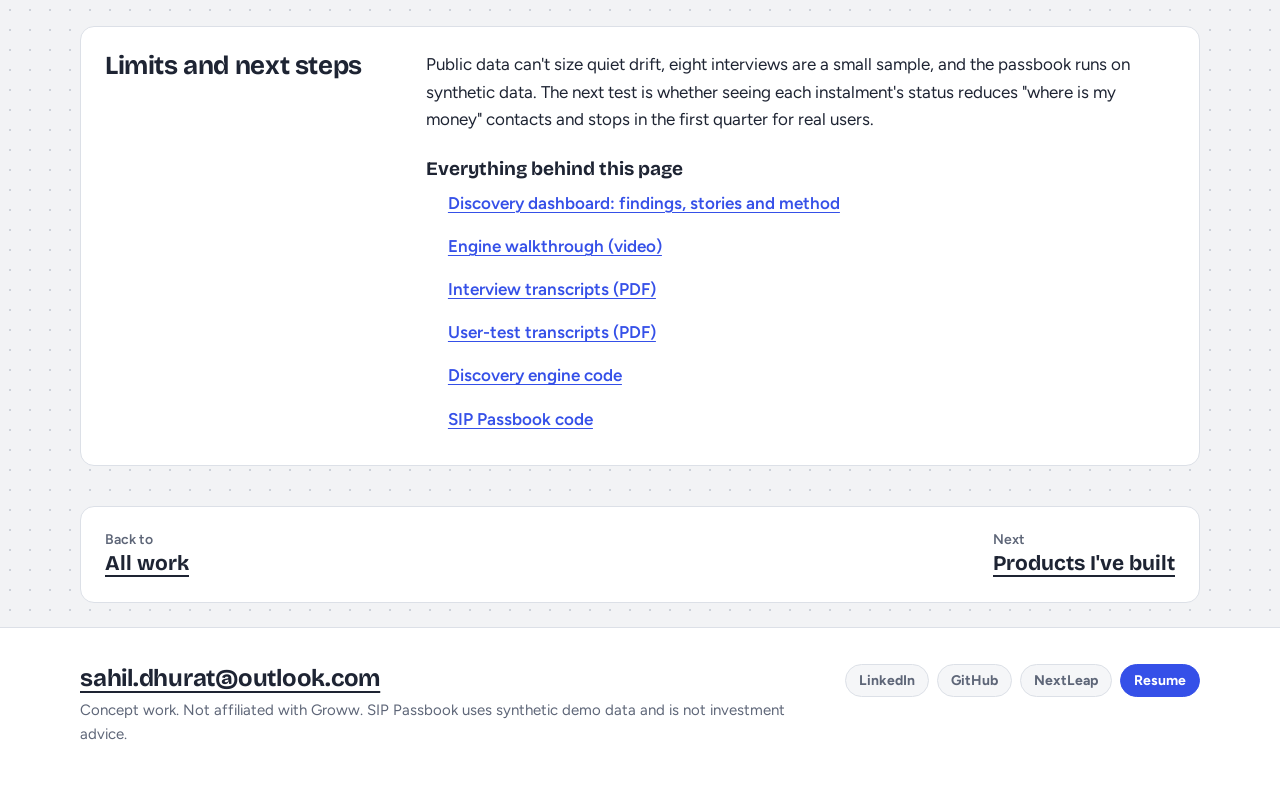
<file: preview/work/groww.html>
<!doctype html>
<html lang="en-GB">
<head>
<meta charset="utf-8">
<meta name="viewport" content="width=device-width, initial-scale=1">
<title>Why first-year SIPs stop — Sahil Dhurat</title>
<meta name="description" content="Discovery research on 1.6M public posts about SIPs, eight investor interviews, and SIP Passbook, a concept MVP for Groww's first-time investors.">
<meta name="robots" content="noindex">
<meta name="theme-color" content="#F2F3F5" media="(prefers-color-scheme: light)">
<meta name="theme-color" content="#14171F" media="(prefers-color-scheme: dark)">
<link rel="preload" href="../assets/fonts/bricolage-grotesque-latin-opsz-normal.woff2" as="font" type="font/woff2" crossorigin>
<link rel="preload" href="../assets/fonts/figtree-latin-wght-normal.woff2" as="font" type="font/woff2" crossorigin>
<link rel="stylesheet" href="../assets/site.css">
</head>
<body>
<a class="skip" href="#main">Skip to content</a>

<header class="toolbar">
  <div class="wrap">
    <a class="mark" href="../"><i aria-hidden="true">S</i>Sahil Dhurat</a>
    <nav class="site-nav" aria-label="Main">
      <a href="../#work" aria-current="page">Work</a>
      <a class="hide-sm" href="../#projects">Projects</a>
      <a class="hide-sm" href="../#case-studies">Case studies</a>
      <a class="hide-sm" href="../#about">About</a>
      <a class="nav-resume" href="https://drive.google.com/file/d/16mVuV6dT9pFEHMeCt_t-MgY8AIMUmg17/view?usp=sharing">Resume</a>
    </nav>
  </div>
</header>

<main id="main">

<section class="case-hero" aria-labelledby="case-title">
  <div class="wrap">
    <div>
      <p class="crumbs"><a href="../#work">Work</a> / Groww</p>
      <h1 id="case-title">Why first-year SIPs stop, and a passbook built to keep them going</h1>
      <p class="lede">Groww's first-time mutual fund investors are most likely to stop a SIP in their first few months. I built a discovery engine to find out why from 1.6 million public posts, interviewed eight investors, and designed a concept that goes after the real cause.</p>
      <dl class="meta">
        <dt>My role</dt><dd>Everything: research design, analysis, product spec and the MVP</dd>
        <dt>Built with</dt><dd>Claude and Google Antigravity, with every AI step evaluated</dd>
      </dl>
      <ul class="chips">
        <li class="go"><a href="https://sippassbook.vercel.app/">Try the MVP</a></li>
        <li><a href="https://site-bice-three-88.vercel.app/">Discovery dashboard</a></li>
        <li><a href="https://site-bice-three-88.vercel.app/videos/passbook-demo.mp4">Demo video</a></li>
        <li><a href="https://github.com/sahildhurat/groww-engine">Code</a></li>
      </ul>
    </div>
    <figure style="margin:0">
      <div class="phone"><img src="../assets/img/sip-passbook.png" width="390" height="780" alt="SIP Passbook screen showing an active SIP of ₹2,000 a month, 158.513 units allotted from eight confirmed instalments, and the latest instalment debited with units not confirmed yet."></div>
      <figcaption class="phone-cap">SIP Passbook, with synthetic demo data</figcaption>
    </figure>
  </div>
</section>

<div class="wrap stack">

  <section class="frame" aria-labelledby="short-title">
    <span class="tab" id="short-title">In short</span>
    <div class="summary">
      <div class="card">
        <ul style="margin:0;padding-left:20px">
          <li style="margin-bottom:8px">Losses make first-year investors think about stopping. Mechanics make them actually stop: payment lapses appear in 35% of stop stories and app friction in 30%, against 21% for disappointing returns.</li>
          <li style="margin-bottom:8px">It happens early. Of first-time investors who say when they stopped, 49% did so within three months.</li>
          <li>SIP Passbook shows each instalment moving from bank to fund to units, so "where is my money" has an answer before it becomes a reason to quit.</li>
        </ul>
      </div>
      <div class="sticky s-yellow tilt-r big-note"><span class="k">The insight</span><span class="v">Losses start the doubt. Failed payments end the SIP.</span></div>
    </div>
    <h2 style="font:700 15px var(--sans);color:var(--soft);margin:26px 0 10px">What I did</h2>
    <ul class="tasks">
      <li><span>Built a discovery engine over 1.6M public posts, with counts kept at every step</span><span class="st">Done</span></li>
      <li><span>Interviewed eight first-time investors to test what public data can't show</span><span class="st">Done</span></li>
      <li><span>Wrote the product spec and the rules the MVP must never break</span><span class="st">Done</span></li>
      <li><span>Built SIP Passbook and ran user tests</span><span class="st">Live</span></li>
      <li><span>Evaluated the AI explainer: 18 of 20 test questions, no critical errors</span><span class="st">Passed</span></li>
    </ul>
  </section>

  <section class="card chapter" aria-labelledby="c1">
    <h2 id="c1">The question</h2>
    <div class="prose">
      <p>Plenty of people start a SIP, and many of them stop within the first year. I wanted to know what separates the investors who keep going from the ones who stop, and which of those reasons a product can actually fix.</p>
      <p>The measure I worked towards: the share of first-year SIPs still active, or easy to restart, at month 12.</p>
    </div>
  </section>

  <section class="card chapter" aria-labelledby="c2">
    <h2 id="c2">How I found out</h2>
    <div class="prose">
      <p>A handful of anecdotes can support any story, so I built a discovery engine that reads what investors say in public: Reddit, YouTube comments, Play Store and App Store reviews, TradingQ&amp;A and X. Every stage keeps its count, so nothing is dropped quietly.</p>
      <figure class="funnel big">
        <figcaption>Each step narrows the data to stories that answer the question (bar length on a log scale)</figcaption>
        <ol>
          <li style="--w:100%"><span class="bar"></span><span class="row"><span>Public records collected, usernames removed</span><b>1,631,157</b></span></li>
          <li style="--w:86%"><span class="bar"></span><span class="row"><span>Checked for relevance by AI</span><b>232,395</b></span></li>
          <li style="--w:80%"><span class="bar"></span><span class="row"><span>Episodes analysed</span><b>90,755</b></span></li>
          <li style="--w:73%"><span class="bar"></span><span class="row"><span>First-year investor episodes</span><b>32,868</b></span></li>
          <li style="--w:46%"><span class="bar"></span><span class="row"><span>Confirmed first-year stop stories</span><b>684</b></span></li>
        </ol>
      </figure>
      <p>An AI model first judged whether each post was relevant, then pulled structured facts from each story, every fact tied to the exact words it came from. A second, date-aware read confirmed that someone had actually stopped before they were counted as a stopper, which makes those counts a floor, not an estimate.</p>
      <p>I checked the model against a stronger model on 300 items and against my own labels. Where agreement stayed low, as it did for open-ended "unmet need" themes, those themes are treated as colour, not evidence.</p>
    </div>
  </section>

  <section class="card chapter" aria-labelledby="c3">
    <h2 id="c3">What the evidence says</h2>
    <div class="prose">
      <h3>Losses start the doubt. Mechanics end the SIP.</h3>
      <p>Among first-year investors thinking about stopping, 55% describe negative returns. But among those who actually stopped, the most common routes are payment problems and app friction. Continuers see losses too: 21% of them mention negative returns, the same share as stoppers.</p>
      <div class="table-scroll">
        <table class="datatable">
          <caption>Routes to a stop in first-year stop stories (a story can have more than one)</caption>
          <thead><tr><th scope="col">Route</th><th scope="col" class="num">All sources</th><th scope="col" class="num">Reddit</th><th scope="col" class="num">YouTube</th><th scope="col" class="num">App reviews</th></tr></thead>
          <tbody>
            <tr><td>Payment lapse (failed or missed debit, mandate)</td><td class="num">35%</td><td class="num">17%</td><td class="num">41%</td><td class="num">80%</td></tr>
            <tr><td>App friction (bugs, confusion, trust)</td><td class="num">30%</td><td class="num">20%</td><td class="num">26%</td><td class="num">60%</td></tr>
            <tr><td>Disappointing returns</td><td class="num">21%</td><td class="num">28%</td><td class="num">6%</td><td class="num">9%</td></tr>
            <tr><td>Cash flow (crunch, income change)</td><td class="num">9%</td><td class="num">11%</td><td class="num">10%</td><td class="num">2%</td></tr>
            <tr><th scope="row">Stories</th><td class="num">684</td><td class="num">435</td><td class="num">88</td><td class="num">149</td></tr>
          </tbody>
        </table>
      </div>
      <h3>It happens early</h3>
      <p>49% of first-time stoppers who say when they stopped did so within three months, and 25% in months 7 to 12. The first months mix set-up problems, like a failed first debit or confusion in the app, with early losses. From month four, seeing losses or flat returns dominates.</p>
      <h3>Unanswered support is a warning sign</h3>
      <p>Of first-year stoppers who describe what they tried in the app before stopping, 40% had contacted support without getting a resolution.</p>
      <h3>Flexibility exists but isn't used</h3>
      <p>Continuers hold a long-term view (71% of their reasons). Almost nobody describes pausing or reducing a SIP instead of stopping it, even though apps offer both.</p>
    </div>
  </section>

  <section class="card chapter" aria-labelledby="c4">
    <h2 id="c4">Where a product can help</h2>
    <div class="prose">
      <p>I compared how often each problem area shows up in stop stories versus continue stories. The two areas that separate them on every source are payments and "where is my money".</p>
      <div class="table-scroll">
        <table class="datatable">
          <caption>Share of first-year stop and continue stories mentioning each area, all sources</caption>
          <thead><tr><th scope="col">Area</th><th scope="col" class="num">Stop stories</th><th scope="col" class="num">Continue stories</th><th scope="col">Holds on</th></tr></thead>
          <tbody>
            <tr><td>Payment and AutoPay problems</td><td class="num">34.6%</td><td class="num">5.9%</td><td>Reddit, YouTube, app reviews</td></tr>
            <tr><td>"Where is my money" and unresolved support</td><td class="num">32.3%</td><td class="num">2.9%</td><td>Reddit, YouTube, app reviews</td></tr>
            <tr><td>Control of the SIP (skip, pause, edit, cancel)</td><td class="num">12.4%</td><td class="num">1.6%</td><td>Reddit, YouTube</td></tr>
            <tr><td>Cash-flow shocks</td><td class="num">9.4%</td><td class="num">4.8%</td><td>Reddit, YouTube</td></tr>
            <tr><td>Returns versus expectations</td><td class="num">30.0%</td><td class="num">25.1%</td><td>Reddit only</td></tr>
          </tbody>
        </table>
      </div>
      <p>Public posts over-represent loud failures; people who quietly let a SIP lapse rarely post about it. So I interviewed eight first-time investors to test what the data couldn't show.</p>
      <ul>
        <li>4 of the 5 who had stopped did so after a life event: a job loss, a job switch, a stipend ending, a family emergency.</li>
        <li>6 of 8 followed their SIP mainly through bank SMS, which shows money leaving but not what it became.</li>
        <li>4 of 8 confused their own return with the fund's.</li>
      </ul>
    </div>
  </section>

  <section class="card chapter" aria-labelledby="c5">
    <h2 id="c5">What I built</h2>
    <div class="prose">
      <p class="pull">Your bank's SMS shows the money leaving. SIP Passbook shows what it became.</p>
      <p>UPI moves money in seconds; a SIP takes days. While an instalment is in between, the investor sees a debit SMS and nothing else. SIP Passbook gives each SIP one screen that works like a bank passbook: every instalment shows each step, from bank debit to order placed to units allotted, with its source and the time it was last confirmed.</p>
      <p>One AI feature, Sensecheck, explains any line in plain words, using only verified facts and approved help content. It declines investment-advice questions with a fixed answer.</p>
      <h3>The rules I set before building</h3>
      <ul>
        <li>No investment advice, predictions or "you should continue" nudges.</li>
        <li>No fear, urgency, streaks or guilt. Leaving is never made harder, and every option carries equal visual weight.</li>
        <li>A step that hasn't happened is never shown as done. Missing data says "not confirmed yet", with the time.</li>
        <li>It's labelled a supplementary view; the consolidated account statement stays the official record.</li>
      </ul>
      <h3>Tested before it ships</h3>
      <p>Sensecheck can only go live by passing an evaluation gate. On 20 hand-labelled questions it gave acceptable answers to 18, meeting the 90% bar, with no critical errors. An optional personal layer, a note to your future self and life markers, can be switched on or off for user tests.</p>
      <p>The concept started broader, as a "SIP locker" with receipts, memories and a day-one promise, and I cut it back to the passbook.</p>
    </div>
  </section>

  <section class="card chapter" aria-labelledby="c6">
    <h2 id="c6">Limits and next steps</h2>
    <div class="prose">
      <p>Public data can't size quiet drift, eight interviews are a small sample, and the passbook runs on synthetic data. The next test is whether seeing each instalment's status reduces "where is my money" contacts and stops in the first quarter for real users.</p>
      <h3>Everything behind this page</h3>
      <ul class="links-list">
        <li><a href="https://site-bice-three-88.vercel.app/">Discovery dashboard: findings, stories and method</a></li>
        <li><a href="https://site-bice-three-88.vercel.app/videos/engine-walkthrough.mp4">Engine walkthrough (video)</a></li>
        <li><a href="https://site-bice-three-88.vercel.app/research/interview-transcripts.pdf">Interview transcripts (PDF)</a></li>
        <li><a href="https://site-bice-three-88.vercel.app/research/user-test-transcripts.pdf">User-test transcripts (PDF)</a></li>
        <li><a href="https://github.com/sahildhurat/groww-engine">Discovery engine code</a></li>
        <li><a href="https://github.com/sahildhurat/groww-again">SIP Passbook code</a></li>
      </ul>
    </div>
  </section>

  <nav class="card next" aria-label="More work">
    <div><span>Back to</span><a href="../#work">All work</a></div>
    <div><span>Next</span><a href="../#projects">Products I've built</a></div>
  </nav>

</div>
</main>

<footer class="site-foot">
  <div class="wrap">
    <div>
      <p class="contact"><a href="mailto:sahil.dhurat@outlook.com">sahil.dhurat@outlook.com</a></p>
      <p class="disclaimer">Concept work. Not affiliated with Groww. SIP Passbook uses synthetic demo data and is not investment advice.</p>
    </div>
    <ul class="chips">
      <li><a href="https://www.linkedin.com/in/sahil-dhurat/">LinkedIn</a></li>
      <li><a href="https://github.com/sahildhurat">GitHub</a></li>
      <li><a href="https://nextleap.app/portfolio/sahil-dhurat">NextLeap</a></li>
      <li class="go"><a href="https://drive.google.com/file/d/16mVuV6dT9pFEHMeCt_t-MgY8AIMUmg17/view?usp=sharing">Resume</a></li>
    </ul>
  </div>
</footer>
</body>
</html>
</file>
<file: preview/assets/site.css>
/* Sahil Dhurat — portfolio. Workshop-board theme. Notes in DESIGN.md */

@font-face { font-family: "Bricolage"; src: url("fonts/bricolage-grotesque-latin-opsz-normal.woff2") format("woff2"); font-weight: 200 800; font-display: swap; }
@font-face { font-family: "Figtree"; src: url("fonts/figtree-latin-wght-normal.woff2") format("woff2"); font-weight: 300 900; font-display: swap; }
@font-face { font-family: "Marker"; src: url("fonts/patrick-hand-latin-400-normal.woff2") format("woff2"); font-weight: 400; font-display: swap; }
@font-face { font-family: "Rupee"; src: url("fonts/dm-sans-latin-ext-opsz-normal.woff2") format("woff2"); font-weight: 100 1000; unicode-range: U+20B9; font-display: swap; }

:root {
  --canvas: #F2F3F5;
  --dot: #CDD2DA;
  --frame: #FFFFFF;
  --card: #FFFFFF;
  --well: #F5F6F8;
  --ink: #1E2433;
  --soft: #5E6678;
  --line: #DCE0E7;
  --accent: #3550E8;
  --accent-ink: #FFFFFF;
  --go: #177A4B;
  --go-wash: #DFF3E8;
  --cursor: #F2602F;
  --sticky-ink: #1E2433;
  --yellow: #FFE48A;
  --blue: #C6E0FF;
  --pink: #FFC9D9;
  --green: #C3EDCD;
  --violet: #DCD0FF;
  --shadow: 0 1px 2px rgba(30, 36, 51, 0.06), 0 12px 30px -20px rgba(30, 36, 51, 0.38);
  --sticky-shadow: 0 1px 1px rgba(0, 0, 0, 0.06), 0 8px 14px -8px rgba(30, 36, 51, 0.38);

  --head: "Rupee", "Bricolage", system-ui, -apple-system, "Segoe UI", sans-serif;
  --sans: "Rupee", "Figtree", system-ui, -apple-system, "Segoe UI", Roboto, sans-serif;
  --marker: "Rupee", "Marker", "Segoe Print", "Comic Sans MS", cursive;

  --wrap: 1200px;
  --gutter: clamp(16px, 4vw, 40px);
  color-scheme: light;
}
@media (prefers-color-scheme: dark) {
  :root:not([data-theme="light"]) {
    --canvas: #14171F; --dot: #2B313E; --frame: #1B202B; --card: #212734; --well: #262D3B;
    --ink: #E8EBF2; --soft: #A3ABBD; --line: #313848; --accent: #93A4FF; --accent-ink: #14171F;
    --go: #7FD8A6; --go-wash: #1F3A2D;
    --shadow: 0 1px 2px rgba(0, 0, 0, 0.3), 0 14px 30px -18px rgba(0, 0, 0, 0.6);
    color-scheme: dark;
  }
}
:root[data-theme="dark"] {
  --canvas: #14171F; --dot: #2B313E; --frame: #1B202B; --card: #212734; --well: #262D3B;
  --ink: #E8EBF2; --soft: #A3ABBD; --line: #313848; --accent: #93A4FF; --accent-ink: #14171F;
  --go: #7FD8A6; --go-wash: #1F3A2D;
  --shadow: 0 1px 2px rgba(0, 0, 0, 0.3), 0 14px 30px -18px rgba(0, 0, 0, 0.6);
  color-scheme: dark;
}

*, *::before, *::after { box-sizing: border-box; }
html { -webkit-text-size-adjust: 100%; text-size-adjust: 100%; scroll-behavior: smooth; scroll-padding-top: 72px; }
body {
  margin: 0;
  color: var(--ink);
  font: 17px/1.6 var(--sans);
  background-color: var(--canvas);
  background-image: radial-gradient(var(--dot) 1px, transparent 1.2px);
  background-size: 20px 20px;
  -webkit-font-smoothing: antialiased;
}
img { max-width: 100%; height: auto; display: block; }
a { color: inherit; }
p { margin: 0 0 1em; }
h1, h2, h3, h4 { margin: 0; text-wrap: balance; }
:focus-visible { outline: 3px solid var(--accent); outline-offset: 3px; border-radius: 6px; }
.skip { position: absolute; left: -9999px; top: 8px; z-index: 20; background: var(--ink); color: var(--canvas); padding: 8px 14px; border-radius: 8px; }
.skip:focus { left: 8px; }
.wrap { max-width: var(--wrap); margin: 0 auto; padding: 0 var(--gutter); }
.prose a, .text-link { color: var(--accent); text-underline-offset: 3px; text-decoration-thickness: 1px; }
.prose a:hover, .text-link:hover { text-decoration-thickness: 2px; }

/* ---------- Toolbar ---------- */
.toolbar { position: sticky; top: 0; z-index: 10; background: color-mix(in srgb, var(--frame) 92%, transparent); backdrop-filter: blur(8px); -webkit-backdrop-filter: blur(8px); border-bottom: 1px solid var(--line); }
.toolbar .wrap { display: flex; align-items: center; justify-content: space-between; gap: 16px; padding-top: 10px; padding-bottom: 10px; }
.mark { display: flex; align-items: center; gap: 10px; font: 700 17px var(--sans); text-decoration: none; white-space: nowrap; }
.mark i { width: 28px; height: 28px; border-radius: 7px; background: var(--yellow); color: var(--sticky-ink); display: grid; place-items: center; font: 400 18px var(--marker); font-style: normal; transform: rotate(-5deg); box-shadow: var(--sticky-shadow); }
.site-nav { display: flex; gap: 2px; align-items: center; flex-wrap: nowrap; }
.site-nav a { text-decoration: none; font-weight: 600; font-size: 15px; padding: 7px 11px; border-radius: 8px; color: var(--soft); white-space: nowrap; }
.site-nav a:hover { background: var(--well); color: var(--ink); }
.site-nav a[aria-current="page"] { color: var(--ink); }
.site-nav .nav-resume { background: var(--accent); color: var(--accent-ink); margin-left: 6px; }
.site-nav .nav-resume:hover { background: var(--accent); color: var(--accent-ink); filter: brightness(1.08); }

/* ---------- Shared pieces ---------- */
.badge { display: inline-flex; align-items: center; gap: 8px; font: 700 14px var(--sans); color: var(--go); background: var(--go-wash); padding: 5px 12px; border-radius: 999px; margin: 0 0 18px; }
.badge::before { content: ""; width: 8px; height: 8px; border-radius: 50%; background: var(--go); }

.btns { display: flex; flex-wrap: wrap; gap: 10px; }
.btn { font: 700 15px var(--sans); text-decoration: none; padding: 11px 16px; border-radius: 10px; background: var(--card); border: 1px solid var(--line); box-shadow: 0 1px 2px rgba(30, 36, 51, 0.06); }
.btn:hover { border-color: var(--ink); }
.btn-primary { background: var(--ink); color: var(--canvas); border-color: var(--ink); }

.chips { display: flex; flex-wrap: wrap; gap: 8px; list-style: none; padding: 0; margin: 0; }
.chips a { display: inline-block; font: 700 14px var(--sans); text-decoration: none; padding: 7px 13px; border-radius: 999px; border: 1px solid var(--line); background: var(--well); }
.chips a:hover { border-color: var(--ink); }
.chips .go a { background: var(--accent); border-color: var(--accent); color: var(--accent-ink); }
.chips .note { font: 600 14px var(--sans); color: var(--soft); padding: 7px 4px; }

/* A FigJam-style section frame with a name tab */
.frame { background: var(--frame); border: 1px solid var(--line); border-radius: 18px; padding: 40px clamp(16px, 2.6vw, 28px) clamp(18px, 2.6vw, 28px); position: relative; box-shadow: var(--shadow); }
.frame > .tab { position: absolute; top: -13px; left: 18px; font: 700 13px var(--sans); background: var(--ink); color: var(--canvas); padding: 4px 11px; border-radius: 7px; white-space: nowrap; max-width: calc(100% - 36px); overflow: hidden; text-overflow: ellipsis; }

.card { background: var(--card); border: 1px solid var(--line); border-radius: 14px; padding: clamp(18px, 2.4vw, 24px); }

/* Sticky notes: used only where the content is a key finding or a step */
.sticky { color: var(--sticky-ink); padding: 12px 14px 16px; box-shadow: var(--sticky-shadow); position: relative; }
.sticky .k { display: block; font: 700 12.5px var(--sans); color: rgba(30, 36, 51, 0.62); margin-bottom: 4px; }
.sticky .v { font: 400 21px/1.22 var(--marker); }
.sticky b { display: block; font: 800 28px/1.1 var(--head); letter-spacing: -0.02em; margin-bottom: 2px; }
.s-yellow { background: var(--yellow); } .s-blue { background: var(--blue); } .s-pink { background: var(--pink); } .s-green { background: var(--green); } .s-violet { background: var(--violet); }
.tilt-l { transform: rotate(-1.4deg); } .tilt-r { transform: rotate(1.1deg); } .tilt-s { transform: rotate(-.6deg); }

/* ---------- Home: hero ---------- */
.hero { padding: clamp(32px, 6vw, 64px) 0 clamp(36px, 5vw, 56px); }
.hero .wrap { display: grid; grid-template-columns: 280px minmax(0, 1fr); gap: clamp(28px, 4.5vw, 64px); align-items: start; }
.hero .polaroid { margin-top: 14px; }
.hero h1 { font: 700 clamp(40px, 4.8vw, 60px)/1.04 var(--head); letter-spacing: -0.012em; margin-bottom: 20px; font-variation-settings: "opsz" 96; max-width: 13.5em; }
.hero .lede { color: var(--soft); font-size: 18.5px; line-height: 1.6; max-width: 38em; margin-bottom: 26px; }
.hero .looking { max-width: 520px; margin: 0 0 30px 4px; }
.hero .lede strong { color: var(--ink); font-weight: 650; }

.how { list-style: none; margin: 0; padding: 0; display: grid; grid-template-columns: repeat(4, minmax(0, 1fr)); gap: 30px 36px; }
.how .sticky { min-height: 150px; }
.how .sticky:not(:last-child)::after { content: ""; position: absolute; right: -31px; top: 50%; width: 24px; height: 2px; background: var(--ink); }
.how .sticky:not(:last-child)::before { content: ""; position: absolute; right: -33px; top: calc(50% - 4px); border-left: 8px solid var(--ink); border-top: 5px solid transparent; border-bottom: 5px solid transparent; }
.how-link { margin: 22px 0 0; font-size: 15px; }
.how-board .cursor { top: auto; right: 150px; bottom: 16px; }
.stamp { position: absolute; right: -10px; bottom: -12px; width: 44px; height: 44px; border-radius: 50%; background: #fff; color: var(--sticky-ink); border: 2px solid var(--sticky-ink); display: grid; place-items: center; font: 800 12px var(--sans); transform: rotate(-12deg); }
.cursor { position: absolute; right: 8px; top: 49%; display: flex; align-items: flex-start; gap: 1px; pointer-events: none; }
.cursor span { background: var(--cursor); color: #fff; font: 700 12px var(--sans); padding: 3px 8px; border-radius: 4px 10px 10px 10px; margin-top: 14px; }
@media (prefers-reduced-motion: no-preference) {
  .hero .polaroid { animation: drop 520ms 80ms cubic-bezier(.2, .8, .25, 1) both; }
  .hero .looking { animation: drop 480ms 360ms cubic-bezier(.2, .8, .25, 1) both; }
  @supports (animation-timeline: view()) {
    .how .sticky { animation: drop linear both; animation-timeline: view(); animation-range: entry 20% entry 70%; }
    .how .sticky:nth-child(2) { animation-range: entry 30% entry 80%; }
    .how .sticky:nth-child(3) { animation-range: entry 40% entry 90%; }
    .how .sticky:nth-child(4) { animation-range: entry 50% entry 100%; }
    .cursor { animation: glide linear both; animation-timeline: view(); animation-range: entry 60% cover 40%; }
  }
}
@keyframes drop { from { opacity: 0; translate: 0 -10px; } to { opacity: 1; translate: 0 0; } }
@keyframes glide { from { opacity: 0; translate: -60px 40px; } to { opacity: 1; translate: 0 0; } }

/* ---------- Home: sections ---------- */
.section { padding: clamp(36px, 5vw, 56px) 0; }
.section-head { display: grid; grid-template-columns: minmax(0, 5fr) minmax(0, 6fr); gap: 12px 48px; align-items: end; margin-bottom: 34px; }
.section-head h2 { font: 700 clamp(30px, 3.4vw, 40px)/1.08 var(--head); letter-spacing: -0.02em; }
.section-head p { color: var(--soft); margin: 0; max-width: 36em; }
.section-head h2:only-child { grid-column: 1 / -1; }
.stack { display: grid; gap: 40px; }

.flagship { display: grid; grid-template-columns: minmax(0, 7fr) minmax(0, 5fr); gap: clamp(18px, 2.4vw, 28px); }
.flagship .co { font: 700 13.5px var(--sans); color: var(--soft); margin: 0 0 6px; }
.flagship h3 { font: 700 clamp(24px, 2.4vw, 30px)/1.14 var(--head); letter-spacing: -0.015em; margin-bottom: 14px; }
.flagship h3 a { text-decoration: none; }
.flagship h3 a:hover { text-decoration: underline; text-decoration-thickness: 2px; text-underline-offset: 5px; }
.flagship .built { color: var(--soft); }
.flagship .built strong { color: var(--ink); font-weight: 650; }
.notes2 { display: grid; grid-template-columns: repeat(2, minmax(0, 1fr)); gap: 16px; margin-top: 22px; }
.notes2 .sticky .v { font-size: 19px; }
.side { display: grid; gap: 18px; align-content: start; }

.funnel { margin: 0; }
.funnel figcaption { font: 700 13.5px var(--sans); color: var(--soft); margin-bottom: 12px; }
.funnel ol { list-style: none; margin: 0; padding: 0; display: grid; gap: 9px; }
.funnel .bar { display: block; height: 10px; border-radius: 6px; background: var(--well); border: 1px solid var(--line); width: var(--w, 100%); min-width: 8px; }
.funnel li:last-child .bar { background: var(--accent); border-color: var(--accent); }
.funnel .row { display: flex; justify-content: space-between; gap: 12px; font-size: 14.5px; color: var(--soft); margin-top: 2px; }
.funnel .row b { color: var(--ink); font-variant-numeric: tabular-nums; white-space: nowrap; }
.funnel li:last-child .row { color: var(--ink); font-weight: 600; }

.shot { display: flex; gap: 16px; align-items: center; }
.shot img { width: 128px; height: 200px; object-fit: cover; object-position: top; border-radius: 10px; border: 1px solid var(--line); flex: none; }
.shot p { margin: 0; font-size: 14.5px; color: var(--soft); }
.shot p b { display: block; color: var(--ink); font-size: 15.5px; margin-bottom: 2px; }

/* Project and case study cards */
.grid2 { display: grid; grid-template-columns: repeat(2, minmax(0, 1fr)); gap: 18px; }
.grid2 .wide { grid-column: 1 / -1; }
.item { display: flex; flex-direction: column; }
.item h3 { font: 700 23px/1.15 var(--head); letter-spacing: -0.012em; }
.item .kind { font: 600 14.5px var(--sans); color: var(--soft); margin: 2px 0 12px; }
.item .what { margin-bottom: 10px; }
.item .call { color: var(--soft); font-size: 16px; margin-bottom: 18px; }
.item .call b { color: var(--ink); }
.item .chips { margin-top: auto; }

/* About */
/* Experience, education, certifications and tools as one strip */
.facts { display: grid; grid-template-columns: repeat(3, minmax(0, 1fr)); grid-template-areas: "exp cert tools" "edu cert tools"; grid-template-rows: auto 1fr; gap: 18px 44px; align-items: start; }
.facts > :nth-child(1) { grid-area: exp; }
.facts > :nth-child(2) { grid-area: edu; }
.facts > :nth-child(3) { grid-area: cert; }
.facts > :nth-child(4) { grid-area: tools; }
/* A printed photo taped to the board */
.polaroid { margin: 10px 0 0 6px; background: #fff; padding: 10px 10px 12px; border-radius: 3px; box-shadow: 0 0 0 1px rgba(30, 36, 51, 0.07), var(--sticky-shadow); transform: rotate(-2.2deg); position: relative; }
.polaroid::before { content: ""; position: absolute; top: -11px; left: 50%; width: 86px; height: 24px; transform: translateX(-50%) rotate(3deg); background: rgba(255, 228, 138, 0.82); box-shadow: 0 1px 2px rgba(30, 36, 51, 0.1); }
.polaroid img { width: 100%; aspect-ratio: 1; object-fit: cover; border-radius: 2px; }
.polaroid figcaption { font: 400 23px/1.1 var(--marker); color: var(--sticky-ink); text-align: center; margin-top: 10px; }
.looking .v { font-size: 22px; }
.facts h3 { font: 700 15px var(--sans); margin-bottom: 6px; }
.facts ul { list-style: none; margin: 0; padding: 0; }
.facts li { display: flex; justify-content: space-between; gap: 16px; padding: 7px 0; border-bottom: 1px solid var(--line); font-size: 15.5px; }
.facts li:last-child { border-bottom: 0; }
.facts li span:last-child { color: var(--soft); white-space: nowrap; font-variant-numeric: tabular-nums; }
.tools { display: flex; flex-wrap: wrap; gap: 8px; }
.tools li { border: 1px solid var(--line) !important; border-radius: 999px; padding: 4px 12px !important; font-size: 14.5px !important; background: var(--well); display: block !important; }

/* ---------- Footer ---------- */
.site-foot { border-top: 1px solid var(--line); background: var(--frame); padding: 36px 0 48px; margin-top: 24px; font-size: 15px; color: var(--soft); }
.site-foot .wrap { display: grid; grid-template-columns: minmax(0, 1fr) auto; gap: 16px 40px; align-items: start; }
.site-foot .contact { font: 700 24px var(--head); letter-spacing: -0.01em; color: var(--ink); margin-bottom: 6px; }
.site-foot .contact a { text-underline-offset: 5px; text-decoration-thickness: 1.5px; }
.site-foot .disclaimer { margin: 0; max-width: 48em; }

/* ---------- Case study page ---------- */
.crumbs { font: 600 14.5px var(--sans); color: var(--soft); margin: 0 0 16px; }
.crumbs a { color: var(--soft); text-underline-offset: 3px; }
.case-hero { padding: clamp(24px, 4vw, 48px) 0 32px; }
.case-hero .wrap { display: grid; grid-template-columns: minmax(0, 7fr) minmax(0, 4fr); gap: clamp(28px, 4vw, 56px); align-items: center; }
.case-hero h1 { font: 700 clamp(34px, 4.4vw, 54px)/1.06 var(--head); letter-spacing: -0.02em; margin-bottom: 16px; }
.case-hero .lede { font-size: 18.5px; color: var(--soft); max-width: 34em; margin-bottom: 22px; }
.meta { margin: 0 0 22px; display: grid; grid-template-columns: auto minmax(0, 1fr); gap: 6px 18px; font-size: 15.5px; }
.meta dt { color: var(--soft); font-weight: 600; }
.meta dd { margin: 0; }
.phone { justify-self: center; width: min(290px, 100%); border-radius: 34px; padding: 9px; background: #10141D; box-shadow: var(--shadow); border: 1px solid var(--line); }
.phone img { border-radius: 26px; width: 100%; }
.phone-cap { font-size: 14px; color: var(--soft); text-align: center; margin: 12px 0 0; }

.tasks { list-style: none; margin: 0; padding: 0; border: 1px solid var(--line); border-radius: 12px; background: var(--card); }
.tasks li { display: grid; grid-template-columns: minmax(0, 1fr) auto; gap: 12px; align-items: center; padding: 11px 16px; border-bottom: 1px solid var(--line); font-size: 16px; }
.tasks li:last-child { border-bottom: 0; }
.tasks .st { font: 800 12px var(--sans); color: var(--go); background: var(--go-wash); padding: 3px 9px; border-radius: 6px; white-space: nowrap; }
.summary { display: grid; grid-template-columns: minmax(0, 7fr) minmax(0, 5fr); gap: 24px; align-items: center; }
.summary h2 { font: 700 15px var(--sans); color: var(--soft); margin-bottom: 10px; }
.big-note { padding: 22px 24px 26px; }
.big-note .v { font-size: 27px; line-height: 1.18; }

.chapter { display: grid; grid-template-columns: minmax(0, 3fr) minmax(0, 8fr); gap: 16px 40px; }
.chapter > h2 { font: 700 26px/1.15 var(--head); letter-spacing: -0.015em; position: sticky; top: 76px; align-self: start; }
.chapter .prose { max-width: 44em; }
.chapter .prose h3 { font: 700 19px/1.3 var(--head); margin: 24px 0 8px; }
.chapter .prose h3:first-child { margin-top: 0; }
.chapter .prose ul { padding-left: 22px; margin: 0 0 1em; }
.chapter .prose li { margin-bottom: 8px; }
.chapter .prose li::marker { color: var(--soft); }
.chapter .prose > :last-child { margin-bottom: 0; }

.pull { margin: 4px 0 22px; padding: 2px 0 2px 18px; border-left: 4px solid var(--yellow); font: 700 23px/1.3 var(--head); letter-spacing: -0.01em; }

.datatable { width: 100%; border-collapse: collapse; font-size: 15px; margin: 4px 0 18px; }
.datatable caption { text-align: left; font: 700 13.5px var(--sans); color: var(--soft); padding-bottom: 8px; }
.datatable th, .datatable td { text-align: left; padding: 10px 12px; border-bottom: 1px solid var(--line); vertical-align: top; }
.datatable thead th { font-size: 13.5px; color: var(--soft); font-weight: 700; background: var(--well); }
.datatable th:first-child, .datatable td:first-child { padding-left: 0; }
.datatable thead th:first-child { padding-left: 12px; }
.datatable .num { text-align: right; white-space: nowrap; font-variant-numeric: tabular-nums; }
.datatable tbody tr:last-child > * { border-bottom: 0; }
.table-scroll { overflow-x: auto; -webkit-overflow-scrolling: touch; }

.funnel.big { padding: 4px 0 18px; }
@media (prefers-reduced-motion: no-preference) {
  .funnel.big .bar { animation: grow 900ms cubic-bezier(.2, .7, .2, 1) both; transform-origin: left; }
  .funnel.big li:nth-child(2) .bar { animation-delay: 110ms; }
  .funnel.big li:nth-child(3) .bar { animation-delay: 220ms; }
  .funnel.big li:nth-child(4) .bar { animation-delay: 330ms; }
  .funnel.big li:nth-child(5) .bar { animation-delay: 440ms; }
}
@keyframes grow { from { transform: scaleX(0); } to { transform: scaleX(1); } }

.links-list { list-style: none; padding: 0; margin: 0; display: grid; gap: 8px; }
.links-list a { color: var(--accent); font-weight: 600; text-underline-offset: 3px; }

.next { display: flex; justify-content: space-between; gap: 18px; flex-wrap: wrap; }
.next a { font: 700 21px var(--head); text-underline-offset: 5px; text-decoration-thickness: 1.5px; }
.next span { display: block; font: 600 14px var(--sans); color: var(--soft); margin-bottom: 2px; }

/* ---------- Responsive ---------- */
@media (max-width: 1000px) {
  .case-hero .wrap, .section-head, .flagship, .summary { grid-template-columns: minmax(0, 1fr); }
  .hero .wrap { grid-template-columns: 210px minmax(0, 1fr); }
  .how { grid-template-columns: repeat(2, minmax(0, 1fr)); }
  .how .sticky:nth-child(2)::before, .how .sticky:nth-child(2)::after { display: none; }
  .facts { grid-template-columns: repeat(2, minmax(0, 1fr)); grid-template-areas: "exp cert" "edu cert" "tools tools"; grid-template-rows: auto 1fr auto; gap: 18px 32px; }
  .chapter { grid-template-columns: minmax(0, 1fr); }
  .chapter > h2 { position: static; }
  .cursor { right: 4px; }
}
@media (max-width: 760px) {
  .site-nav .hide-sm { display: none; }
  .hero .wrap { grid-template-columns: minmax(0, 1fr); gap: 28px; }
  .hero .polaroid { width: 190px; margin: 14px 0 0 10px; }
  .grid2 { grid-template-columns: minmax(0, 1fr); }
}
@media (max-width: 560px) {
  body { font-size: 16.5px; }
  .how { grid-template-columns: minmax(0, 1fr); gap: 16px; }
  .how .sticky { min-height: 0; }
  .how .sticky::before, .how .sticky::after { display: none; }
  .cursor { display: none; }
  .notes2 { grid-template-columns: minmax(0, 1fr) minmax(0, 1fr); gap: 12px; }
  .notes2 .sticky b { font-size: 24px; }
  .notes2 .sticky .v { font-size: 17px; }
  .shot img { width: 104px; height: 168px; }
  .site-foot .wrap { grid-template-columns: minmax(0, 1fr); }
  .meta { grid-template-columns: minmax(0, 1fr); gap: 0; }
  .meta dd { margin-bottom: 8px; }
  .table-scroll .datatable { min-width: 560px; }
  .phone { width: min(240px, 100%); }
  .frame { padding: 34px 10px 12px; border-radius: 16px; }
  .card { padding: 16px; }
  .facts { grid-template-columns: minmax(0, 1fr); grid-template-areas: "exp" "edu" "cert" "tools"; grid-template-rows: none; }
}
@media print {
  .toolbar, .btns, .skip, .cursor { display: none; }
  body { background: #fff; }
}
</file>
